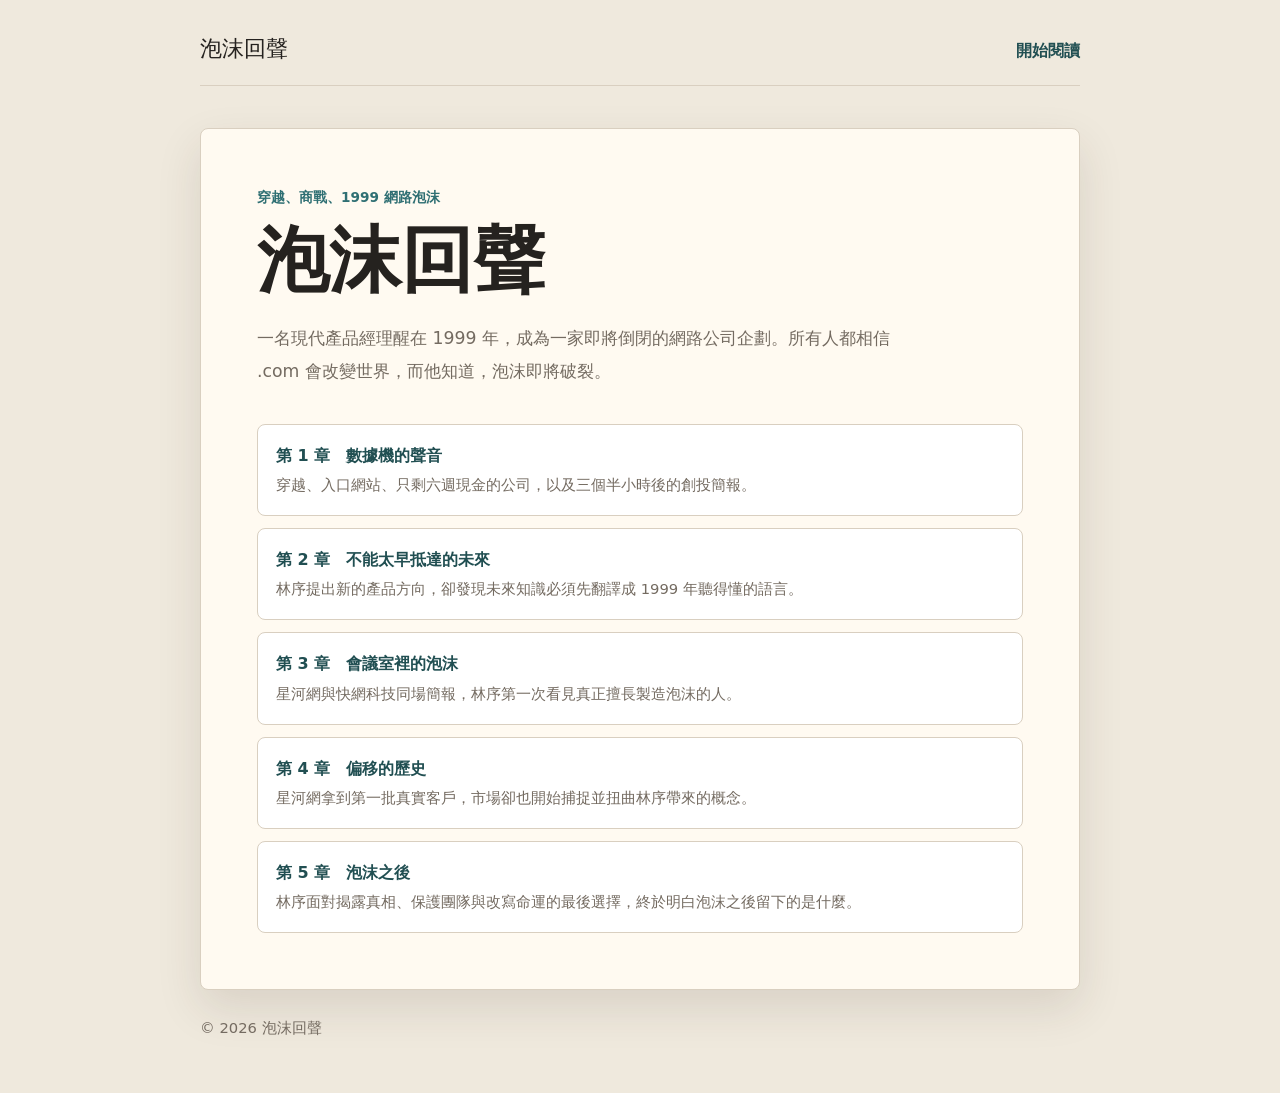
<file: index.html>
<!doctype html>
<html lang="zh-Hant">
  <head>
    <meta charset="utf-8" />
    <meta name="viewport" content="width=device-width, initial-scale=1" />
    <title>泡沫回聲</title>
    <link rel="stylesheet" href="site.css" />
  </head>
  <body>
    <header class="site-header">
      <div class="brand">
        <p class="brand-title">泡沫回聲</p>
        <a class="nav-link" href="chapter-01.html">開始閱讀</a>
      </div>
    </header>

    <main class="hero">
      <p class="eyebrow">穿越、商戰、1999 網路泡沫</p>
      <h1>泡沫回聲</h1>
      <p class="subtitle">
        一名現代產品經理醒在 1999 年，成為一家即將倒閉的網路公司企劃。所有人都相信
        .com 會改變世界，而他知道，泡沫即將破裂。
      </p>

      <section class="chapter-list" aria-label="章節列表">
        <a class="chapter-card" href="chapter-01.html">
          第 1 章　數據機的聲音
          <span>穿越、入口網站、只剩六週現金的公司，以及三個半小時後的創投簡報。</span>
        </a>
        <a class="chapter-card" href="chapter-02.html">
          第 2 章　不能太早抵達的未來
          <span>林序提出新的產品方向，卻發現未來知識必須先翻譯成 1999 年聽得懂的語言。</span>
        </a>
        <a class="chapter-card" href="chapter-03.html">
          第 3 章　會議室裡的泡沫
          <span>星河網與快網科技同場簡報，林序第一次看見真正擅長製造泡沫的人。</span>
        </a>
        <a class="chapter-card" href="chapter-04.html">
          第 4 章　偏移的歷史
          <span>星河網拿到第一批真實客戶，市場卻也開始捕捉並扭曲林序帶來的概念。</span>
        </a>
        <a class="chapter-card" href="chapter-05.html">
          第 5 章　泡沫之後
          <span>林序面對揭露真相、保護團隊與改寫命運的最後選擇，終於明白泡沫之後留下的是什麼。</span>
        </a>
      </section>
    </main>

    <footer class="site-footer">
      <p>© 2026 泡沫回聲</p>
    </footer>
  </body>
</html>
</file>
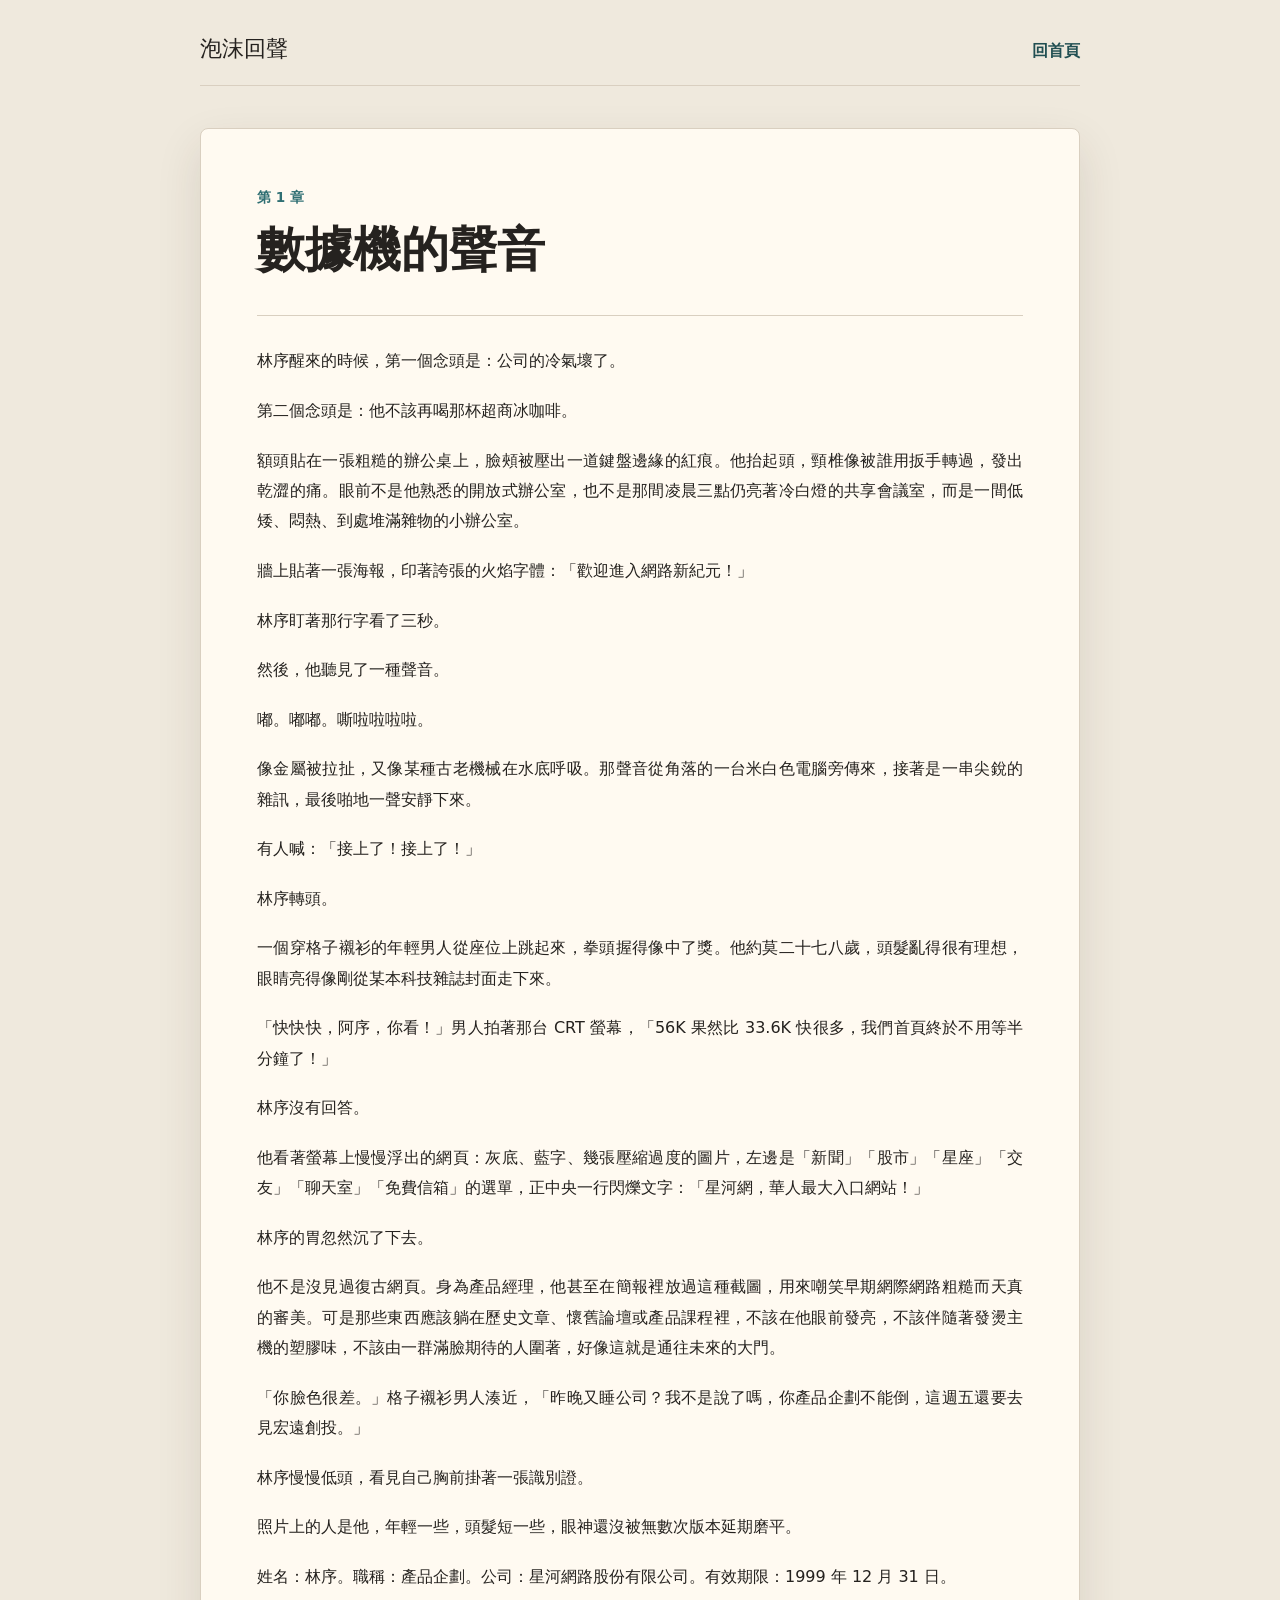
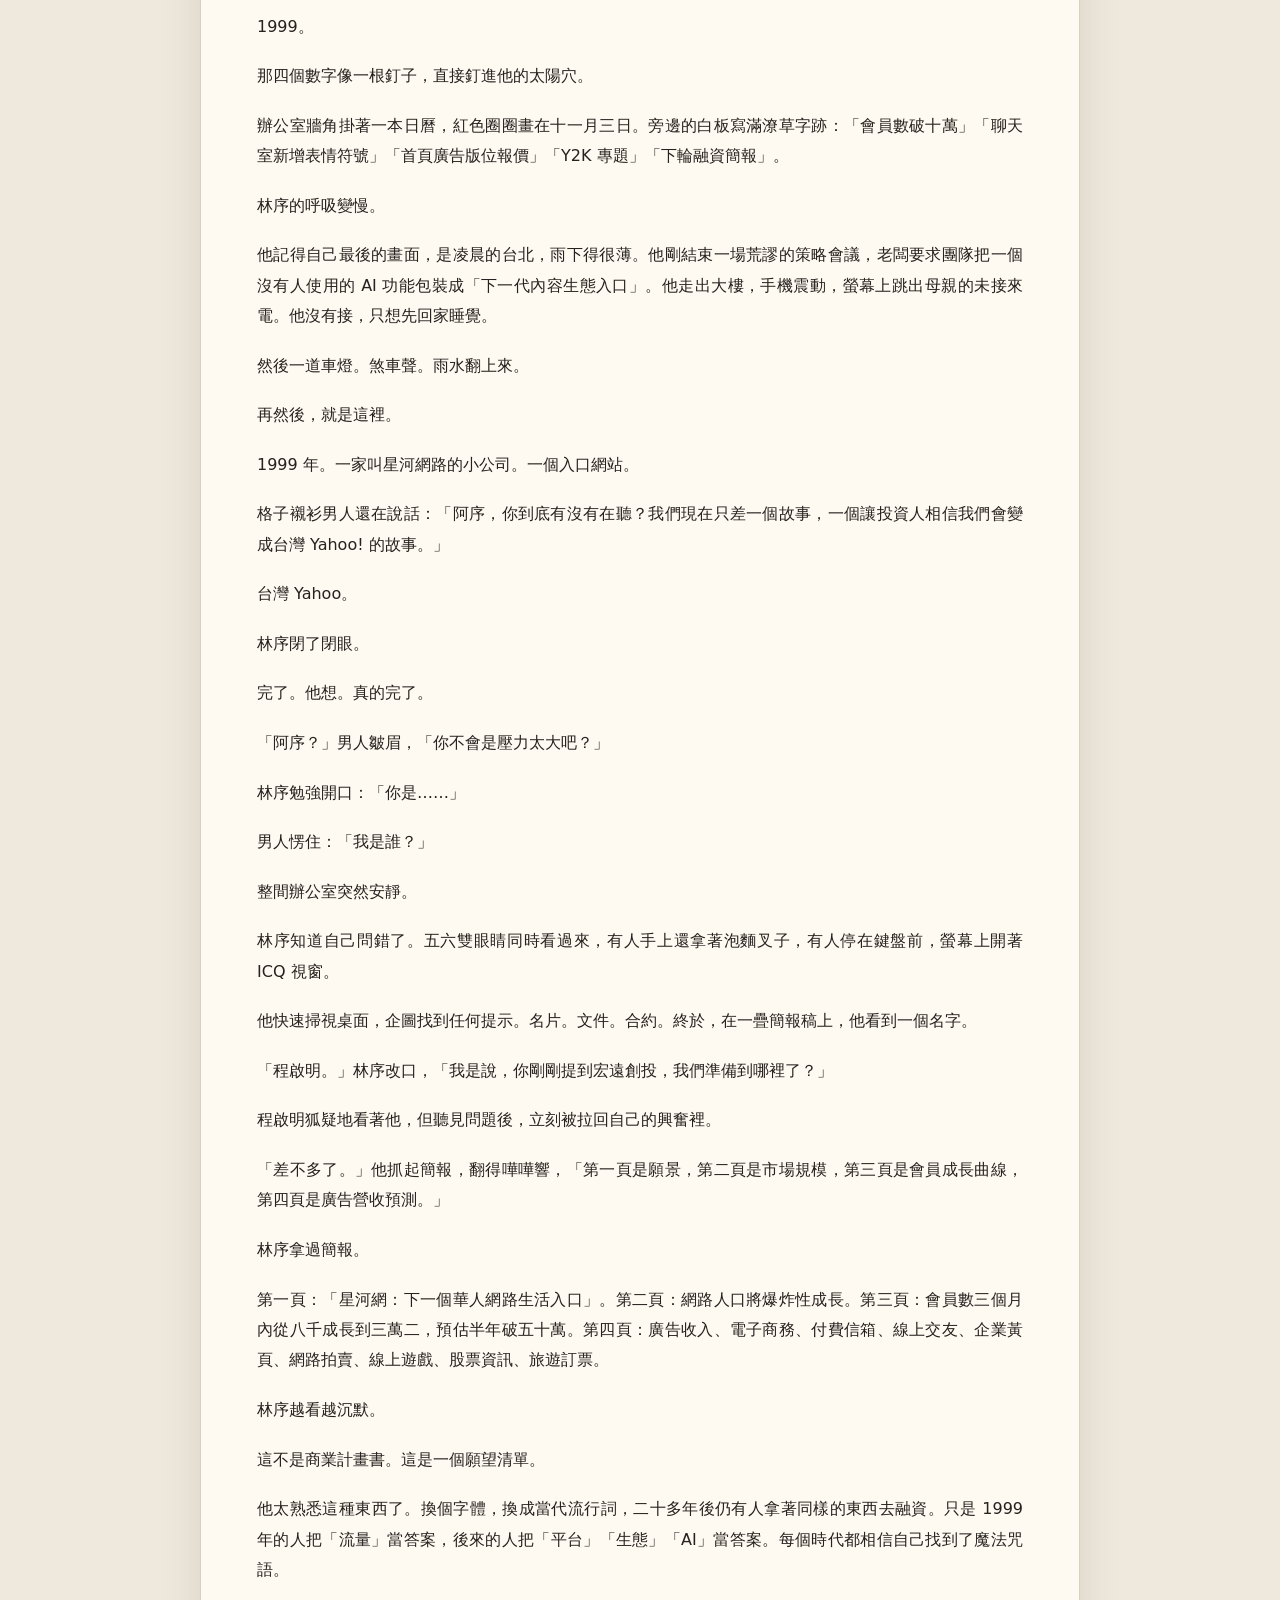
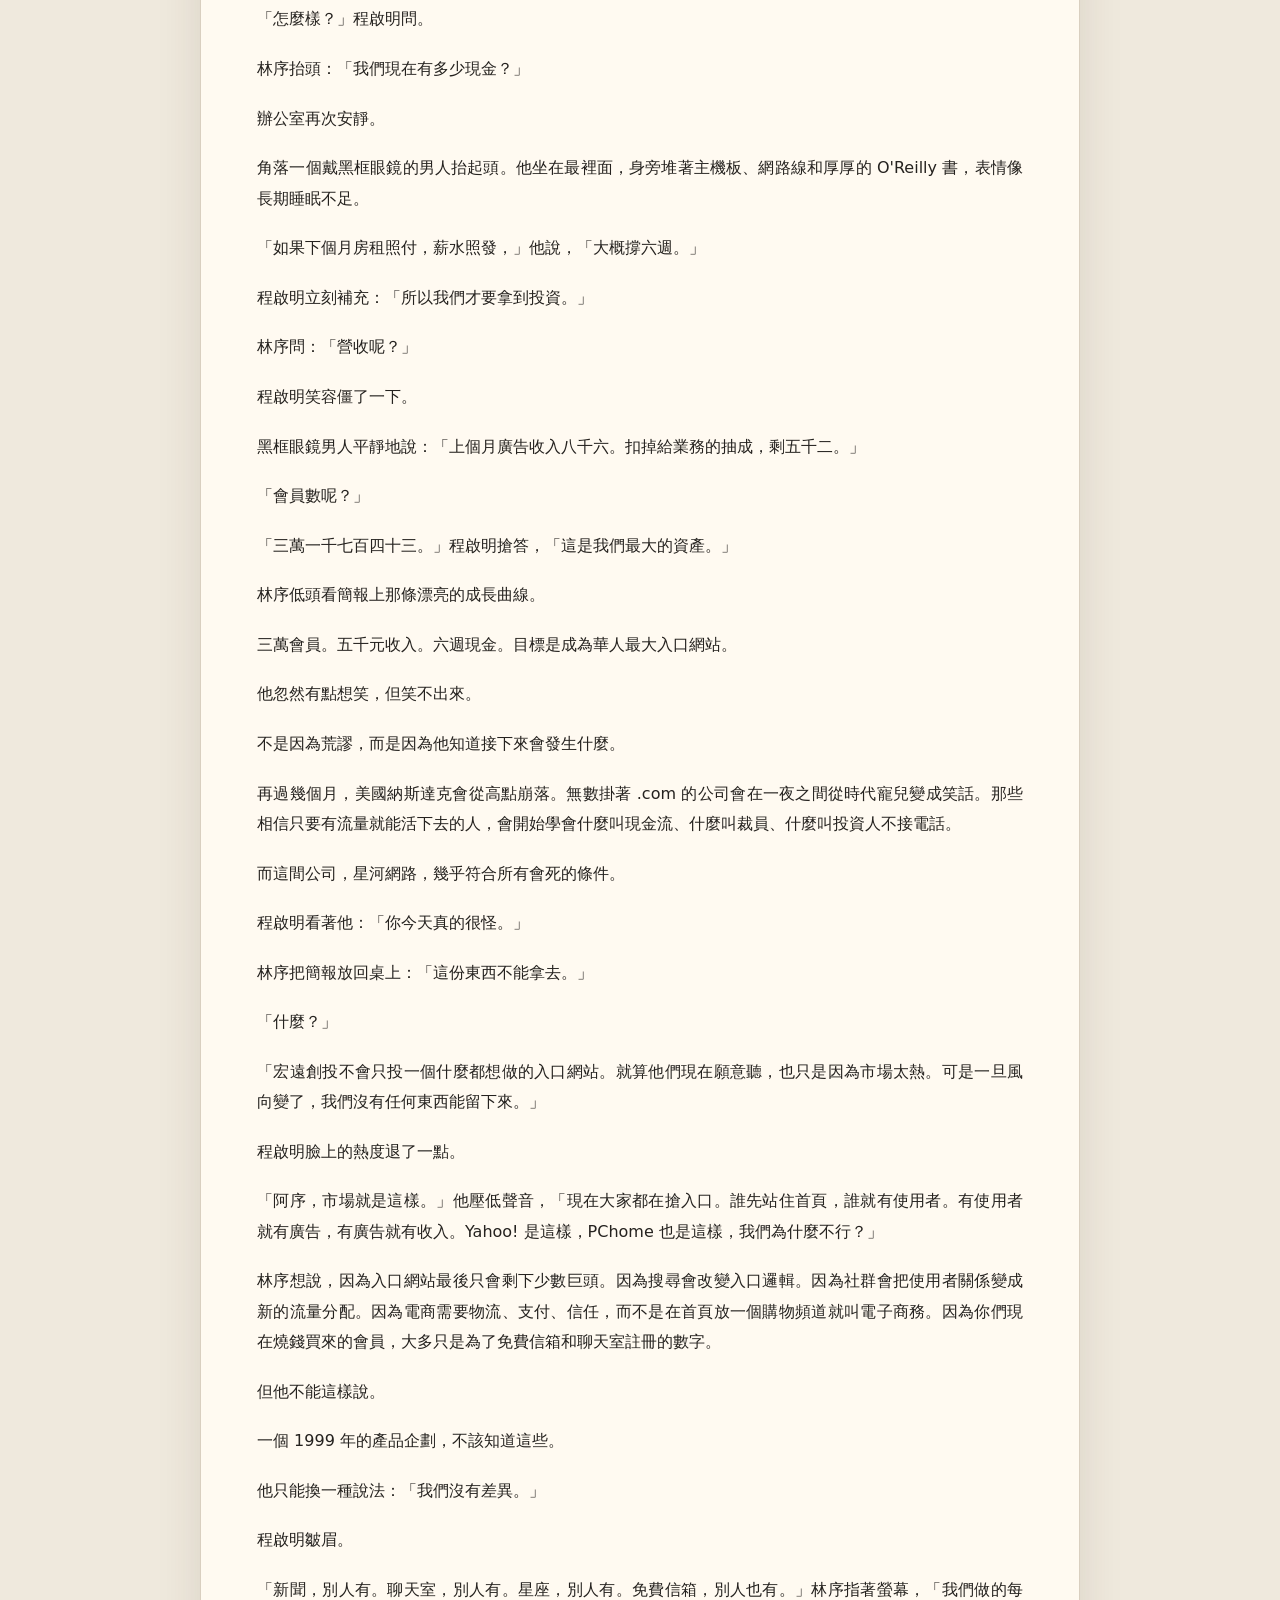
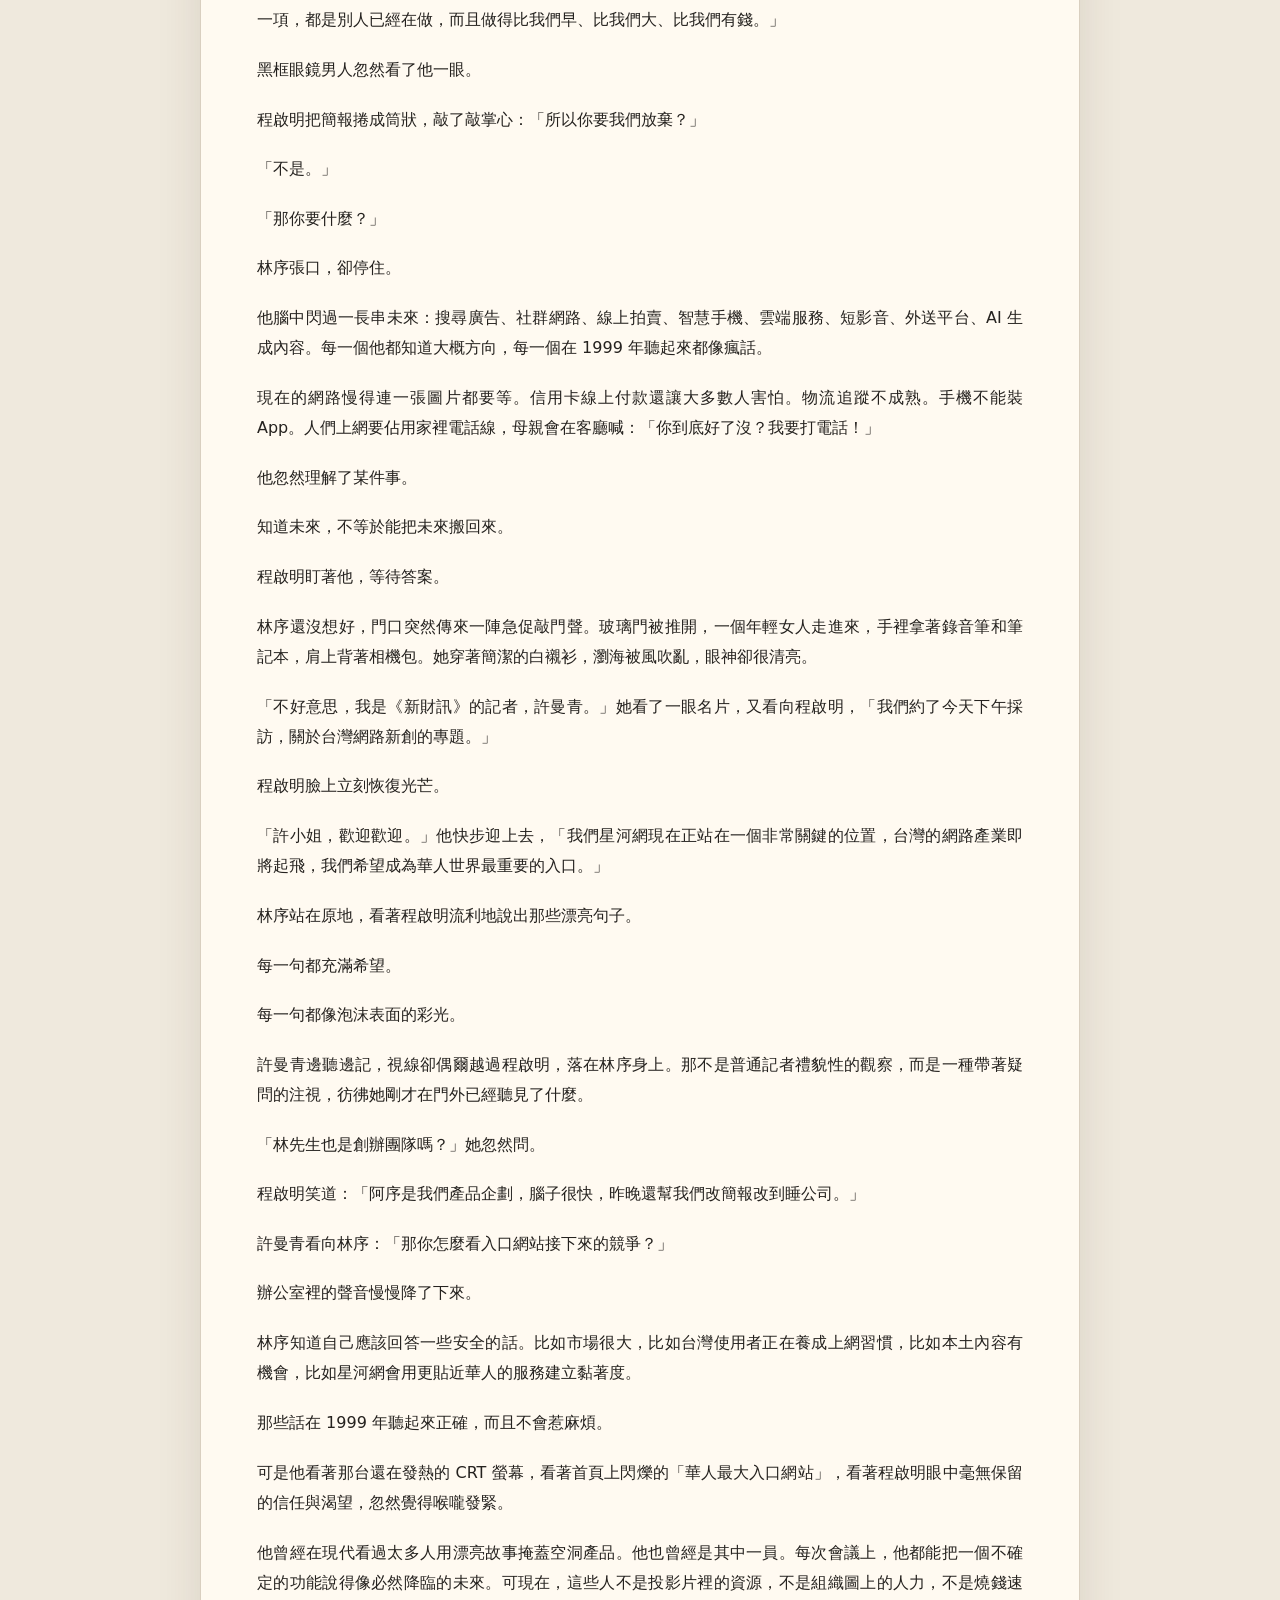
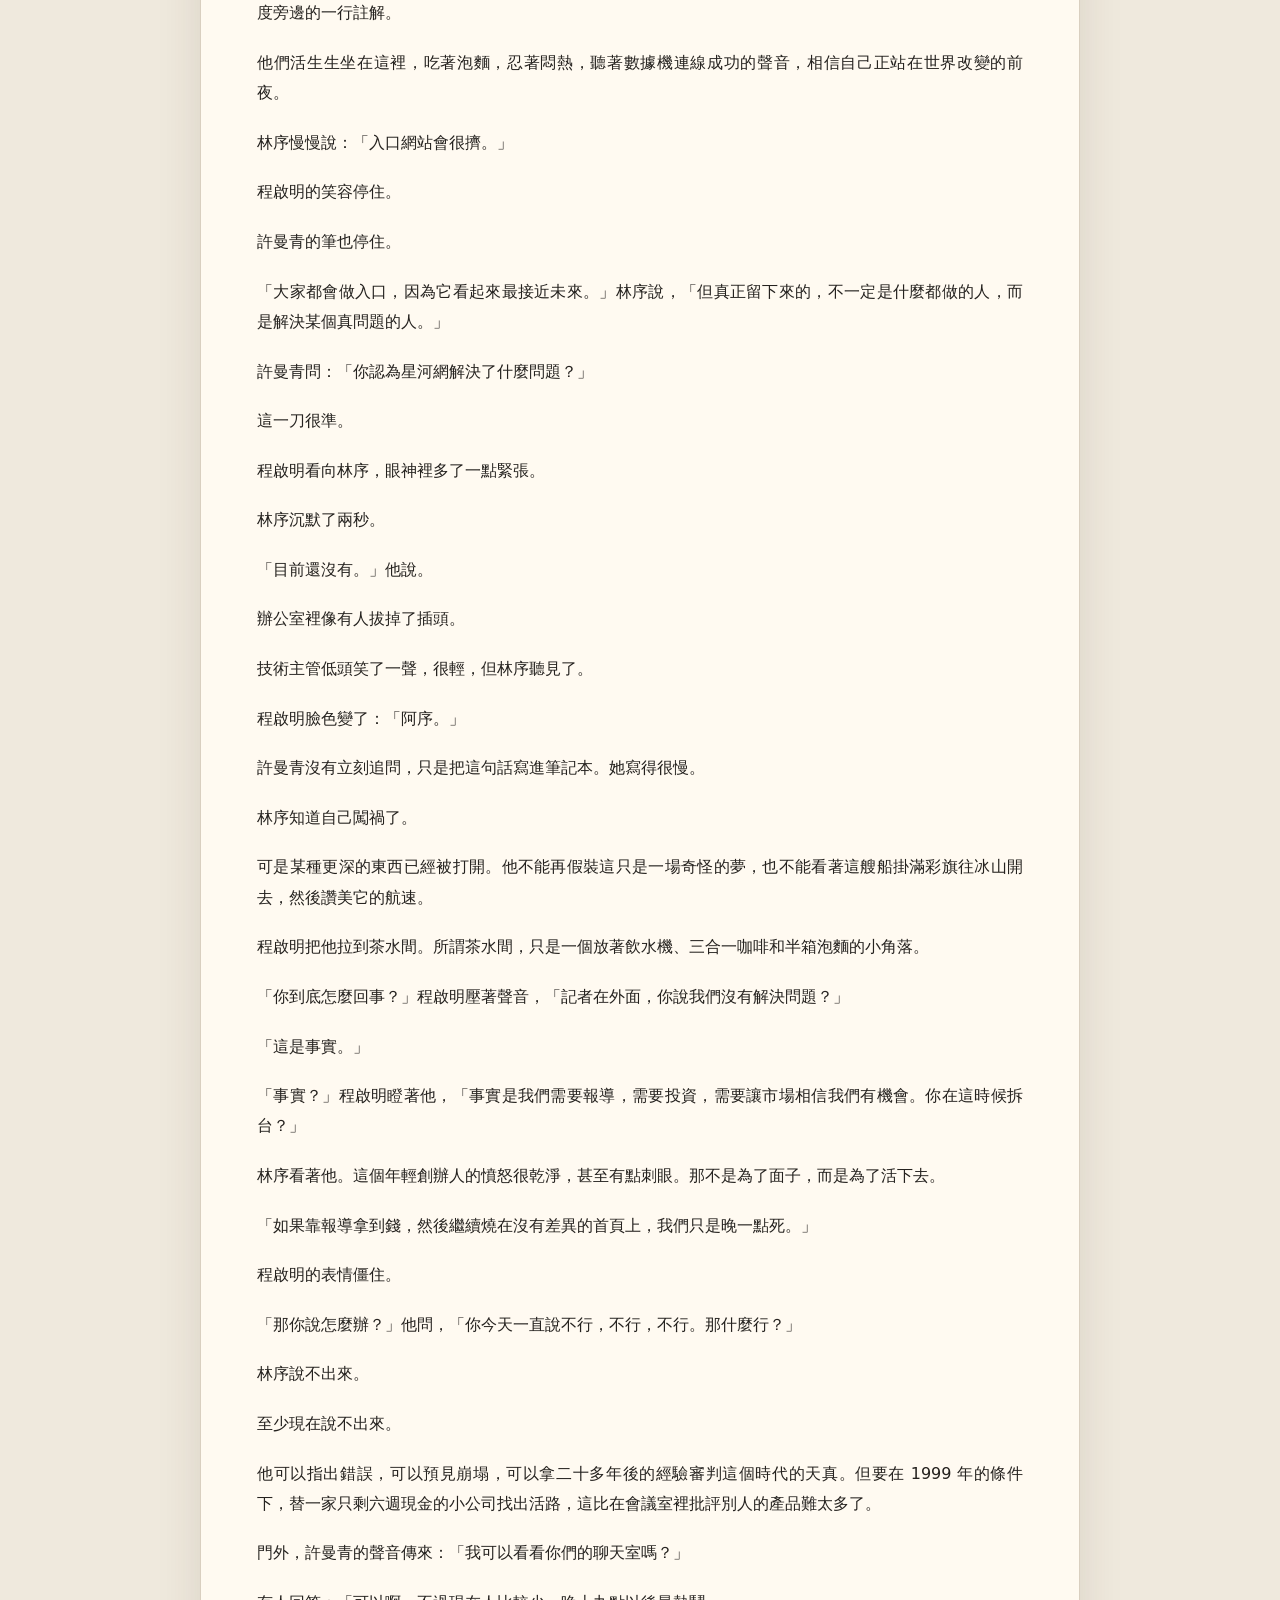
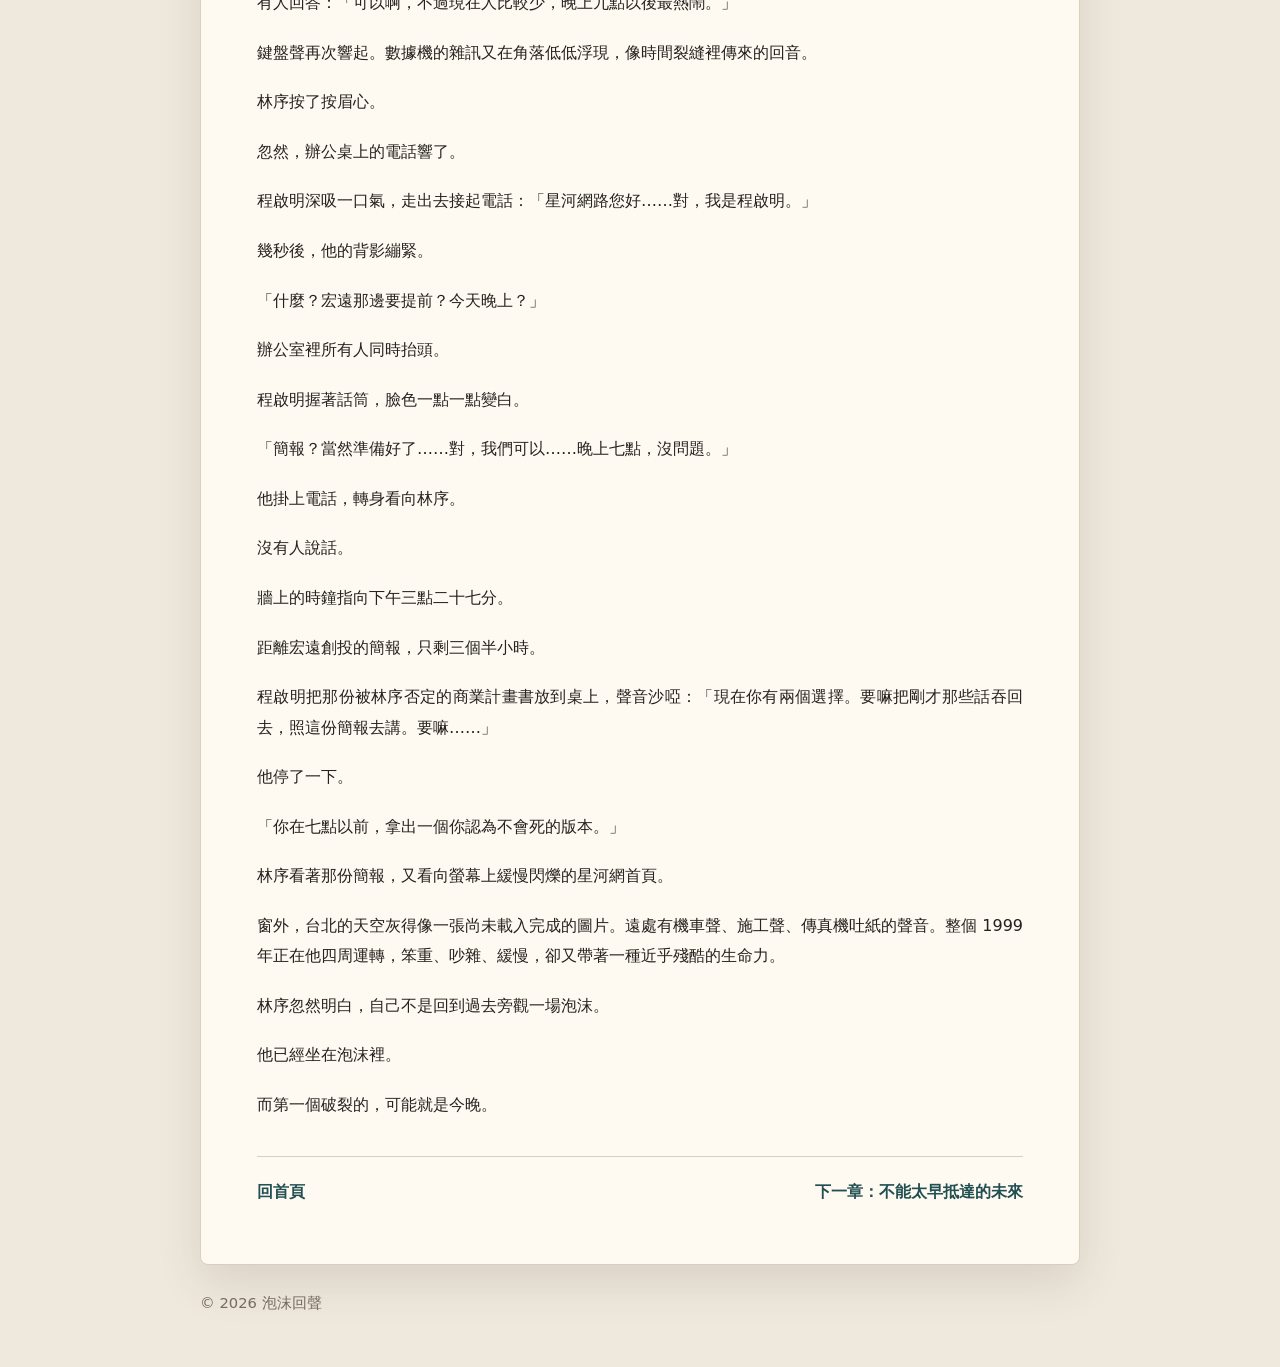
<file: chapter-01.html>
<!doctype html>
<html lang="zh-Hant">
  <head>
    <meta charset="utf-8" />
    <meta name="viewport" content="width=device-width, initial-scale=1" />
    <title>第 1 章　數據機的聲音｜泡沫回聲</title>
    <link rel="stylesheet" href="site.css" />
  </head>
  <body>
    <header class="site-header">
      <div class="brand">
        <p class="brand-title">泡沫回聲</p>
        <a class="nav-link" href="index.html">回首頁</a>
      </div>
    </header>

    <main class="reader">
      <div class="reader-title">
        <p class="eyebrow">第 1 章</p>
        <h2>數據機的聲音</h2>
      </div>

      <article class="chapter-body">
        <p>林序醒來的時候，第一個念頭是：公司的冷氣壞了。</p>
        <p>第二個念頭是：他不該再喝那杯超商冰咖啡。</p>
        <p>額頭貼在一張粗糙的辦公桌上，臉頰被壓出一道鍵盤邊緣的紅痕。他抬起頭，頸椎像被誰用扳手轉過，發出乾澀的痛。眼前不是他熟悉的開放式辦公室，也不是那間凌晨三點仍亮著冷白燈的共享會議室，而是一間低矮、悶熱、到處堆滿雜物的小辦公室。</p>
        <p>牆上貼著一張海報，印著誇張的火焰字體：「歡迎進入網路新紀元！」</p>
        <p>林序盯著那行字看了三秒。</p>
        <p>然後，他聽見了一種聲音。</p>
        <p>嘟。嘟嘟。嘶啦啦啦啦。</p>
        <p>像金屬被拉扯，又像某種古老機械在水底呼吸。那聲音從角落的一台米白色電腦旁傳來，接著是一串尖銳的雜訊，最後啪地一聲安靜下來。</p>
        <p>有人喊：「接上了！接上了！」</p>
        <p>林序轉頭。</p>
        <p>一個穿格子襯衫的年輕男人從座位上跳起來，拳頭握得像中了獎。他約莫二十七八歲，頭髮亂得很有理想，眼睛亮得像剛從某本科技雜誌封面走下來。</p>
        <p>「快快快，阿序，你看！」男人拍著那台 CRT 螢幕，「56K 果然比 33.6K 快很多，我們首頁終於不用等半分鐘了！」</p>
        <p>林序沒有回答。</p>
        <p>他看著螢幕上慢慢浮出的網頁：灰底、藍字、幾張壓縮過度的圖片，左邊是「新聞」「股市」「星座」「交友」「聊天室」「免費信箱」的選單，正中央一行閃爍文字：「星河網，華人最大入口網站！」</p>
        <p>林序的胃忽然沉了下去。</p>
        <p>他不是沒見過復古網頁。身為產品經理，他甚至在簡報裡放過這種截圖，用來嘲笑早期網際網路粗糙而天真的審美。可是那些東西應該躺在歷史文章、懷舊論壇或產品課程裡，不該在他眼前發亮，不該伴隨著發燙主機的塑膠味，不該由一群滿臉期待的人圍著，好像這就是通往未來的大門。</p>
        <p>「你臉色很差。」格子襯衫男人湊近，「昨晚又睡公司？我不是說了嗎，你產品企劃不能倒，這週五還要去見宏遠創投。」</p>
        <p>林序慢慢低頭，看見自己胸前掛著一張識別證。</p>
        <p>照片上的人是他，年輕一些，頭髮短一些，眼神還沒被無數次版本延期磨平。</p>
        <p>姓名：林序。職稱：產品企劃。公司：星河網路股份有限公司。有效期限：1999 年 12 月 31 日。</p>
        <p>1999。</p>
        <p>那四個數字像一根釘子，直接釘進他的太陽穴。</p>
        <p>辦公室牆角掛著一本日曆，紅色圈圈畫在十一月三日。旁邊的白板寫滿潦草字跡：「會員數破十萬」「聊天室新增表情符號」「首頁廣告版位報價」「Y2K 專題」「下輪融資簡報」。</p>
        <p>林序的呼吸變慢。</p>
        <p>他記得自己最後的畫面，是凌晨的台北，雨下得很薄。他剛結束一場荒謬的策略會議，老闆要求團隊把一個沒有人使用的 AI 功能包裝成「下一代內容生態入口」。他走出大樓，手機震動，螢幕上跳出母親的未接來電。他沒有接，只想先回家睡覺。</p>
        <p>然後一道車燈。煞車聲。雨水翻上來。</p>
        <p>再然後，就是這裡。</p>
        <p>1999 年。一家叫星河網路的小公司。一個入口網站。</p>
        <p>格子襯衫男人還在說話：「阿序，你到底有沒有在聽？我們現在只差一個故事，一個讓投資人相信我們會變成台灣 Yahoo! 的故事。」</p>
        <p>台灣 Yahoo。</p>
        <p>林序閉了閉眼。</p>
        <p>完了。他想。真的完了。</p>
        <p>「阿序？」男人皺眉，「你不會是壓力太大吧？」</p>
        <p>林序勉強開口：「你是……」</p>
        <p>男人愣住：「我是誰？」</p>
        <p>整間辦公室突然安靜。</p>
        <p>林序知道自己問錯了。五六雙眼睛同時看過來，有人手上還拿著泡麵叉子，有人停在鍵盤前，螢幕上開著 ICQ 視窗。</p>
        <p>他快速掃視桌面，企圖找到任何提示。名片。文件。合約。終於，在一疊簡報稿上，他看到一個名字。</p>
        <p>「程啟明。」林序改口，「我是說，你剛剛提到宏遠創投，我們準備到哪裡了？」</p>
        <p>程啟明狐疑地看著他，但聽見問題後，立刻被拉回自己的興奮裡。</p>
        <p>「差不多了。」他抓起簡報，翻得嘩嘩響，「第一頁是願景，第二頁是市場規模，第三頁是會員成長曲線，第四頁是廣告營收預測。」</p>
        <p>林序拿過簡報。</p>
        <p>第一頁：「星河網：下一個華人網路生活入口」。第二頁：網路人口將爆炸性成長。第三頁：會員數三個月內從八千成長到三萬二，預估半年破五十萬。第四頁：廣告收入、電子商務、付費信箱、線上交友、企業黃頁、網路拍賣、線上遊戲、股票資訊、旅遊訂票。</p>
        <p>林序越看越沉默。</p>
        <p>這不是商業計畫書。這是一個願望清單。</p>
        <p>他太熟悉這種東西了。換個字體，換成當代流行詞，二十多年後仍有人拿著同樣的東西去融資。只是 1999 年的人把「流量」當答案，後來的人把「平台」「生態」「AI」當答案。每個時代都相信自己找到了魔法咒語。</p>
        <p>「怎麼樣？」程啟明問。</p>
        <p>林序抬頭：「我們現在有多少現金？」</p>
        <p>辦公室再次安靜。</p>
        <p>角落一個戴黑框眼鏡的男人抬起頭。他坐在最裡面，身旁堆著主機板、網路線和厚厚的 O'Reilly 書，表情像長期睡眠不足。</p>
        <p>「如果下個月房租照付，薪水照發，」他說，「大概撐六週。」</p>
        <p>程啟明立刻補充：「所以我們才要拿到投資。」</p>
        <p>林序問：「營收呢？」</p>
        <p>程啟明笑容僵了一下。</p>
        <p>黑框眼鏡男人平靜地說：「上個月廣告收入八千六。扣掉給業務的抽成，剩五千二。」</p>
        <p>「會員數呢？」</p>
        <p>「三萬一千七百四十三。」程啟明搶答，「這是我們最大的資產。」</p>
        <p>林序低頭看簡報上那條漂亮的成長曲線。</p>
        <p>三萬會員。五千元收入。六週現金。目標是成為華人最大入口網站。</p>
        <p>他忽然有點想笑，但笑不出來。</p>
        <p>不是因為荒謬，而是因為他知道接下來會發生什麼。</p>
        <p>再過幾個月，美國納斯達克會從高點崩落。無數掛著 .com 的公司會在一夜之間從時代寵兒變成笑話。那些相信只要有流量就能活下去的人，會開始學會什麼叫現金流、什麼叫裁員、什麼叫投資人不接電話。</p>
        <p>而這間公司，星河網路，幾乎符合所有會死的條件。</p>
        <p>程啟明看著他：「你今天真的很怪。」</p>
        <p>林序把簡報放回桌上：「這份東西不能拿去。」</p>
        <p>「什麼？」</p>
        <p>「宏遠創投不會只投一個什麼都想做的入口網站。就算他們現在願意聽，也只是因為市場太熱。可是一旦風向變了，我們沒有任何東西能留下來。」</p>
        <p>程啟明臉上的熱度退了一點。</p>
        <p>「阿序，市場就是這樣。」他壓低聲音，「現在大家都在搶入口。誰先站住首頁，誰就有使用者。有使用者就有廣告，有廣告就有收入。Yahoo! 是這樣，PChome 也是這樣，我們為什麼不行？」</p>
        <p>林序想說，因為入口網站最後只會剩下少數巨頭。因為搜尋會改變入口邏輯。因為社群會把使用者關係變成新的流量分配。因為電商需要物流、支付、信任，而不是在首頁放一個購物頻道就叫電子商務。因為你們現在燒錢買來的會員，大多只是為了免費信箱和聊天室註冊的數字。</p>
        <p>但他不能這樣說。</p>
        <p>一個 1999 年的產品企劃，不該知道這些。</p>
        <p>他只能換一種說法：「我們沒有差異。」</p>
        <p>程啟明皺眉。</p>
        <p>「新聞，別人有。聊天室，別人有。星座，別人有。免費信箱，別人也有。」林序指著螢幕，「我們做的每一項，都是別人已經在做，而且做得比我們早、比我們大、比我們有錢。」</p>
        <p>黑框眼鏡男人忽然看了他一眼。</p>
        <p>程啟明把簡報捲成筒狀，敲了敲掌心：「所以你要我們放棄？」</p>
        <p>「不是。」</p>
        <p>「那你要什麼？」</p>
        <p>林序張口，卻停住。</p>
        <p>他腦中閃過一長串未來：搜尋廣告、社群網路、線上拍賣、智慧手機、雲端服務、短影音、外送平台、AI 生成內容。每一個他都知道大概方向，每一個在 1999 年聽起來都像瘋話。</p>
        <p>現在的網路慢得連一張圖片都要等。信用卡線上付款還讓大多數人害怕。物流追蹤不成熟。手機不能裝 App。人們上網要佔用家裡電話線，母親會在客廳喊：「你到底好了沒？我要打電話！」</p>
        <p>他忽然理解了某件事。</p>
        <p>知道未來，不等於能把未來搬回來。</p>
        <p>程啟明盯著他，等待答案。</p>
        <p>林序還沒想好，門口突然傳來一陣急促敲門聲。玻璃門被推開，一個年輕女人走進來，手裡拿著錄音筆和筆記本，肩上背著相機包。她穿著簡潔的白襯衫，瀏海被風吹亂，眼神卻很清亮。</p>
        <p>「不好意思，我是《新財訊》的記者，許曼青。」她看了一眼名片，又看向程啟明，「我們約了今天下午採訪，關於台灣網路新創的專題。」</p>
        <p>程啟明臉上立刻恢復光芒。</p>
        <p>「許小姐，歡迎歡迎。」他快步迎上去，「我們星河網現在正站在一個非常關鍵的位置，台灣的網路產業即將起飛，我們希望成為華人世界最重要的入口。」</p>
        <p>林序站在原地，看著程啟明流利地說出那些漂亮句子。</p>
        <p>每一句都充滿希望。</p>
        <p>每一句都像泡沫表面的彩光。</p>
        <p>許曼青邊聽邊記，視線卻偶爾越過程啟明，落在林序身上。那不是普通記者禮貌性的觀察，而是一種帶著疑問的注視，彷彿她剛才在門外已經聽見了什麼。</p>
        <p>「林先生也是創辦團隊嗎？」她忽然問。</p>
        <p>程啟明笑道：「阿序是我們產品企劃，腦子很快，昨晚還幫我們改簡報改到睡公司。」</p>
        <p>許曼青看向林序：「那你怎麼看入口網站接下來的競爭？」</p>
        <p>辦公室裡的聲音慢慢降了下來。</p>
        <p>林序知道自己應該回答一些安全的話。比如市場很大，比如台灣使用者正在養成上網習慣，比如本土內容有機會，比如星河網會用更貼近華人的服務建立黏著度。</p>
        <p>那些話在 1999 年聽起來正確，而且不會惹麻煩。</p>
        <p>可是他看著那台還在發熱的 CRT 螢幕，看著首頁上閃爍的「華人最大入口網站」，看著程啟明眼中毫無保留的信任與渴望，忽然覺得喉嚨發緊。</p>
        <p>他曾經在現代看過太多人用漂亮故事掩蓋空洞產品。他也曾經是其中一員。每次會議上，他都能把一個不確定的功能說得像必然降臨的未來。可現在，這些人不是投影片裡的資源，不是組織圖上的人力，不是燒錢速度旁邊的一行註解。</p>
        <p>他們活生生坐在這裡，吃著泡麵，忍著悶熱，聽著數據機連線成功的聲音，相信自己正站在世界改變的前夜。</p>
        <p>林序慢慢說：「入口網站會很擠。」</p>
        <p>程啟明的笑容停住。</p>
        <p>許曼青的筆也停住。</p>
        <p>「大家都會做入口，因為它看起來最接近未來。」林序說，「但真正留下來的，不一定是什麼都做的人，而是解決某個真問題的人。」</p>
        <p>許曼青問：「你認為星河網解決了什麼問題？」</p>
        <p>這一刀很準。</p>
        <p>程啟明看向林序，眼神裡多了一點緊張。</p>
        <p>林序沉默了兩秒。</p>
        <p>「目前還沒有。」他說。</p>
        <p>辦公室裡像有人拔掉了插頭。</p>
        <p>技術主管低頭笑了一聲，很輕，但林序聽見了。</p>
        <p>程啟明臉色變了：「阿序。」</p>
        <p>許曼青沒有立刻追問，只是把這句話寫進筆記本。她寫得很慢。</p>
        <p>林序知道自己闖禍了。</p>
        <p>可是某種更深的東西已經被打開。他不能再假裝這只是一場奇怪的夢，也不能看著這艘船掛滿彩旗往冰山開去，然後讚美它的航速。</p>
        <p>程啟明把他拉到茶水間。所謂茶水間，只是一個放著飲水機、三合一咖啡和半箱泡麵的小角落。</p>
        <p>「你到底怎麼回事？」程啟明壓著聲音，「記者在外面，你說我們沒有解決問題？」</p>
        <p>「這是事實。」</p>
        <p>「事實？」程啟明瞪著他，「事實是我們需要報導，需要投資，需要讓市場相信我們有機會。你在這時候拆台？」</p>
        <p>林序看著他。這個年輕創辦人的憤怒很乾淨，甚至有點刺眼。那不是為了面子，而是為了活下去。</p>
        <p>「如果靠報導拿到錢，然後繼續燒在沒有差異的首頁上，我們只是晚一點死。」</p>
        <p>程啟明的表情僵住。</p>
        <p>「那你說怎麼辦？」他問，「你今天一直說不行，不行，不行。那什麼行？」</p>
        <p>林序說不出來。</p>
        <p>至少現在說不出來。</p>
        <p>他可以指出錯誤，可以預見崩塌，可以拿二十多年後的經驗審判這個時代的天真。但要在 1999 年的條件下，替一家只剩六週現金的小公司找出活路，這比在會議室裡批評別人的產品難太多了。</p>
        <p>門外，許曼青的聲音傳來：「我可以看看你們的聊天室嗎？」</p>
        <p>有人回答：「可以啊，不過現在人比較少，晚上九點以後最熱鬧。」</p>
        <p>鍵盤聲再次響起。數據機的雜訊又在角落低低浮現，像時間裂縫裡傳來的回音。</p>
        <p>林序按了按眉心。</p>
        <p>忽然，辦公桌上的電話響了。</p>
        <p>程啟明深吸一口氣，走出去接起電話：「星河網路您好……對，我是程啟明。」</p>
        <p>幾秒後，他的背影繃緊。</p>
        <p>「什麼？宏遠那邊要提前？今天晚上？」</p>
        <p>辦公室裡所有人同時抬頭。</p>
        <p>程啟明握著話筒，臉色一點一點變白。</p>
        <p>「簡報？當然準備好了……對，我們可以……晚上七點，沒問題。」</p>
        <p>他掛上電話，轉身看向林序。</p>
        <p>沒有人說話。</p>
        <p>牆上的時鐘指向下午三點二十七分。</p>
        <p>距離宏遠創投的簡報，只剩三個半小時。</p>
        <p>程啟明把那份被林序否定的商業計畫書放到桌上，聲音沙啞：「現在你有兩個選擇。要嘛把剛才那些話吞回去，照這份簡報去講。要嘛……」</p>
        <p>他停了一下。</p>
        <p>「你在七點以前，拿出一個你認為不會死的版本。」</p>
        <p>林序看著那份簡報，又看向螢幕上緩慢閃爍的星河網首頁。</p>
        <p>窗外，台北的天空灰得像一張尚未載入完成的圖片。遠處有機車聲、施工聲、傳真機吐紙的聲音。整個 1999 年正在他四周運轉，笨重、吵雜、緩慢，卻又帶著一種近乎殘酷的生命力。</p>
        <p>林序忽然明白，自己不是回到過去旁觀一場泡沫。</p>
        <p>他已經坐在泡沫裡。</p>
        <p>而第一個破裂的，可能就是今晚。</p>
      </article>

      <nav class="reader-nav" aria-label="章節導覽">
        <a href="index.html">回首頁</a>
        <a href="chapter-02.html">下一章：不能太早抵達的未來</a>
      </nav>
    </main>

    <footer class="site-footer">
      <p>© 2026 泡沫回聲</p>
    </footer>
  </body>
</html>
</file>
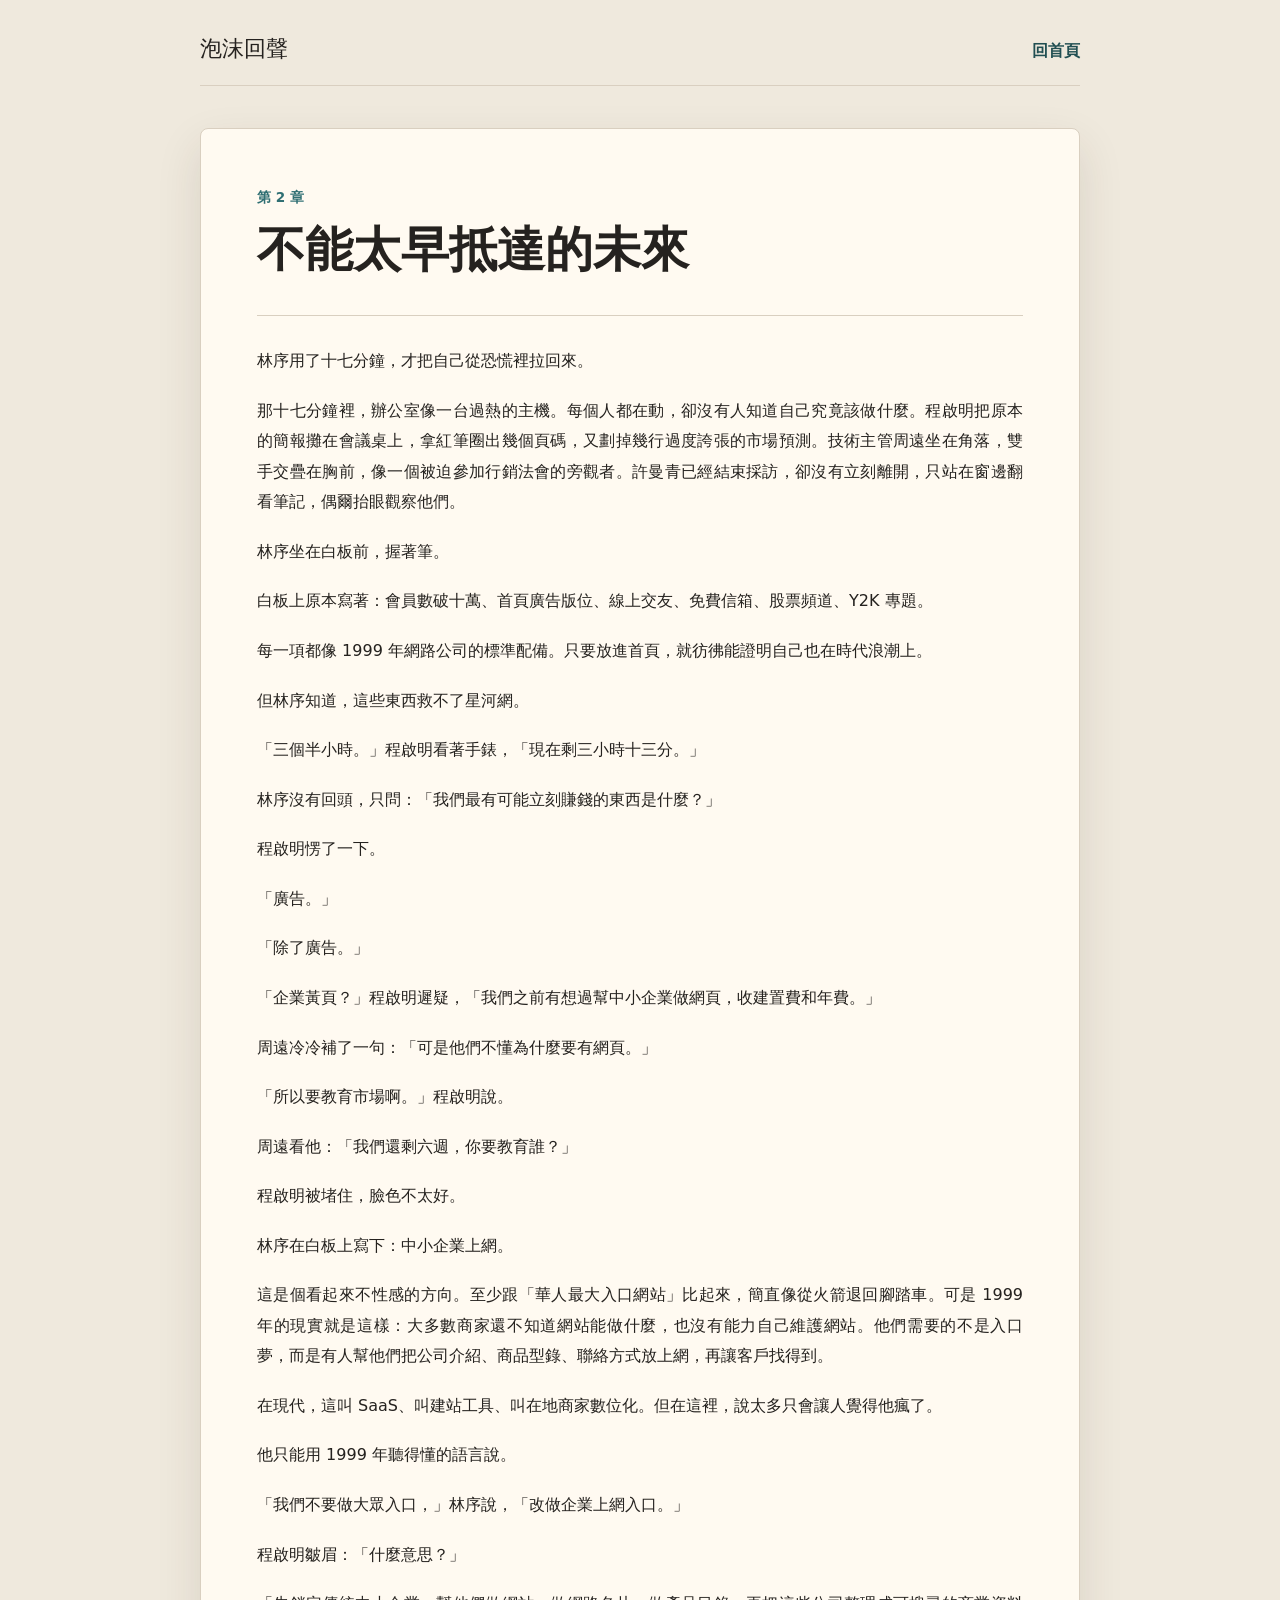
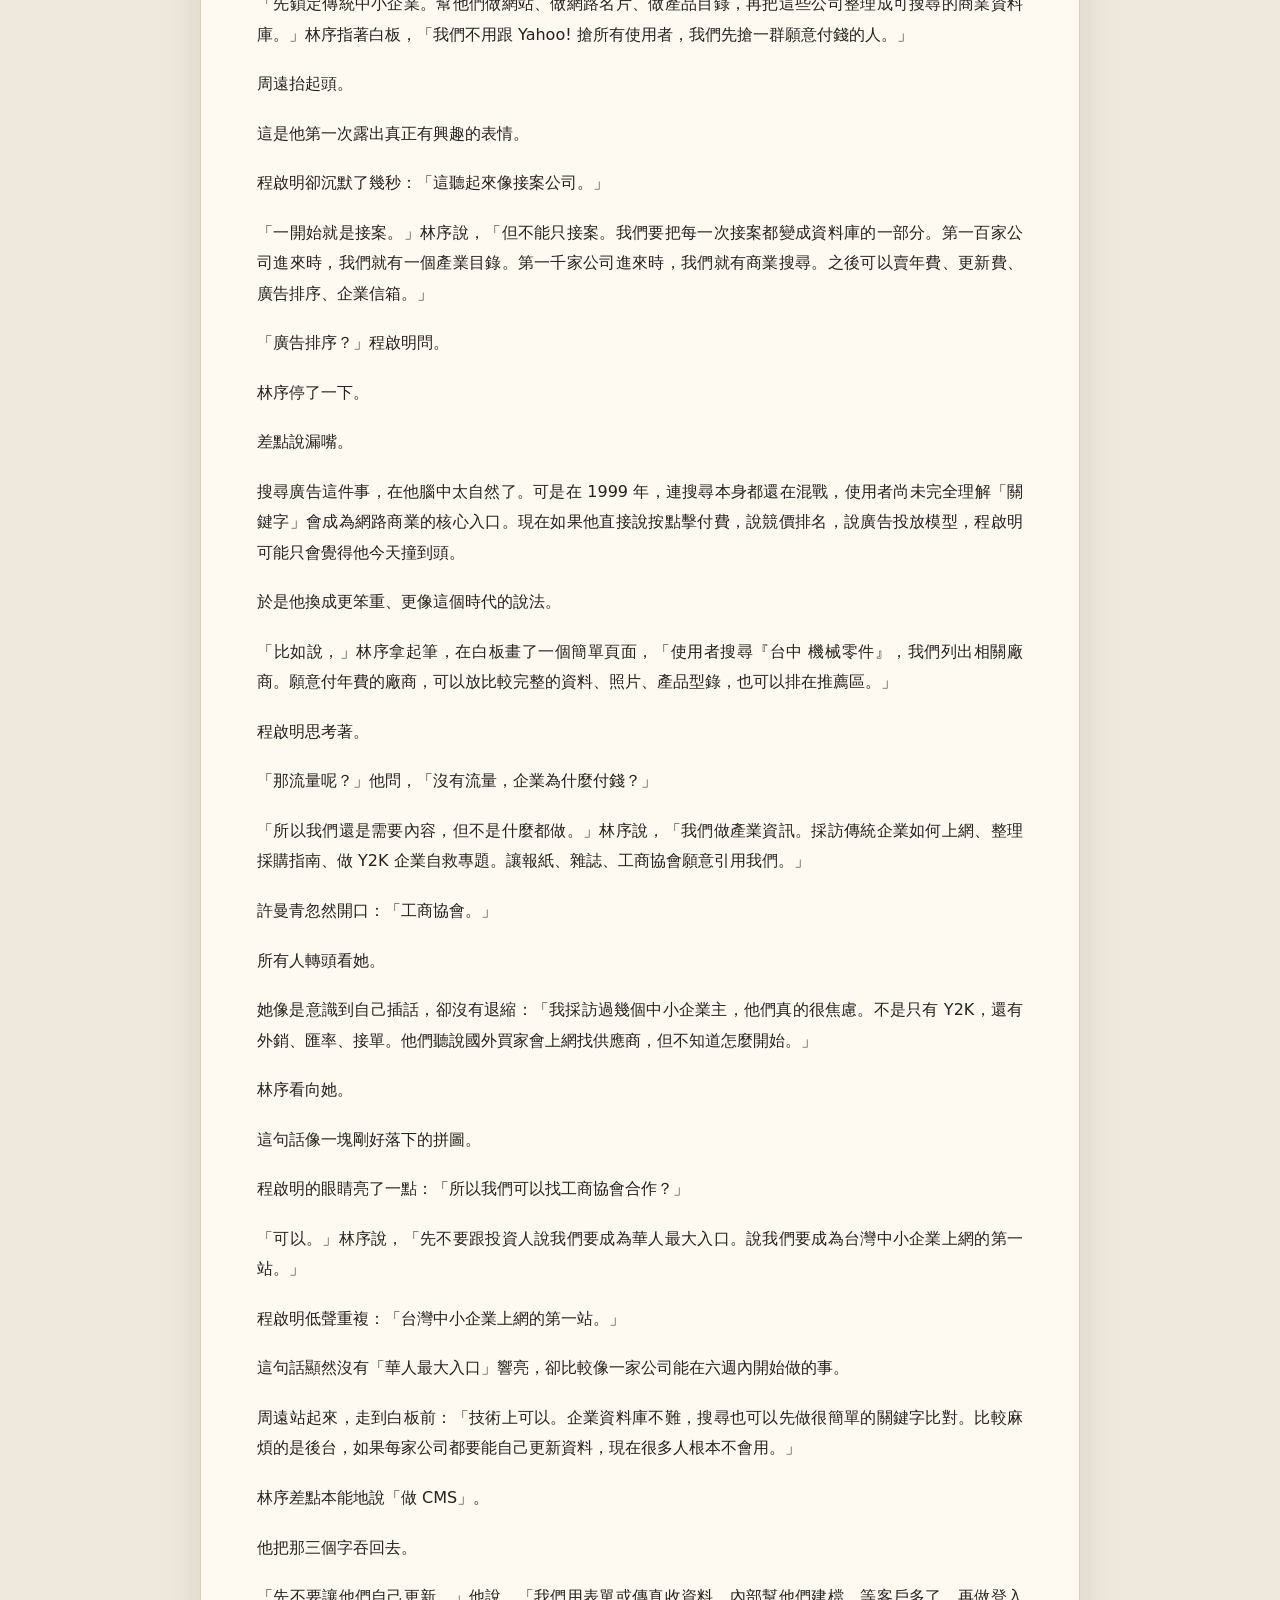
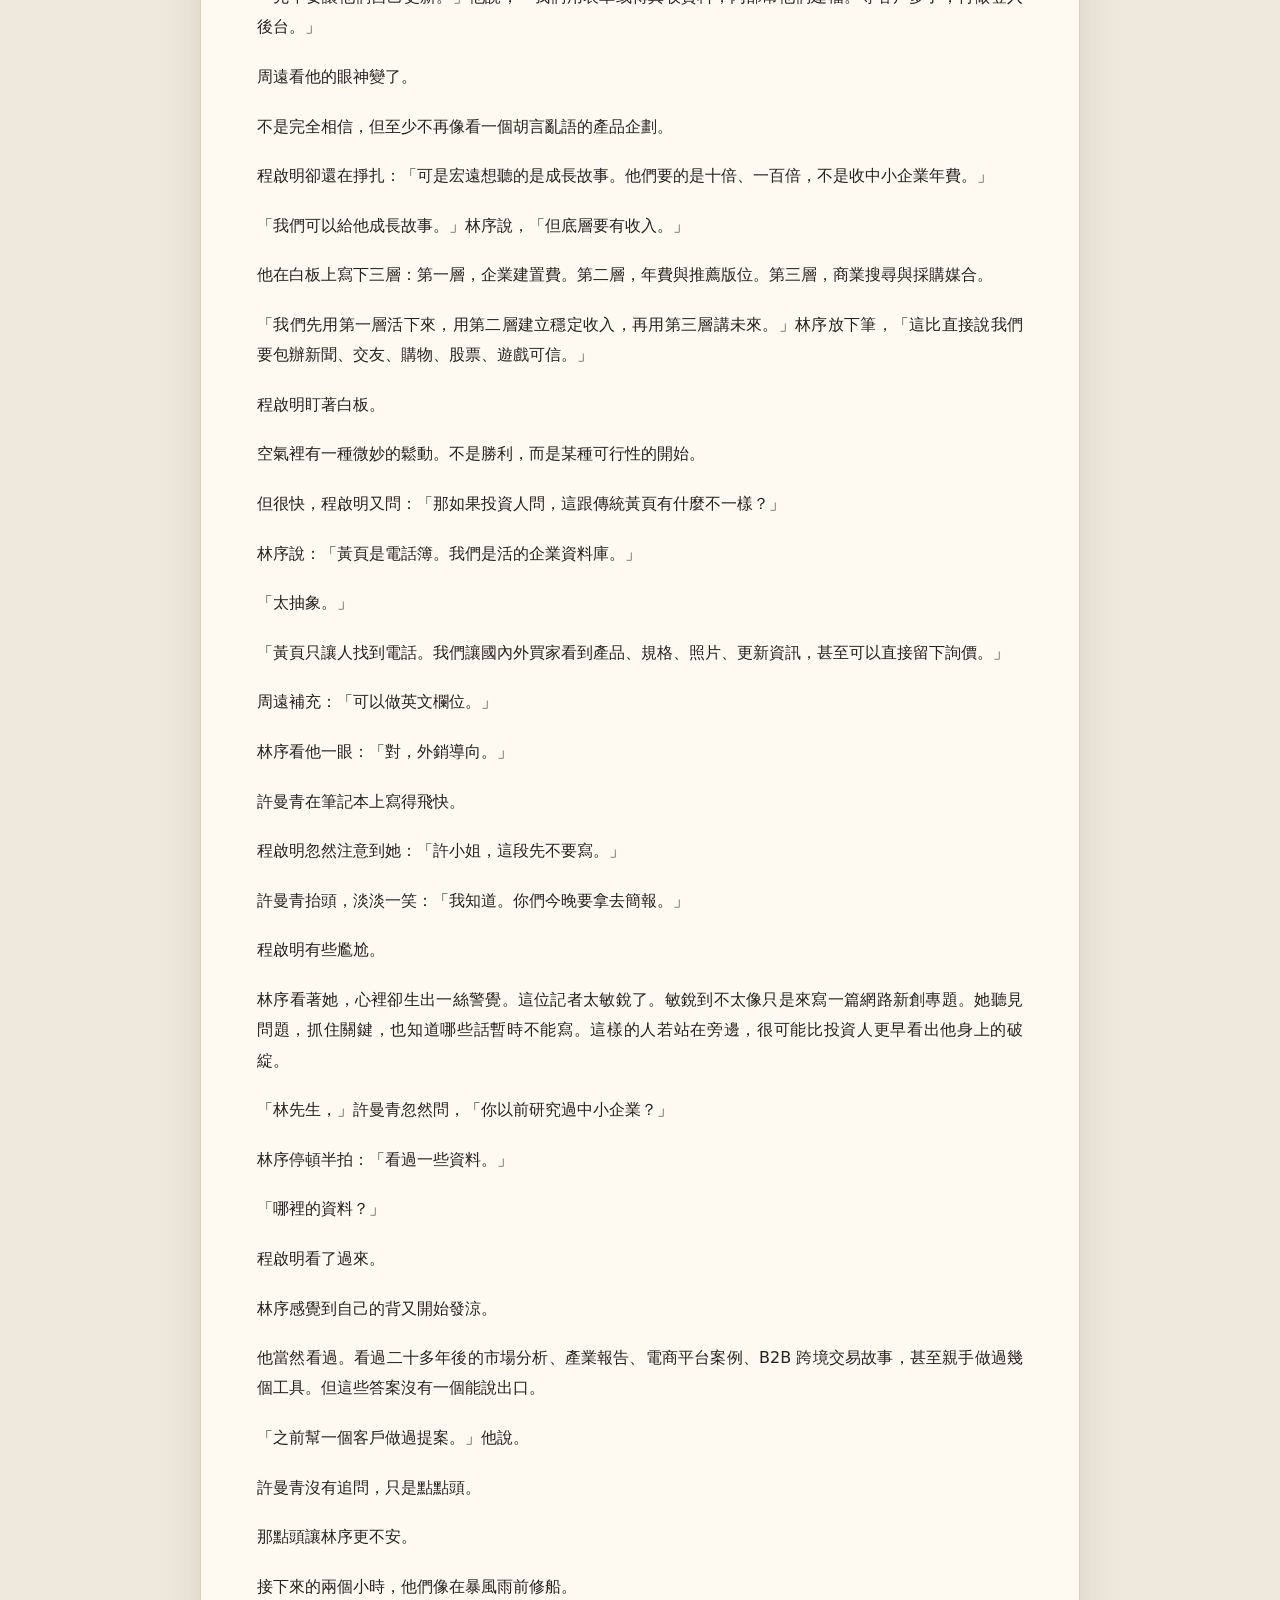
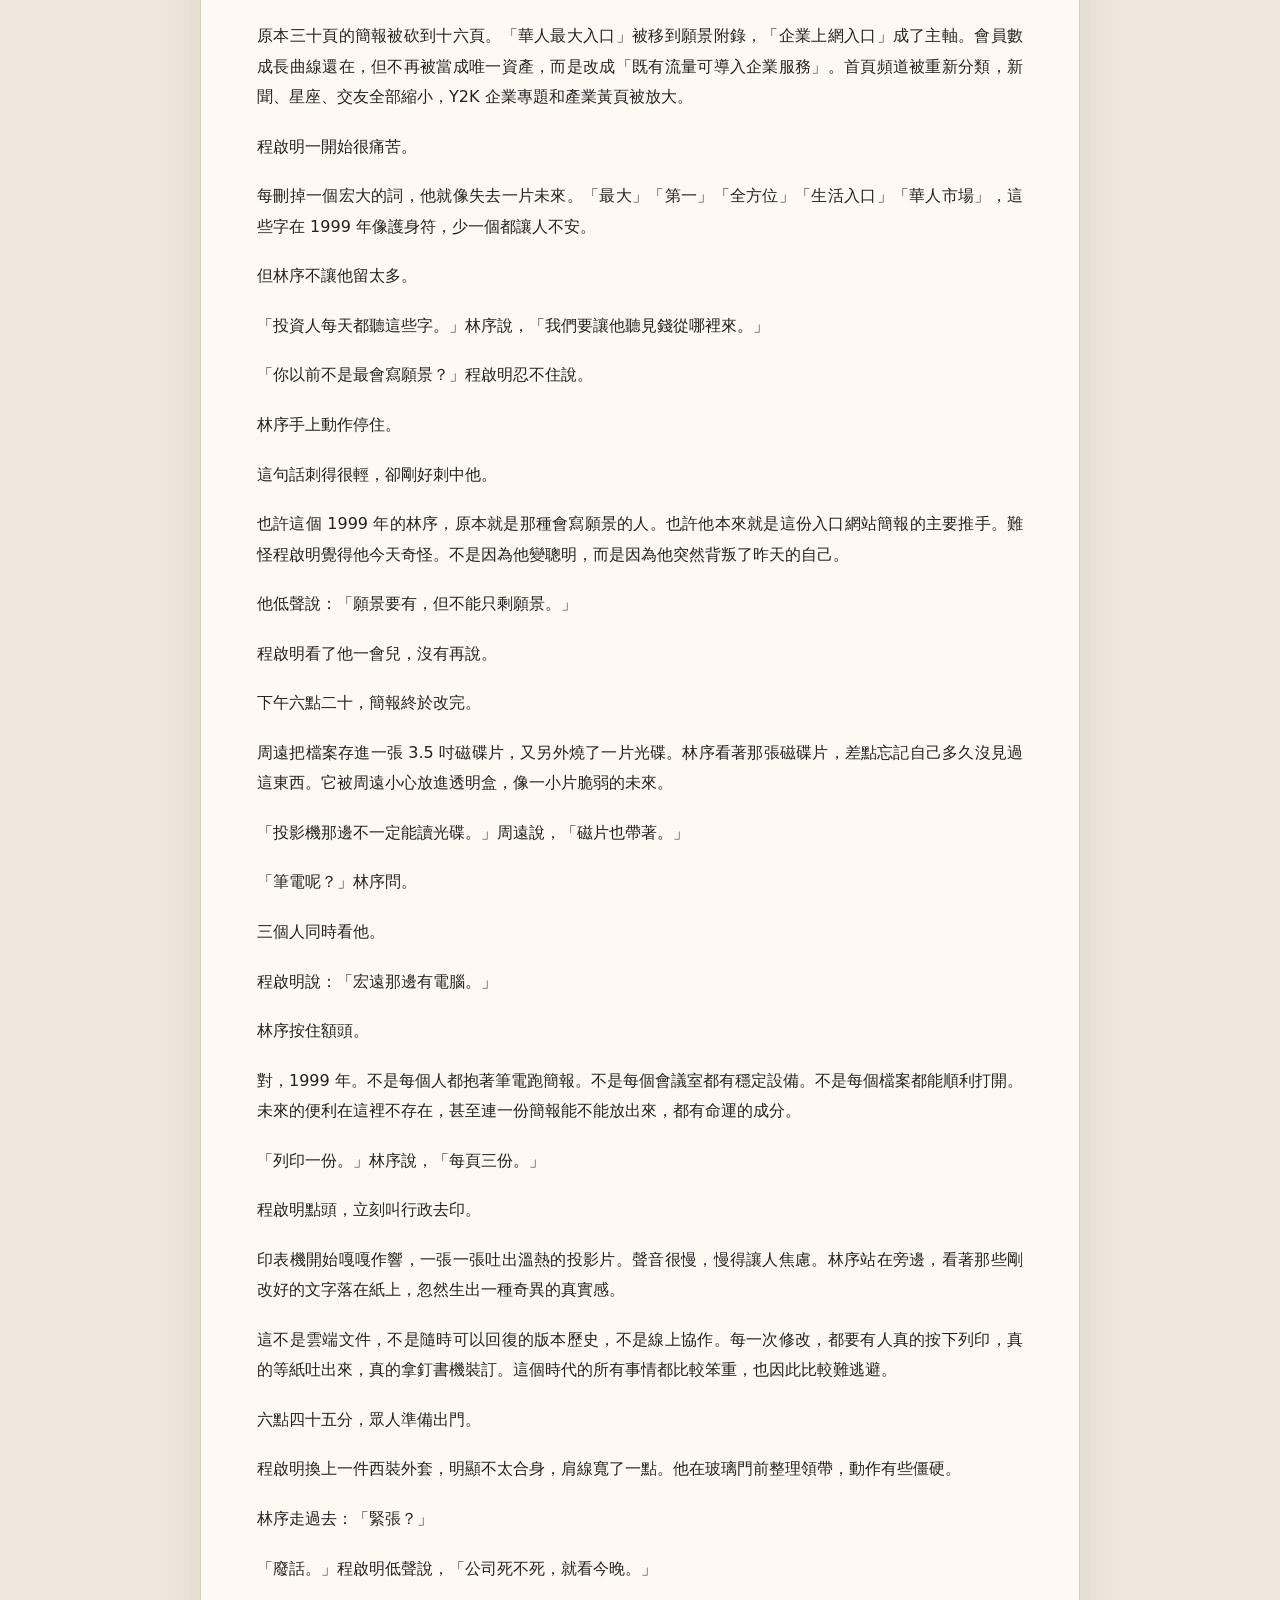
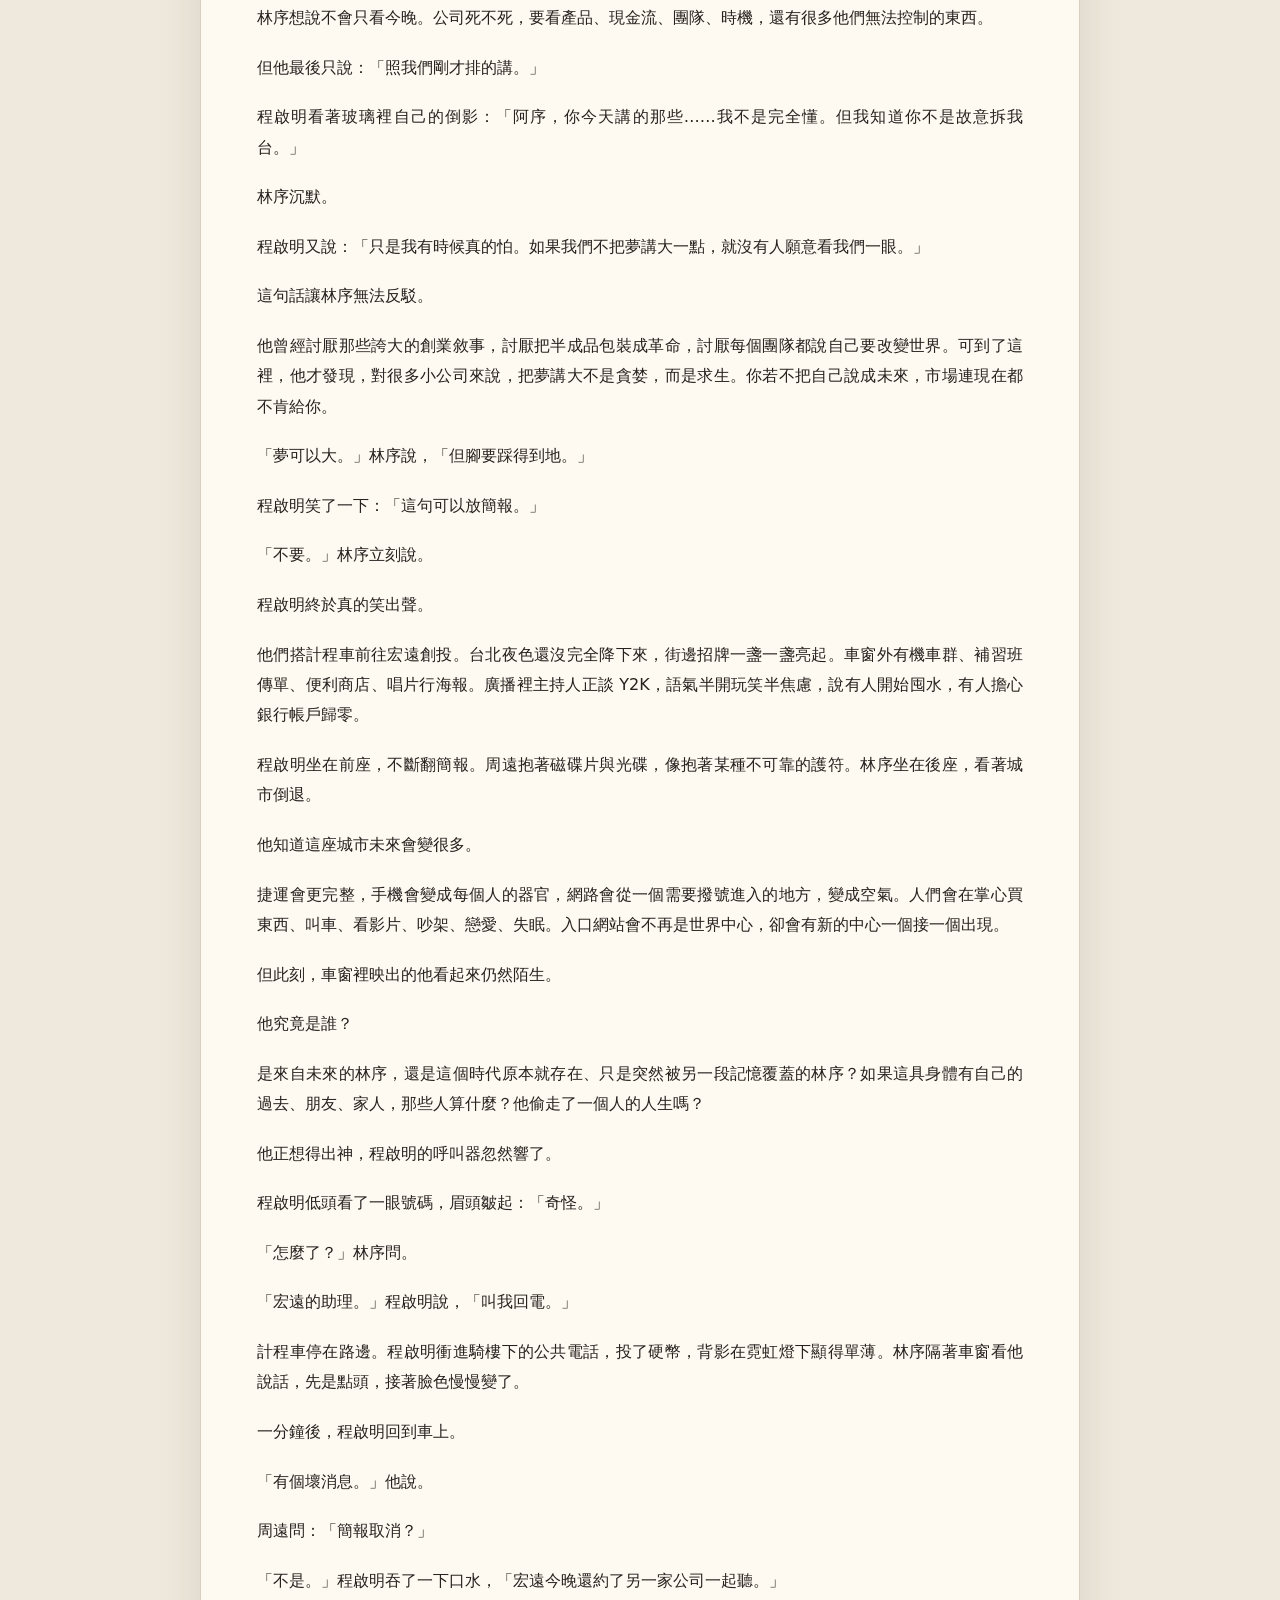
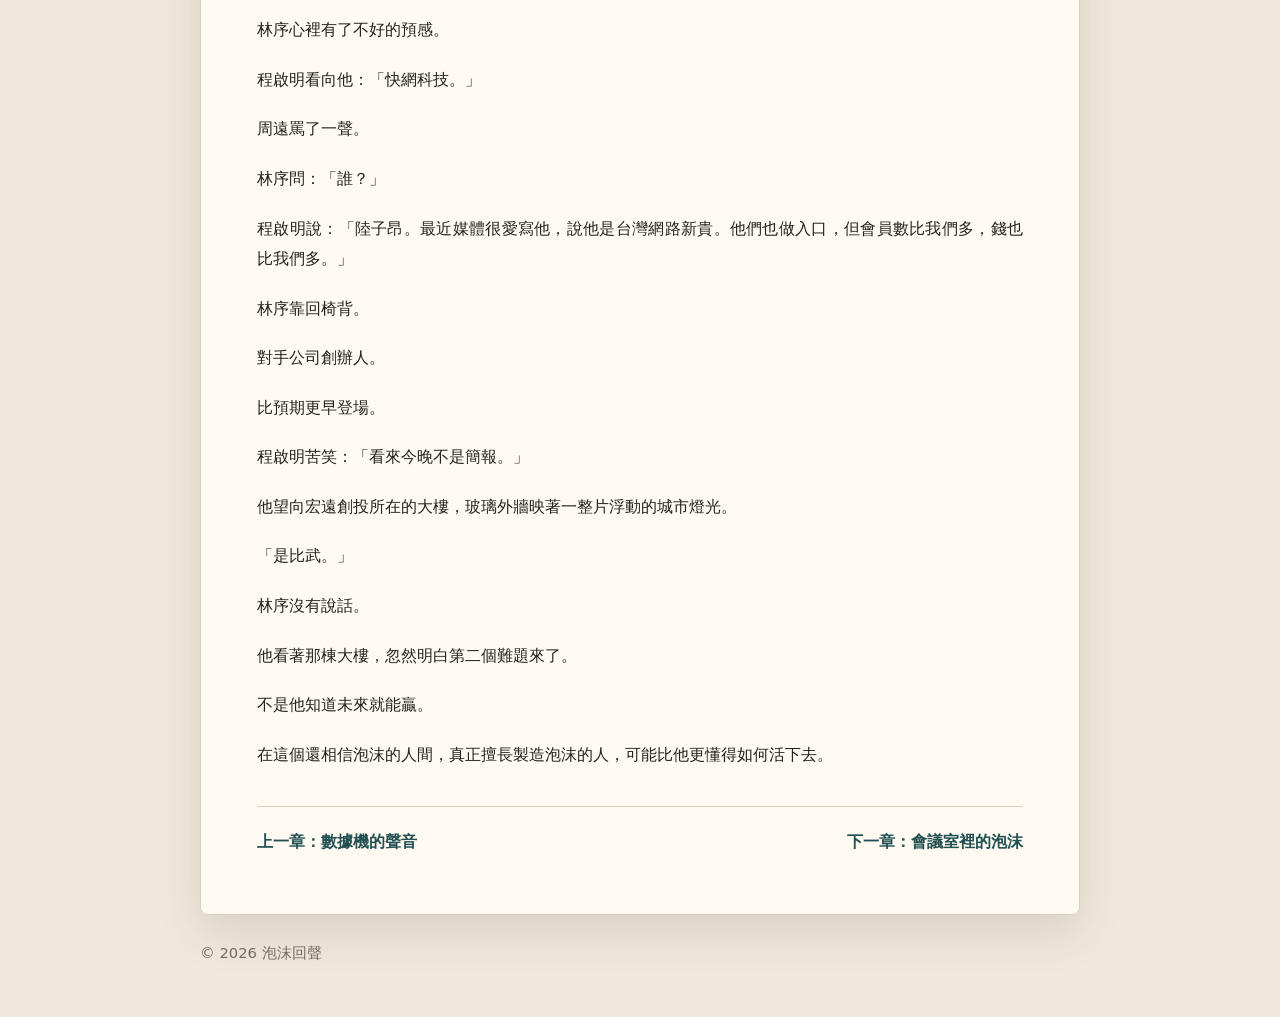
<file: chapter-02.html>
<!doctype html>
<html lang="zh-Hant">
  <head>
    <meta charset="utf-8" />
    <meta name="viewport" content="width=device-width, initial-scale=1" />
    <title>第 2 章　不能太早抵達的未來｜泡沫回聲</title>
    <link rel="stylesheet" href="site.css" />
  </head>
  <body>
    <header class="site-header">
      <div class="brand">
        <p class="brand-title">泡沫回聲</p>
        <a class="nav-link" href="index.html">回首頁</a>
      </div>
    </header>

    <main class="reader">
      <div class="reader-title">
        <p class="eyebrow">第 2 章</p>
        <h2>不能太早抵達的未來</h2>
      </div>

      <article class="chapter-body">
        <p>林序用了十七分鐘，才把自己從恐慌裡拉回來。</p>
        <p>那十七分鐘裡，辦公室像一台過熱的主機。每個人都在動，卻沒有人知道自己究竟該做什麼。程啟明把原本的簡報攤在會議桌上，拿紅筆圈出幾個頁碼，又劃掉幾行過度誇張的市場預測。技術主管周遠坐在角落，雙手交疊在胸前，像一個被迫參加行銷法會的旁觀者。許曼青已經結束採訪，卻沒有立刻離開，只站在窗邊翻看筆記，偶爾抬眼觀察他們。</p>
        <p>林序坐在白板前，握著筆。</p>
        <p>白板上原本寫著：會員數破十萬、首頁廣告版位、線上交友、免費信箱、股票頻道、Y2K 專題。</p>
        <p>每一項都像 1999 年網路公司的標準配備。只要放進首頁，就彷彿能證明自己也在時代浪潮上。</p>
        <p>但林序知道，這些東西救不了星河網。</p>
        <p>「三個半小時。」程啟明看著手錶，「現在剩三小時十三分。」</p>
        <p>林序沒有回頭，只問：「我們最有可能立刻賺錢的東西是什麼？」</p>
        <p>程啟明愣了一下。</p>
        <p>「廣告。」</p>
        <p>「除了廣告。」</p>
        <p>「企業黃頁？」程啟明遲疑，「我們之前有想過幫中小企業做網頁，收建置費和年費。」</p>
        <p>周遠冷冷補了一句：「可是他們不懂為什麼要有網頁。」</p>
        <p>「所以要教育市場啊。」程啟明說。</p>
        <p>周遠看他：「我們還剩六週，你要教育誰？」</p>
        <p>程啟明被堵住，臉色不太好。</p>
        <p>林序在白板上寫下：中小企業上網。</p>
        <p>這是個看起來不性感的方向。至少跟「華人最大入口網站」比起來，簡直像從火箭退回腳踏車。可是 1999 年的現實就是這樣：大多數商家還不知道網站能做什麼，也沒有能力自己維護網站。他們需要的不是入口夢，而是有人幫他們把公司介紹、商品型錄、聯絡方式放上網，再讓客戶找得到。</p>
        <p>在現代，這叫 SaaS、叫建站工具、叫在地商家數位化。但在這裡，說太多只會讓人覺得他瘋了。</p>
        <p>他只能用 1999 年聽得懂的語言說。</p>
        <p>「我們不要做大眾入口，」林序說，「改做企業上網入口。」</p>
        <p>程啟明皺眉：「什麼意思？」</p>
        <p>「先鎖定傳統中小企業。幫他們做網站、做網路名片、做產品目錄，再把這些公司整理成可搜尋的商業資料庫。」林序指著白板，「我們不用跟 Yahoo! 搶所有使用者，我們先搶一群願意付錢的人。」</p>
        <p>周遠抬起頭。</p>
        <p>這是他第一次露出真正有興趣的表情。</p>
        <p>程啟明卻沉默了幾秒：「這聽起來像接案公司。」</p>
        <p>「一開始就是接案。」林序說，「但不能只接案。我們要把每一次接案都變成資料庫的一部分。第一百家公司進來時，我們就有一個產業目錄。第一千家公司進來時，我們就有商業搜尋。之後可以賣年費、更新費、廣告排序、企業信箱。」</p>
        <p>「廣告排序？」程啟明問。</p>
        <p>林序停了一下。</p>
        <p>差點說漏嘴。</p>
        <p>搜尋廣告這件事，在他腦中太自然了。可是在 1999 年，連搜尋本身都還在混戰，使用者尚未完全理解「關鍵字」會成為網路商業的核心入口。現在如果他直接說按點擊付費，說競價排名，說廣告投放模型，程啟明可能只會覺得他今天撞到頭。</p>
        <p>於是他換成更笨重、更像這個時代的說法。</p>
        <p>「比如說，」林序拿起筆，在白板畫了一個簡單頁面，「使用者搜尋『台中 機械零件』，我們列出相關廠商。願意付年費的廠商，可以放比較完整的資料、照片、產品型錄，也可以排在推薦區。」</p>
        <p>程啟明思考著。</p>
        <p>「那流量呢？」他問，「沒有流量，企業為什麼付錢？」</p>
        <p>「所以我們還是需要內容，但不是什麼都做。」林序說，「我們做產業資訊。採訪傳統企業如何上網、整理採購指南、做 Y2K 企業自救專題。讓報紙、雜誌、工商協會願意引用我們。」</p>
        <p>許曼青忽然開口：「工商協會。」</p>
        <p>所有人轉頭看她。</p>
        <p>她像是意識到自己插話，卻沒有退縮：「我採訪過幾個中小企業主，他們真的很焦慮。不是只有 Y2K，還有外銷、匯率、接單。他們聽說國外買家會上網找供應商，但不知道怎麼開始。」</p>
        <p>林序看向她。</p>
        <p>這句話像一塊剛好落下的拼圖。</p>
        <p>程啟明的眼睛亮了一點：「所以我們可以找工商協會合作？」</p>
        <p>「可以。」林序說，「先不要跟投資人說我們要成為華人最大入口。說我們要成為台灣中小企業上網的第一站。」</p>
        <p>程啟明低聲重複：「台灣中小企業上網的第一站。」</p>
        <p>這句話顯然沒有「華人最大入口」響亮，卻比較像一家公司能在六週內開始做的事。</p>
        <p>周遠站起來，走到白板前：「技術上可以。企業資料庫不難，搜尋也可以先做很簡單的關鍵字比對。比較麻煩的是後台，如果每家公司都要能自己更新資料，現在很多人根本不會用。」</p>
        <p>林序差點本能地說「做 CMS」。</p>
        <p>他把那三個字吞回去。</p>
        <p>「先不要讓他們自己更新。」他說，「我們用表單或傳真收資料，內部幫他們建檔。等客戶多了，再做登入後台。」</p>
        <p>周遠看他的眼神變了。</p>
        <p>不是完全相信，但至少不再像看一個胡言亂語的產品企劃。</p>
        <p>程啟明卻還在掙扎：「可是宏遠想聽的是成長故事。他們要的是十倍、一百倍，不是收中小企業年費。」</p>
        <p>「我們可以給他成長故事。」林序說，「但底層要有收入。」</p>
        <p>他在白板上寫下三層：第一層，企業建置費。第二層，年費與推薦版位。第三層，商業搜尋與採購媒合。</p>
        <p>「我們先用第一層活下來，用第二層建立穩定收入，再用第三層講未來。」林序放下筆，「這比直接說我們要包辦新聞、交友、購物、股票、遊戲可信。」</p>
        <p>程啟明盯著白板。</p>
        <p>空氣裡有一種微妙的鬆動。不是勝利，而是某種可行性的開始。</p>
        <p>但很快，程啟明又問：「那如果投資人問，這跟傳統黃頁有什麼不一樣？」</p>
        <p>林序說：「黃頁是電話簿。我們是活的企業資料庫。」</p>
        <p>「太抽象。」</p>
        <p>「黃頁只讓人找到電話。我們讓國內外買家看到產品、規格、照片、更新資訊，甚至可以直接留下詢價。」</p>
        <p>周遠補充：「可以做英文欄位。」</p>
        <p>林序看他一眼：「對，外銷導向。」</p>
        <p>許曼青在筆記本上寫得飛快。</p>
        <p>程啟明忽然注意到她：「許小姐，這段先不要寫。」</p>
        <p>許曼青抬頭，淡淡一笑：「我知道。你們今晚要拿去簡報。」</p>
        <p>程啟明有些尷尬。</p>
        <p>林序看著她，心裡卻生出一絲警覺。這位記者太敏銳了。敏銳到不太像只是來寫一篇網路新創專題。她聽見問題，抓住關鍵，也知道哪些話暫時不能寫。這樣的人若站在旁邊，很可能比投資人更早看出他身上的破綻。</p>
        <p>「林先生，」許曼青忽然問，「你以前研究過中小企業？」</p>
        <p>林序停頓半拍：「看過一些資料。」</p>
        <p>「哪裡的資料？」</p>
        <p>程啟明看了過來。</p>
        <p>林序感覺到自己的背又開始發涼。</p>
        <p>他當然看過。看過二十多年後的市場分析、產業報告、電商平台案例、B2B 跨境交易故事，甚至親手做過幾個工具。但這些答案沒有一個能說出口。</p>
        <p>「之前幫一個客戶做過提案。」他說。</p>
        <p>許曼青沒有追問，只是點點頭。</p>
        <p>那點頭讓林序更不安。</p>
        <p>接下來的兩個小時，他們像在暴風雨前修船。</p>
        <p>原本三十頁的簡報被砍到十六頁。「華人最大入口」被移到願景附錄，「企業上網入口」成了主軸。會員數成長曲線還在，但不再被當成唯一資產，而是改成「既有流量可導入企業服務」。首頁頻道被重新分類，新聞、星座、交友全部縮小，Y2K 企業專題和產業黃頁被放大。</p>
        <p>程啟明一開始很痛苦。</p>
        <p>每刪掉一個宏大的詞，他就像失去一片未來。「最大」「第一」「全方位」「生活入口」「華人市場」，這些字在 1999 年像護身符，少一個都讓人不安。</p>
        <p>但林序不讓他留太多。</p>
        <p>「投資人每天都聽這些字。」林序說，「我們要讓他聽見錢從哪裡來。」</p>
        <p>「你以前不是最會寫願景？」程啟明忍不住說。</p>
        <p>林序手上動作停住。</p>
        <p>這句話刺得很輕，卻剛好刺中他。</p>
        <p>也許這個 1999 年的林序，原本就是那種會寫願景的人。也許他本來就是這份入口網站簡報的主要推手。難怪程啟明覺得他今天奇怪。不是因為他變聰明，而是因為他突然背叛了昨天的自己。</p>
        <p>他低聲說：「願景要有，但不能只剩願景。」</p>
        <p>程啟明看了他一會兒，沒有再說。</p>
        <p>下午六點二十，簡報終於改完。</p>
        <p>周遠把檔案存進一張 3.5 吋磁碟片，又另外燒了一片光碟。林序看著那張磁碟片，差點忘記自己多久沒見過這東西。它被周遠小心放進透明盒，像一小片脆弱的未來。</p>
        <p>「投影機那邊不一定能讀光碟。」周遠說，「磁片也帶著。」</p>
        <p>「筆電呢？」林序問。</p>
        <p>三個人同時看他。</p>
        <p>程啟明說：「宏遠那邊有電腦。」</p>
        <p>林序按住額頭。</p>
        <p>對，1999 年。不是每個人都抱著筆電跑簡報。不是每個會議室都有穩定設備。不是每個檔案都能順利打開。未來的便利在這裡不存在，甚至連一份簡報能不能放出來，都有命運的成分。</p>
        <p>「列印一份。」林序說，「每頁三份。」</p>
        <p>程啟明點頭，立刻叫行政去印。</p>
        <p>印表機開始嘎嘎作響，一張一張吐出溫熱的投影片。聲音很慢，慢得讓人焦慮。林序站在旁邊，看著那些剛改好的文字落在紙上，忽然生出一種奇異的真實感。</p>
        <p>這不是雲端文件，不是隨時可以回復的版本歷史，不是線上協作。每一次修改，都要有人真的按下列印，真的等紙吐出來，真的拿釘書機裝訂。這個時代的所有事情都比較笨重，也因此比較難逃避。</p>
        <p>六點四十五分，眾人準備出門。</p>
        <p>程啟明換上一件西裝外套，明顯不太合身，肩線寬了一點。他在玻璃門前整理領帶，動作有些僵硬。</p>
        <p>林序走過去：「緊張？」</p>
        <p>「廢話。」程啟明低聲說，「公司死不死，就看今晚。」</p>
        <p>林序想說不會只看今晚。公司死不死，要看產品、現金流、團隊、時機，還有很多他們無法控制的東西。</p>
        <p>但他最後只說：「照我們剛才排的講。」</p>
        <p>程啟明看著玻璃裡自己的倒影：「阿序，你今天講的那些……我不是完全懂。但我知道你不是故意拆我台。」</p>
        <p>林序沉默。</p>
        <p>程啟明又說：「只是我有時候真的怕。如果我們不把夢講大一點，就沒有人願意看我們一眼。」</p>
        <p>這句話讓林序無法反駁。</p>
        <p>他曾經討厭那些誇大的創業敘事，討厭把半成品包裝成革命，討厭每個團隊都說自己要改變世界。可到了這裡，他才發現，對很多小公司來說，把夢講大不是貪婪，而是求生。你若不把自己說成未來，市場連現在都不肯給你。</p>
        <p>「夢可以大。」林序說，「但腳要踩得到地。」</p>
        <p>程啟明笑了一下：「這句可以放簡報。」</p>
        <p>「不要。」林序立刻說。</p>
        <p>程啟明終於真的笑出聲。</p>
        <p>他們搭計程車前往宏遠創投。台北夜色還沒完全降下來，街邊招牌一盞一盞亮起。車窗外有機車群、補習班傳單、便利商店、唱片行海報。廣播裡主持人正談 Y2K，語氣半開玩笑半焦慮，說有人開始囤水，有人擔心銀行帳戶歸零。</p>
        <p>程啟明坐在前座，不斷翻簡報。周遠抱著磁碟片與光碟，像抱著某種不可靠的護符。林序坐在後座，看著城市倒退。</p>
        <p>他知道這座城市未來會變很多。</p>
        <p>捷運會更完整，手機會變成每個人的器官，網路會從一個需要撥號進入的地方，變成空氣。人們會在掌心買東西、叫車、看影片、吵架、戀愛、失眠。入口網站會不再是世界中心，卻會有新的中心一個接一個出現。</p>
        <p>但此刻，車窗裡映出的他看起來仍然陌生。</p>
        <p>他究竟是誰？</p>
        <p>是來自未來的林序，還是這個時代原本就存在、只是突然被另一段記憶覆蓋的林序？如果這具身體有自己的過去、朋友、家人，那些人算什麼？他偷走了一個人的人生嗎？</p>
        <p>他正想得出神，程啟明的呼叫器忽然響了。</p>
        <p>程啟明低頭看了一眼號碼，眉頭皺起：「奇怪。」</p>
        <p>「怎麼了？」林序問。</p>
        <p>「宏遠的助理。」程啟明說，「叫我回電。」</p>
        <p>計程車停在路邊。程啟明衝進騎樓下的公共電話，投了硬幣，背影在霓虹燈下顯得單薄。林序隔著車窗看他說話，先是點頭，接著臉色慢慢變了。</p>
        <p>一分鐘後，程啟明回到車上。</p>
        <p>「有個壞消息。」他說。</p>
        <p>周遠問：「簡報取消？」</p>
        <p>「不是。」程啟明吞了一下口水，「宏遠今晚還約了另一家公司一起聽。」</p>
        <p>林序心裡有了不好的預感。</p>
        <p>程啟明看向他：「快網科技。」</p>
        <p>周遠罵了一聲。</p>
        <p>林序問：「誰？」</p>
        <p>程啟明說：「陸子昂。最近媒體很愛寫他，說他是台灣網路新貴。他們也做入口，但會員數比我們多，錢也比我們多。」</p>
        <p>林序靠回椅背。</p>
        <p>對手公司創辦人。</p>
        <p>比預期更早登場。</p>
        <p>程啟明苦笑：「看來今晚不是簡報。」</p>
        <p>他望向宏遠創投所在的大樓，玻璃外牆映著一整片浮動的城市燈光。</p>
        <p>「是比武。」</p>
        <p>林序沒有說話。</p>
        <p>他看著那棟大樓，忽然明白第二個難題來了。</p>
        <p>不是他知道未來就能贏。</p>
        <p>在這個還相信泡沫的人間，真正擅長製造泡沫的人，可能比他更懂得如何活下去。</p>
      </article>

      <nav class="reader-nav" aria-label="章節導覽">
        <a href="chapter-01.html">上一章：數據機的聲音</a>
        <a href="chapter-03.html">下一章：會議室裡的泡沫</a>
      </nav>
    </main>

    <footer class="site-footer">
      <p>© 2026 泡沫回聲</p>
    </footer>
  </body>
</html>
</file>
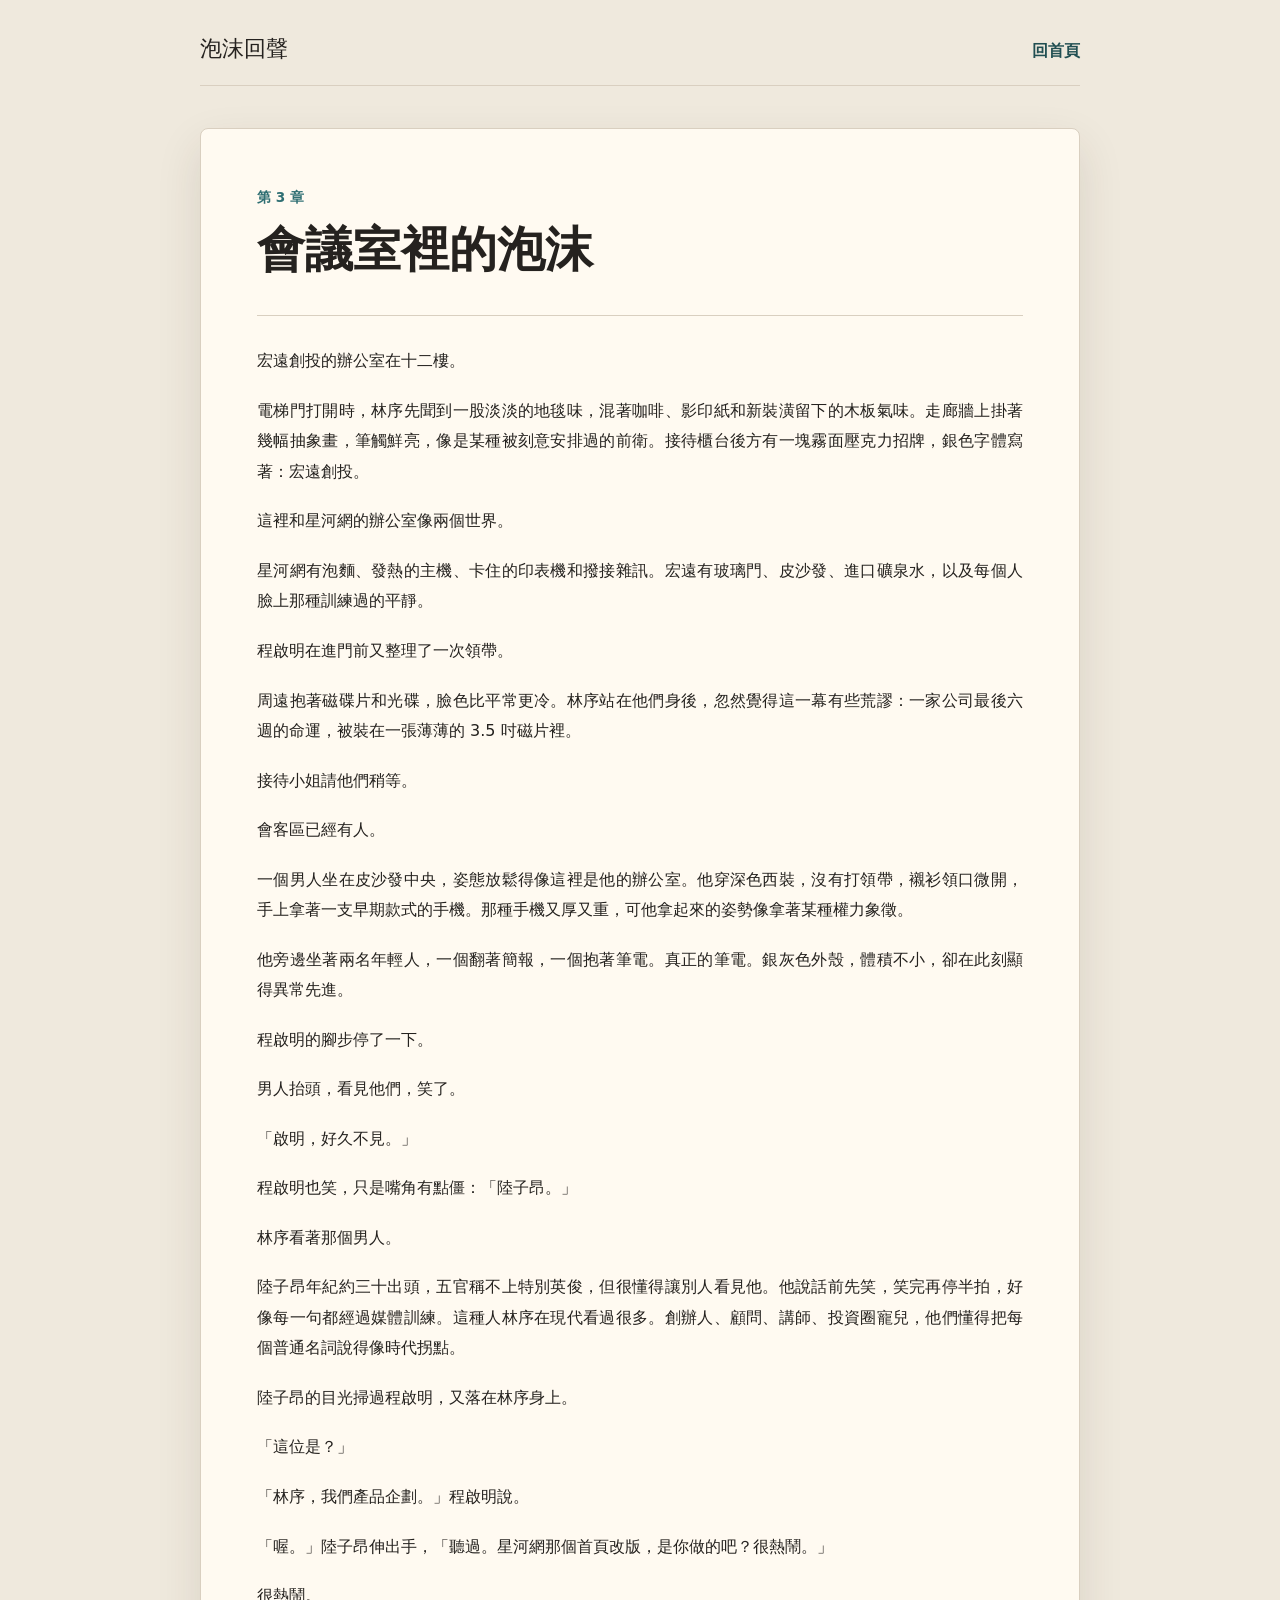
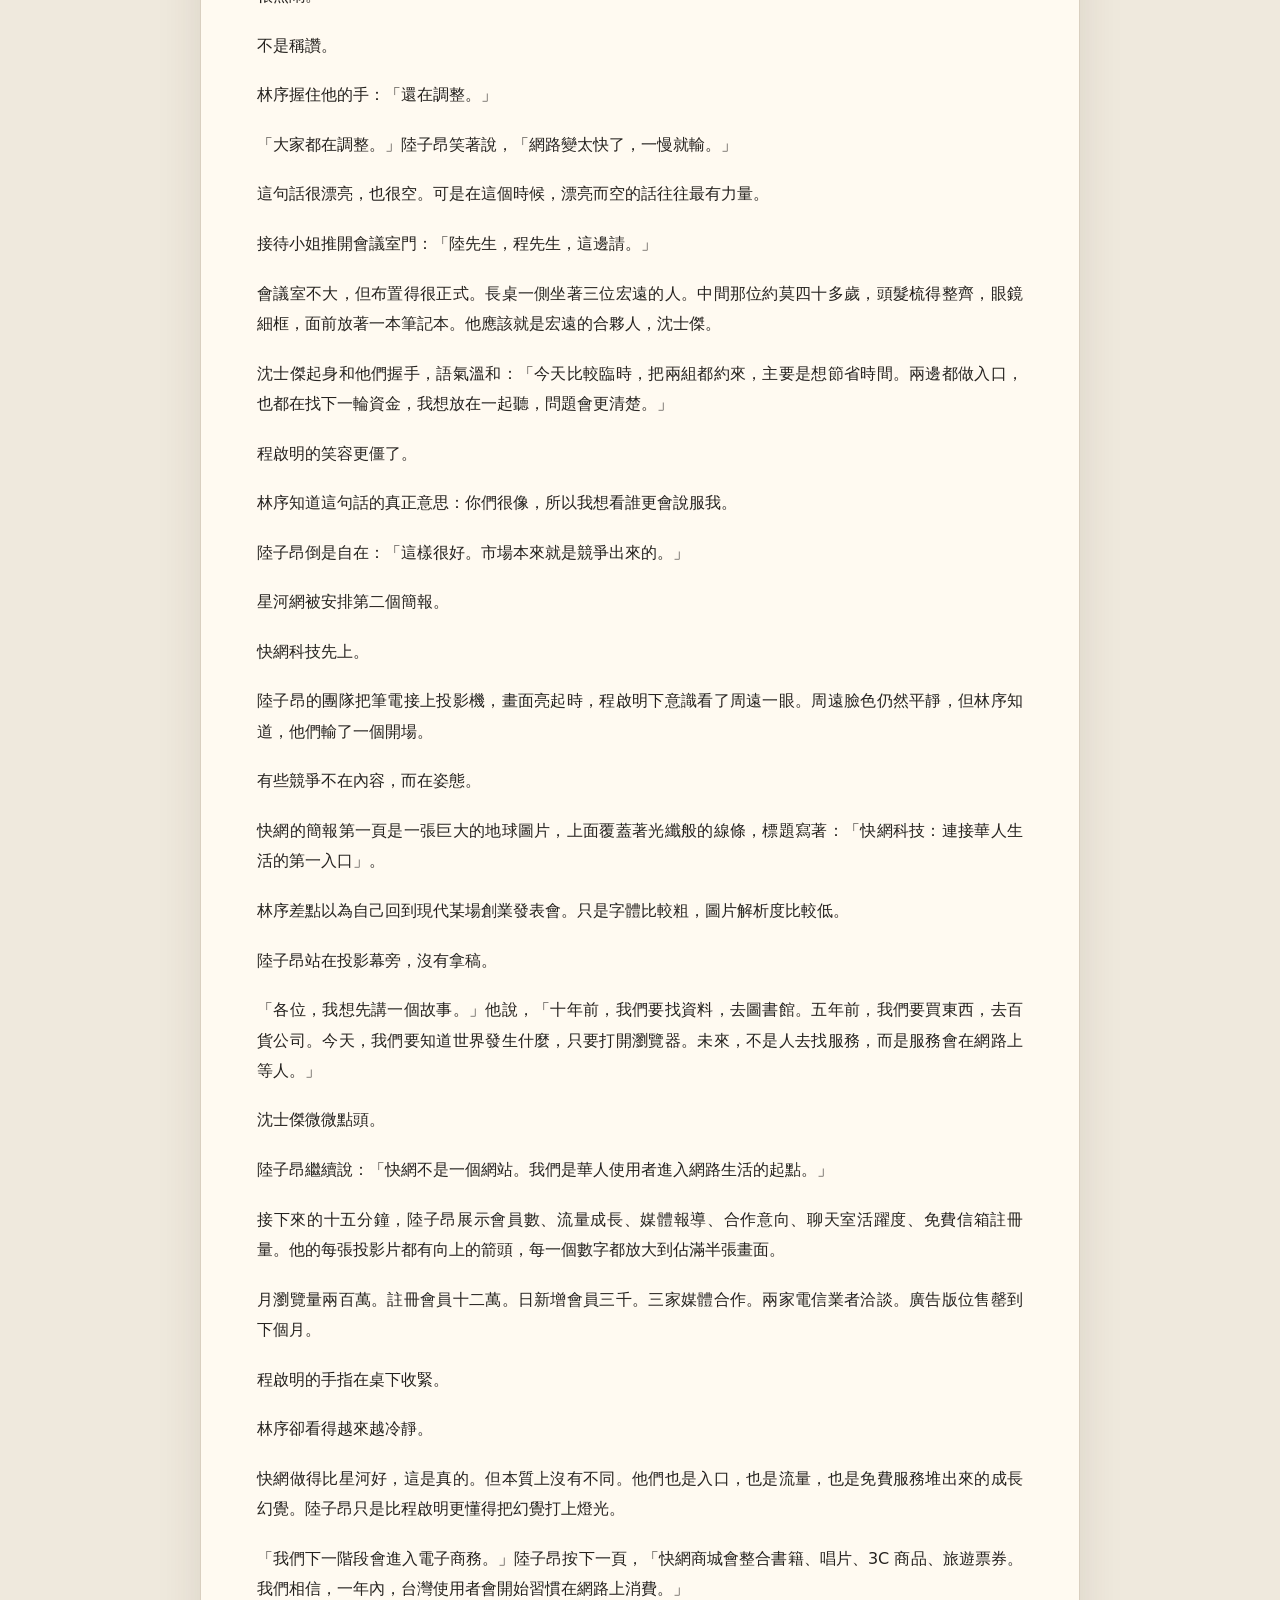
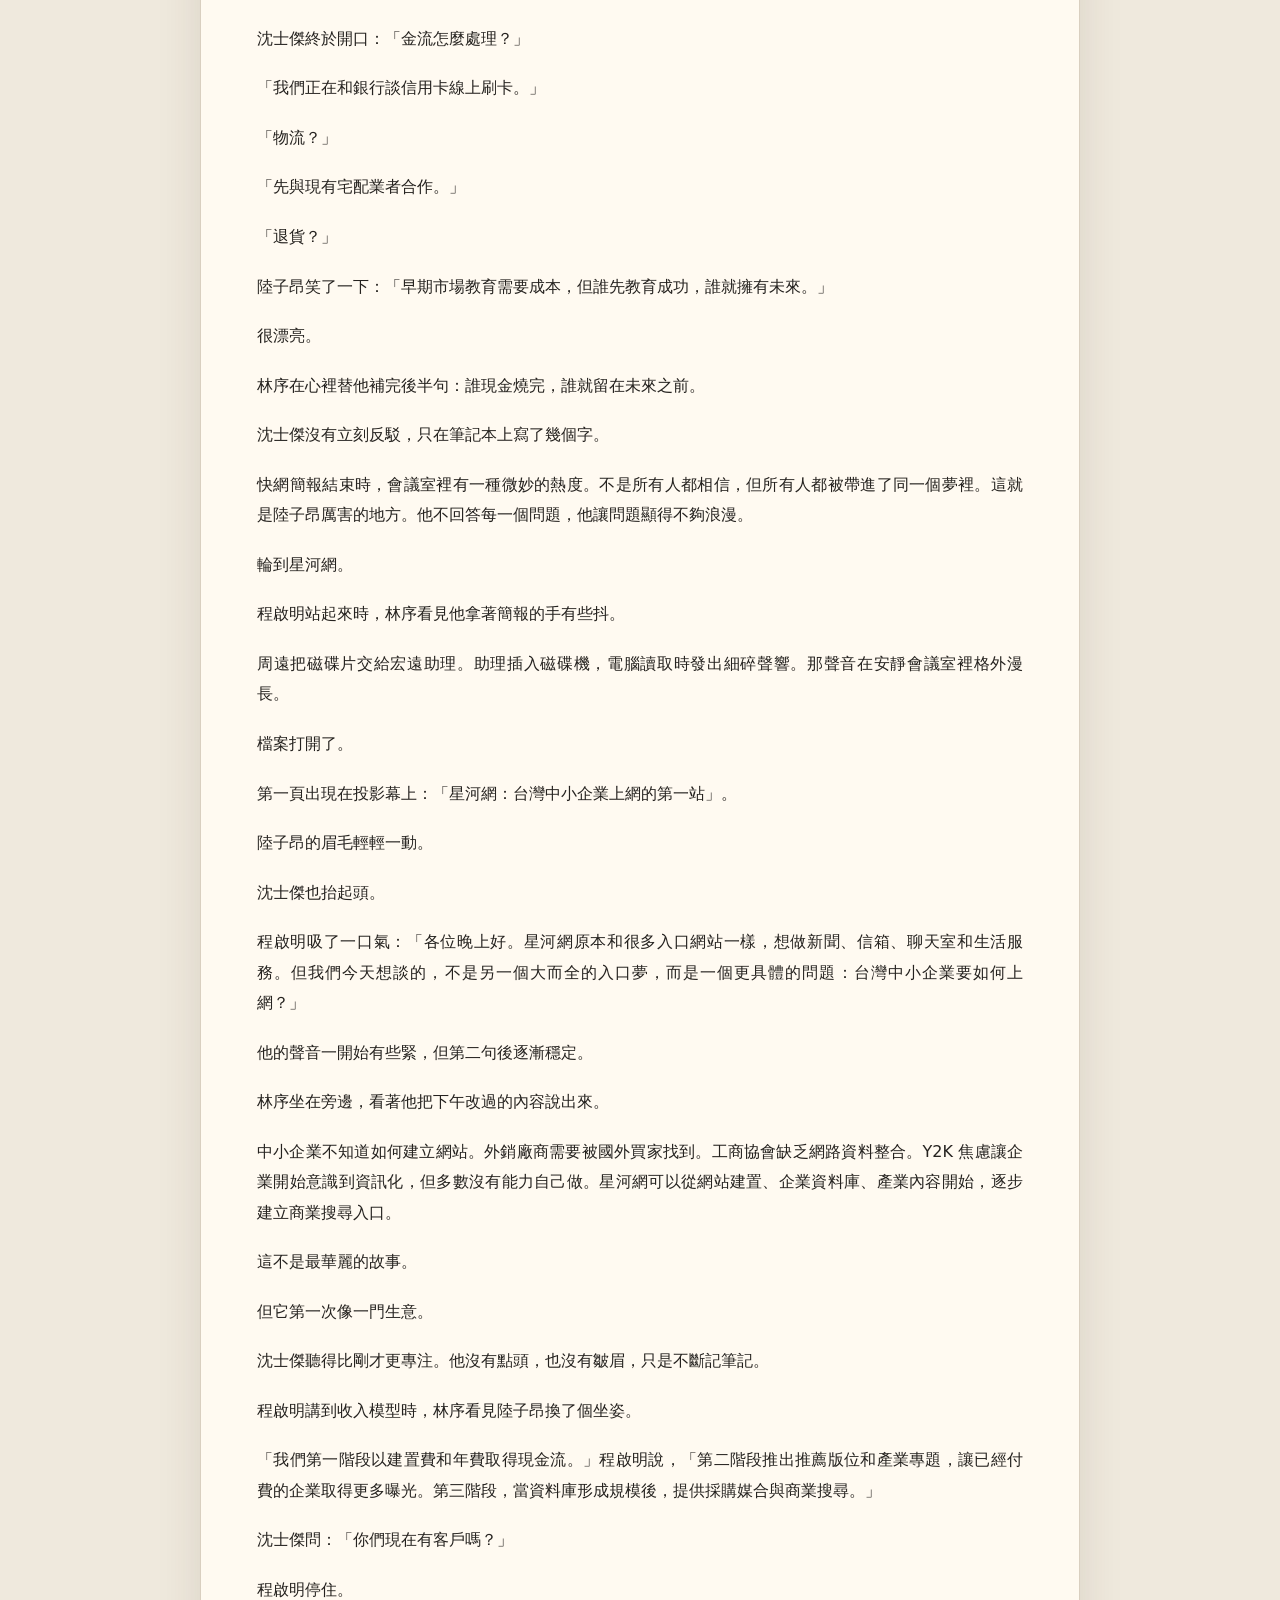
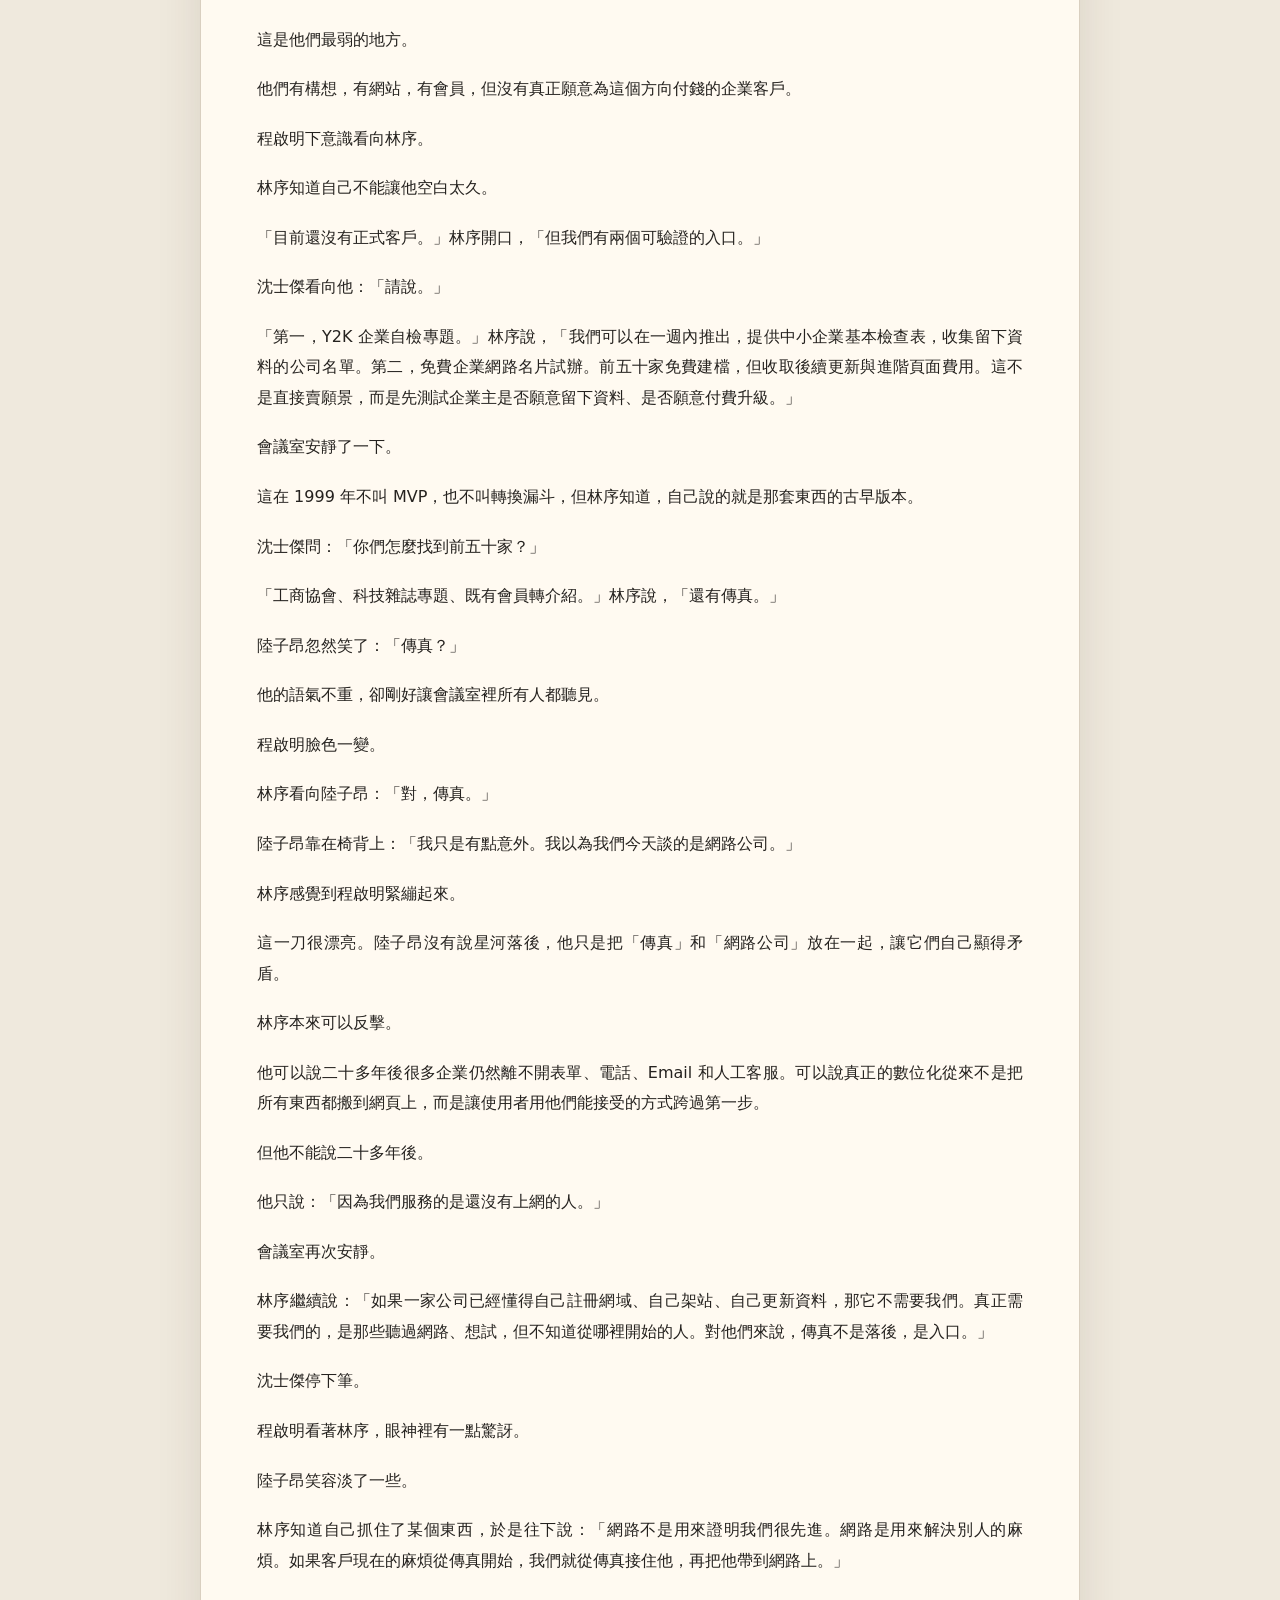
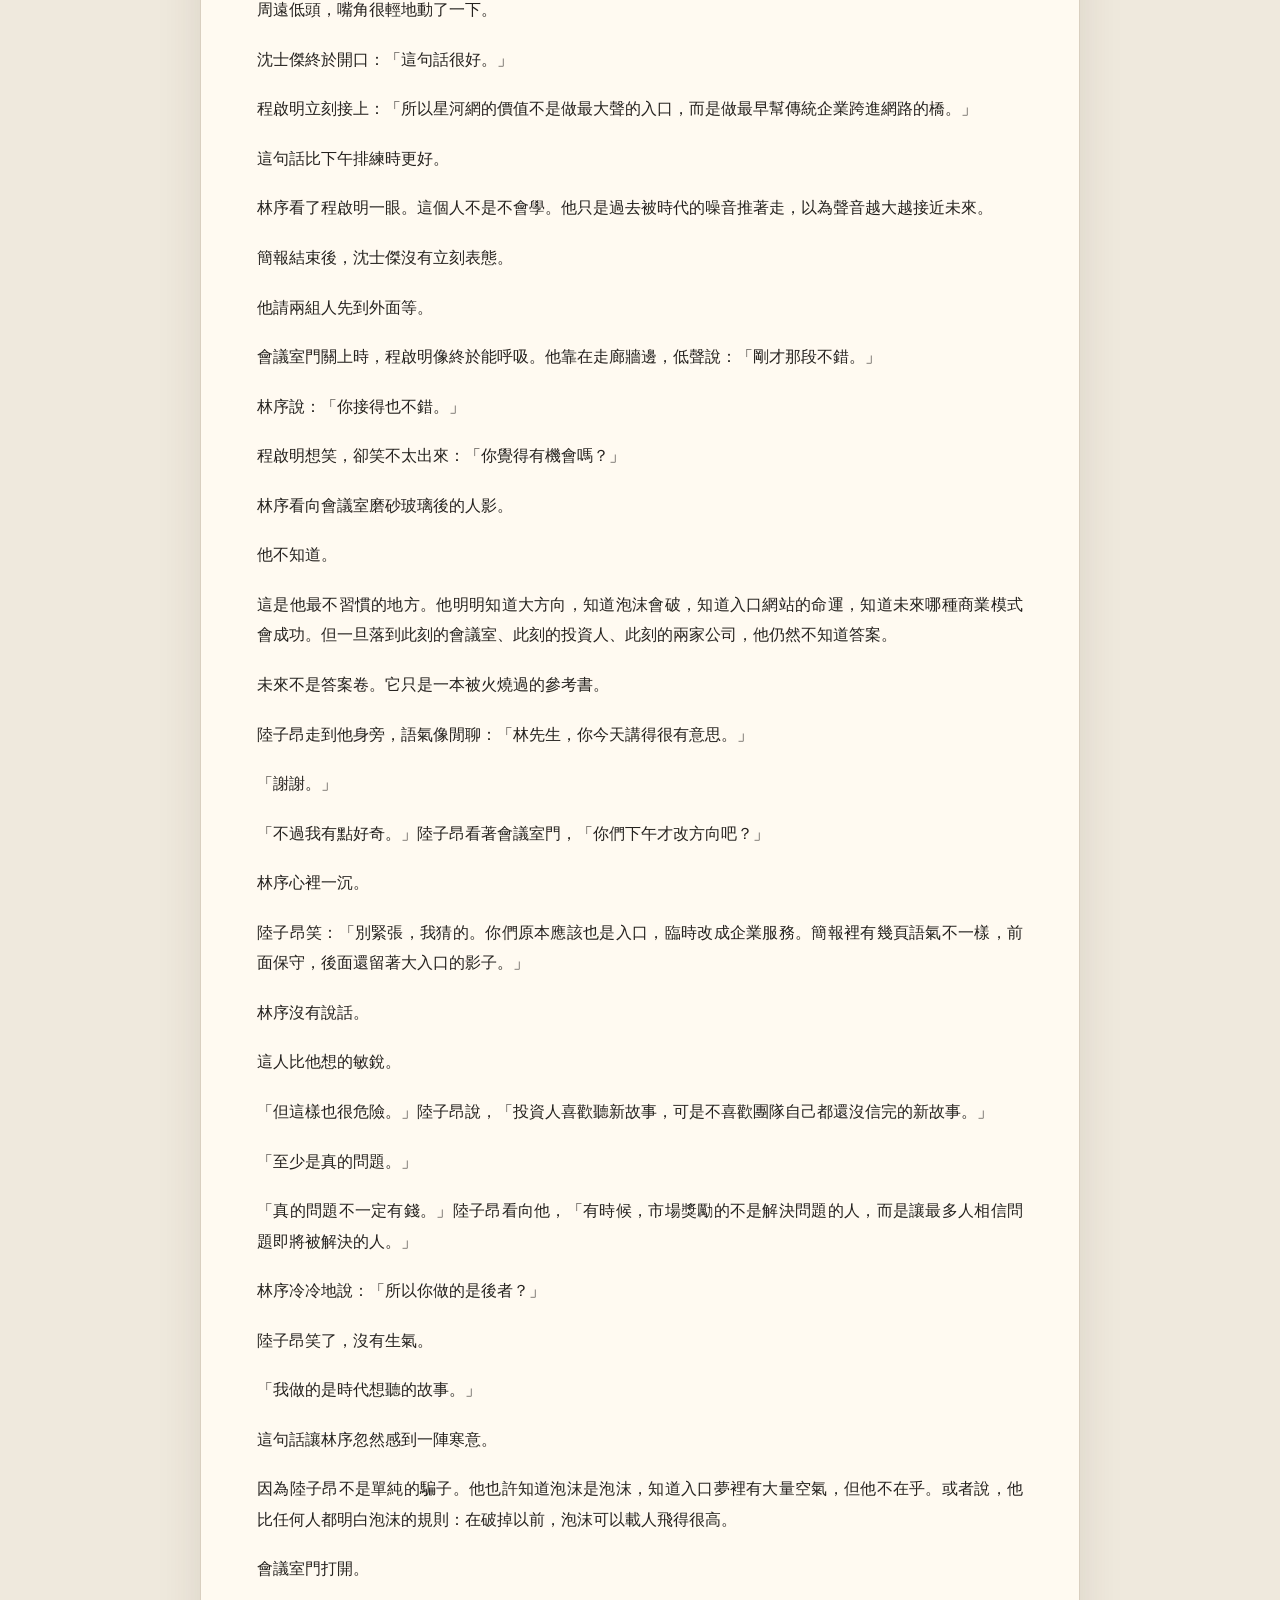
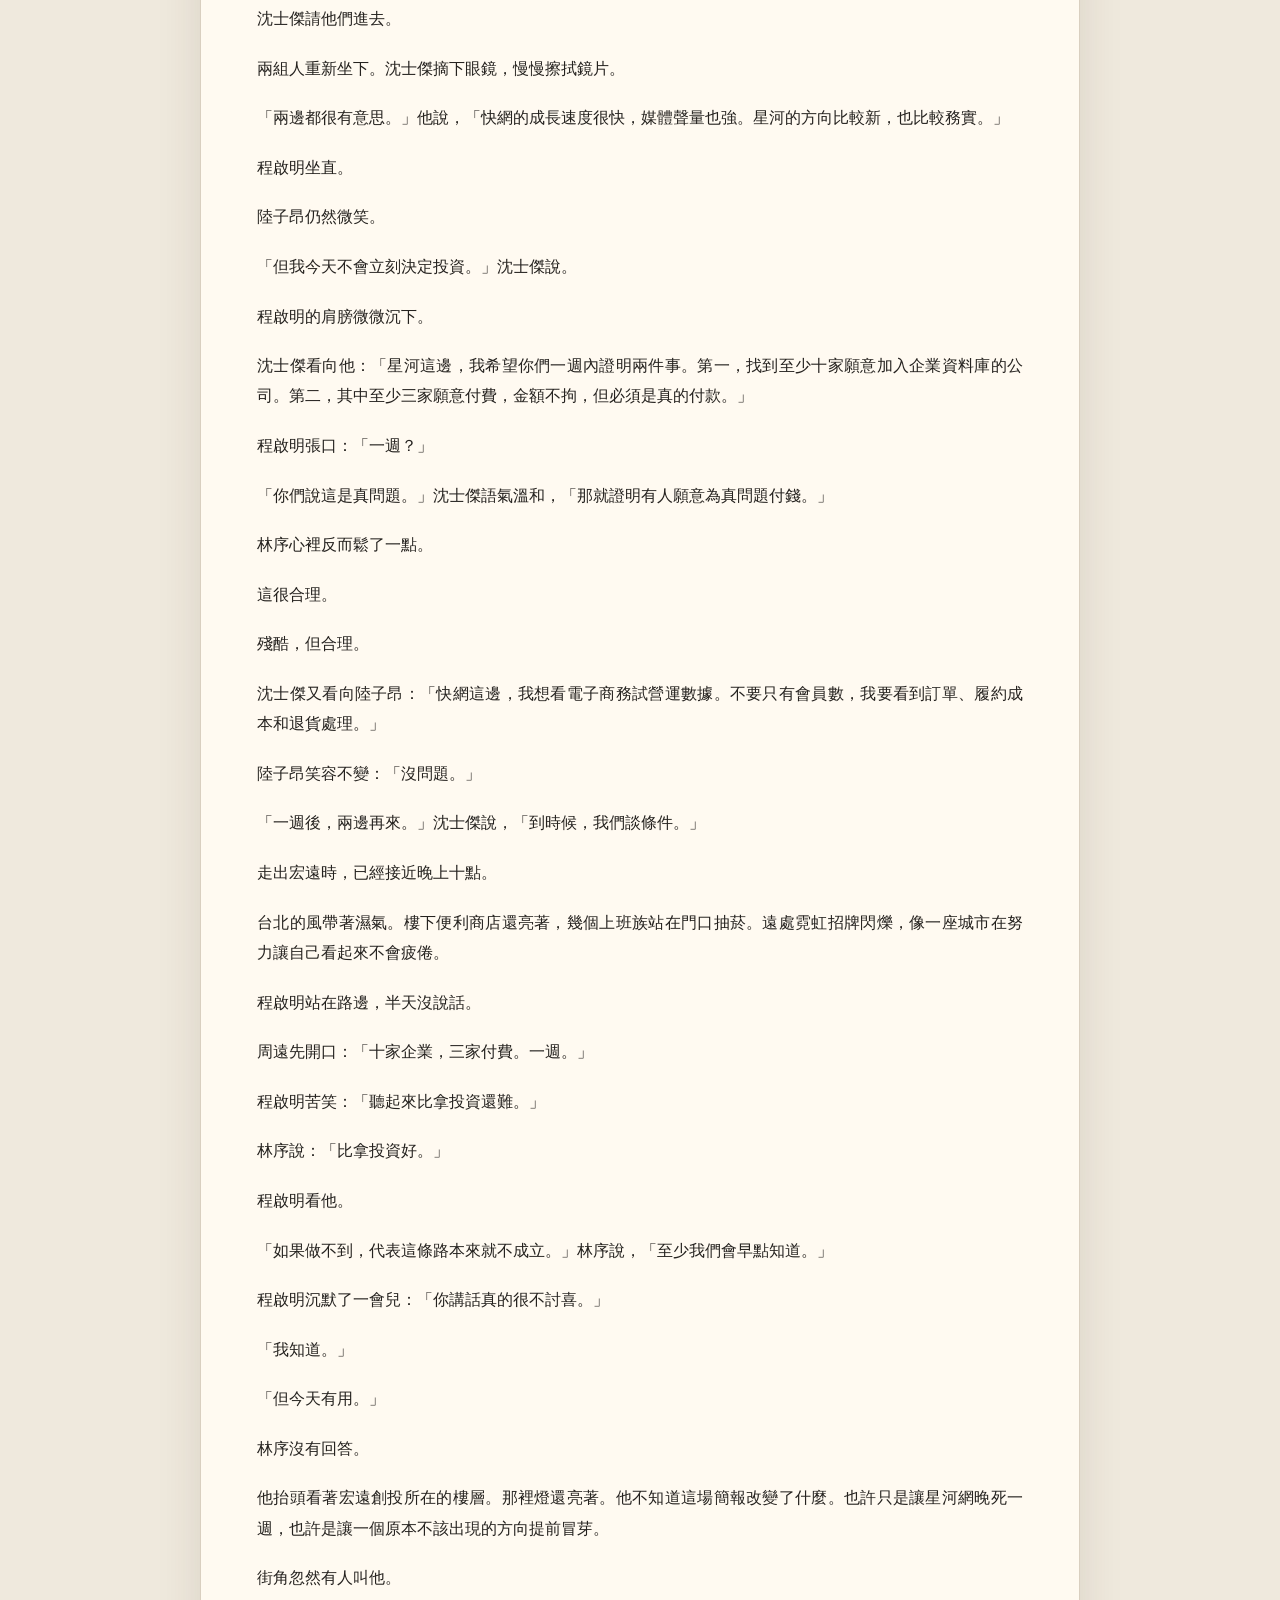
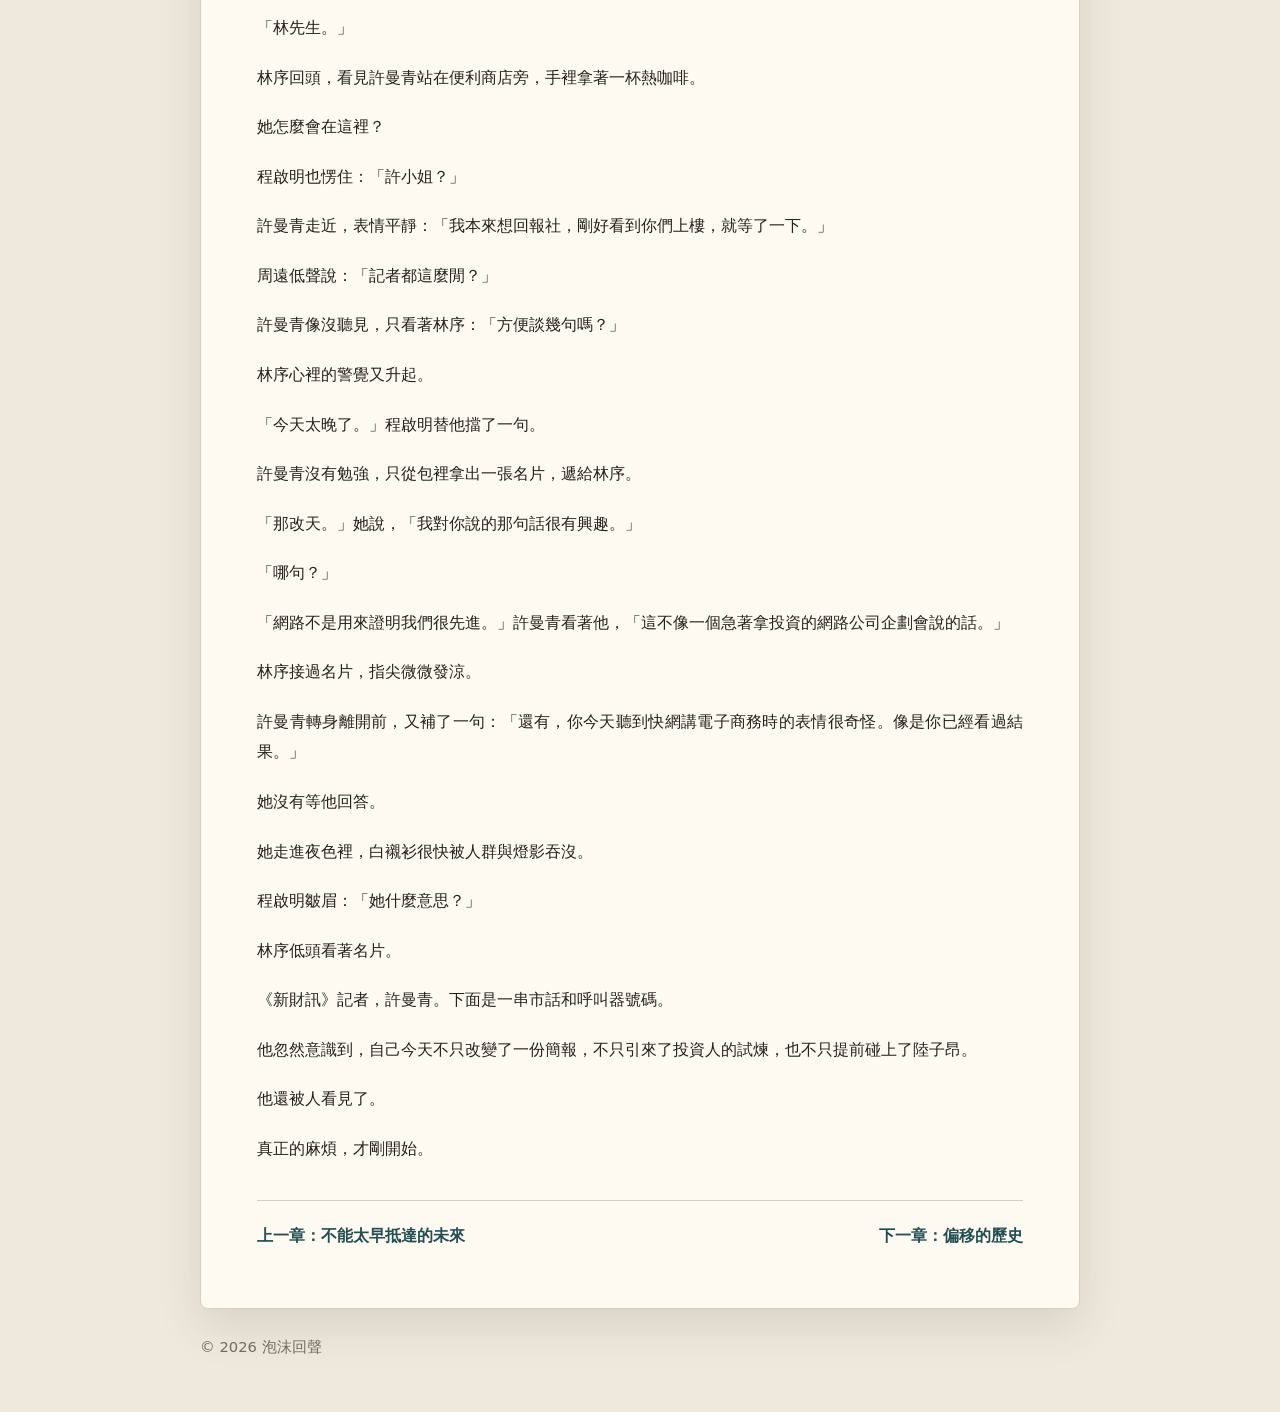
<file: chapter-03.html>
<!doctype html>
<html lang="zh-Hant">
  <head>
    <meta charset="utf-8" />
    <meta name="viewport" content="width=device-width, initial-scale=1" />
    <title>第 3 章　會議室裡的泡沫｜泡沫回聲</title>
    <link rel="stylesheet" href="site.css" />
  </head>
  <body>
    <header class="site-header">
      <div class="brand">
        <p class="brand-title">泡沫回聲</p>
        <a class="nav-link" href="index.html">回首頁</a>
      </div>
    </header>

    <main class="reader">
      <div class="reader-title">
        <p class="eyebrow">第 3 章</p>
        <h2>會議室裡的泡沫</h2>
      </div>

      <article class="chapter-body">
        <p>宏遠創投的辦公室在十二樓。</p>
        <p>電梯門打開時，林序先聞到一股淡淡的地毯味，混著咖啡、影印紙和新裝潢留下的木板氣味。走廊牆上掛著幾幅抽象畫，筆觸鮮亮，像是某種被刻意安排過的前衛。接待櫃台後方有一塊霧面壓克力招牌，銀色字體寫著：宏遠創投。</p>
        <p>這裡和星河網的辦公室像兩個世界。</p>
        <p>星河網有泡麵、發熱的主機、卡住的印表機和撥接雜訊。宏遠有玻璃門、皮沙發、進口礦泉水，以及每個人臉上那種訓練過的平靜。</p>
        <p>程啟明在進門前又整理了一次領帶。</p>
        <p>周遠抱著磁碟片和光碟，臉色比平常更冷。林序站在他們身後，忽然覺得這一幕有些荒謬：一家公司最後六週的命運，被裝在一張薄薄的 3.5 吋磁片裡。</p>
        <p>接待小姐請他們稍等。</p>
        <p>會客區已經有人。</p>
        <p>一個男人坐在皮沙發中央，姿態放鬆得像這裡是他的辦公室。他穿深色西裝，沒有打領帶，襯衫領口微開，手上拿著一支早期款式的手機。那種手機又厚又重，可他拿起來的姿勢像拿著某種權力象徵。</p>
        <p>他旁邊坐著兩名年輕人，一個翻著簡報，一個抱著筆電。真正的筆電。銀灰色外殼，體積不小，卻在此刻顯得異常先進。</p>
        <p>程啟明的腳步停了一下。</p>
        <p>男人抬頭，看見他們，笑了。</p>
        <p>「啟明，好久不見。」</p>
        <p>程啟明也笑，只是嘴角有點僵：「陸子昂。」</p>
        <p>林序看著那個男人。</p>
        <p>陸子昂年紀約三十出頭，五官稱不上特別英俊，但很懂得讓別人看見他。他說話前先笑，笑完再停半拍，好像每一句都經過媒體訓練。這種人林序在現代看過很多。創辦人、顧問、講師、投資圈寵兒，他們懂得把每個普通名詞說得像時代拐點。</p>
        <p>陸子昂的目光掃過程啟明，又落在林序身上。</p>
        <p>「這位是？」</p>
        <p>「林序，我們產品企劃。」程啟明說。</p>
        <p>「喔。」陸子昂伸出手，「聽過。星河網那個首頁改版，是你做的吧？很熱鬧。」</p>
        <p>很熱鬧。</p>
        <p>不是稱讚。</p>
        <p>林序握住他的手：「還在調整。」</p>
        <p>「大家都在調整。」陸子昂笑著說，「網路變太快了，一慢就輸。」</p>
        <p>這句話很漂亮，也很空。可是在這個時候，漂亮而空的話往往最有力量。</p>
        <p>接待小姐推開會議室門：「陸先生，程先生，這邊請。」</p>
        <p>會議室不大，但布置得很正式。長桌一側坐著三位宏遠的人。中間那位約莫四十多歲，頭髮梳得整齊，眼鏡細框，面前放著一本筆記本。他應該就是宏遠的合夥人，沈士傑。</p>
        <p>沈士傑起身和他們握手，語氣溫和：「今天比較臨時，把兩組都約來，主要是想節省時間。兩邊都做入口，也都在找下一輪資金，我想放在一起聽，問題會更清楚。」</p>
        <p>程啟明的笑容更僵了。</p>
        <p>林序知道這句話的真正意思：你們很像，所以我想看誰更會說服我。</p>
        <p>陸子昂倒是自在：「這樣很好。市場本來就是競爭出來的。」</p>
        <p>星河網被安排第二個簡報。</p>
        <p>快網科技先上。</p>
        <p>陸子昂的團隊把筆電接上投影機，畫面亮起時，程啟明下意識看了周遠一眼。周遠臉色仍然平靜，但林序知道，他們輸了一個開場。</p>
        <p>有些競爭不在內容，而在姿態。</p>
        <p>快網的簡報第一頁是一張巨大的地球圖片，上面覆蓋著光纖般的線條，標題寫著：「快網科技：連接華人生活的第一入口」。</p>
        <p>林序差點以為自己回到現代某場創業發表會。只是字體比較粗，圖片解析度比較低。</p>
        <p>陸子昂站在投影幕旁，沒有拿稿。</p>
        <p>「各位，我想先講一個故事。」他說，「十年前，我們要找資料，去圖書館。五年前，我們要買東西，去百貨公司。今天，我們要知道世界發生什麼，只要打開瀏覽器。未來，不是人去找服務，而是服務會在網路上等人。」</p>
        <p>沈士傑微微點頭。</p>
        <p>陸子昂繼續說：「快網不是一個網站。我們是華人使用者進入網路生活的起點。」</p>
        <p>接下來的十五分鐘，陸子昂展示會員數、流量成長、媒體報導、合作意向、聊天室活躍度、免費信箱註冊量。他的每張投影片都有向上的箭頭，每一個數字都放大到佔滿半張畫面。</p>
        <p>月瀏覽量兩百萬。註冊會員十二萬。日新增會員三千。三家媒體合作。兩家電信業者洽談。廣告版位售罄到下個月。</p>
        <p>程啟明的手指在桌下收緊。</p>
        <p>林序卻看得越來越冷靜。</p>
        <p>快網做得比星河好，這是真的。但本質上沒有不同。他們也是入口，也是流量，也是免費服務堆出來的成長幻覺。陸子昂只是比程啟明更懂得把幻覺打上燈光。</p>
        <p>「我們下一階段會進入電子商務。」陸子昂按下一頁，「快網商城會整合書籍、唱片、3C 商品、旅遊票券。我們相信，一年內，台灣使用者會開始習慣在網路上消費。」</p>
        <p>沈士傑終於開口：「金流怎麼處理？」</p>
        <p>「我們正在和銀行談信用卡線上刷卡。」</p>
        <p>「物流？」</p>
        <p>「先與現有宅配業者合作。」</p>
        <p>「退貨？」</p>
        <p>陸子昂笑了一下：「早期市場教育需要成本，但誰先教育成功，誰就擁有未來。」</p>
        <p>很漂亮。</p>
        <p>林序在心裡替他補完後半句：誰現金燒完，誰就留在未來之前。</p>
        <p>沈士傑沒有立刻反駁，只在筆記本上寫了幾個字。</p>
        <p>快網簡報結束時，會議室裡有一種微妙的熱度。不是所有人都相信，但所有人都被帶進了同一個夢裡。這就是陸子昂厲害的地方。他不回答每一個問題，他讓問題顯得不夠浪漫。</p>
        <p>輪到星河網。</p>
        <p>程啟明站起來時，林序看見他拿著簡報的手有些抖。</p>
        <p>周遠把磁碟片交給宏遠助理。助理插入磁碟機，電腦讀取時發出細碎聲響。那聲音在安靜會議室裡格外漫長。</p>
        <p>檔案打開了。</p>
        <p>第一頁出現在投影幕上：「星河網：台灣中小企業上網的第一站」。</p>
        <p>陸子昂的眉毛輕輕一動。</p>
        <p>沈士傑也抬起頭。</p>
        <p>程啟明吸了一口氣：「各位晚上好。星河網原本和很多入口網站一樣，想做新聞、信箱、聊天室和生活服務。但我們今天想談的，不是另一個大而全的入口夢，而是一個更具體的問題：台灣中小企業要如何上網？」</p>
        <p>他的聲音一開始有些緊，但第二句後逐漸穩定。</p>
        <p>林序坐在旁邊，看著他把下午改過的內容說出來。</p>
        <p>中小企業不知道如何建立網站。外銷廠商需要被國外買家找到。工商協會缺乏網路資料整合。Y2K 焦慮讓企業開始意識到資訊化，但多數沒有能力自己做。星河網可以從網站建置、企業資料庫、產業內容開始，逐步建立商業搜尋入口。</p>
        <p>這不是最華麗的故事。</p>
        <p>但它第一次像一門生意。</p>
        <p>沈士傑聽得比剛才更專注。他沒有點頭，也沒有皺眉，只是不斷記筆記。</p>
        <p>程啟明講到收入模型時，林序看見陸子昂換了個坐姿。</p>
        <p>「我們第一階段以建置費和年費取得現金流。」程啟明說，「第二階段推出推薦版位和產業專題，讓已經付費的企業取得更多曝光。第三階段，當資料庫形成規模後，提供採購媒合與商業搜尋。」</p>
        <p>沈士傑問：「你們現在有客戶嗎？」</p>
        <p>程啟明停住。</p>
        <p>這是他們最弱的地方。</p>
        <p>他們有構想，有網站，有會員，但沒有真正願意為這個方向付錢的企業客戶。</p>
        <p>程啟明下意識看向林序。</p>
        <p>林序知道自己不能讓他空白太久。</p>
        <p>「目前還沒有正式客戶。」林序開口，「但我們有兩個可驗證的入口。」</p>
        <p>沈士傑看向他：「請說。」</p>
        <p>「第一，Y2K 企業自檢專題。」林序說，「我們可以在一週內推出，提供中小企業基本檢查表，收集留下資料的公司名單。第二，免費企業網路名片試辦。前五十家免費建檔，但收取後續更新與進階頁面費用。這不是直接賣願景，而是先測試企業主是否願意留下資料、是否願意付費升級。」</p>
        <p>會議室安靜了一下。</p>
        <p>這在 1999 年不叫 MVP，也不叫轉換漏斗，但林序知道，自己說的就是那套東西的古早版本。</p>
        <p>沈士傑問：「你們怎麼找到前五十家？」</p>
        <p>「工商協會、科技雜誌專題、既有會員轉介紹。」林序說，「還有傳真。」</p>
        <p>陸子昂忽然笑了：「傳真？」</p>
        <p>他的語氣不重，卻剛好讓會議室裡所有人都聽見。</p>
        <p>程啟明臉色一變。</p>
        <p>林序看向陸子昂：「對，傳真。」</p>
        <p>陸子昂靠在椅背上：「我只是有點意外。我以為我們今天談的是網路公司。」</p>
        <p>林序感覺到程啟明緊繃起來。</p>
        <p>這一刀很漂亮。陸子昂沒有說星河落後，他只是把「傳真」和「網路公司」放在一起，讓它們自己顯得矛盾。</p>
        <p>林序本來可以反擊。</p>
        <p>他可以說二十多年後很多企業仍然離不開表單、電話、Email 和人工客服。可以說真正的數位化從來不是把所有東西都搬到網頁上，而是讓使用者用他們能接受的方式跨過第一步。</p>
        <p>但他不能說二十多年後。</p>
        <p>他只說：「因為我們服務的是還沒有上網的人。」</p>
        <p>會議室再次安靜。</p>
        <p>林序繼續說：「如果一家公司已經懂得自己註冊網域、自己架站、自己更新資料，那它不需要我們。真正需要我們的，是那些聽過網路、想試，但不知道從哪裡開始的人。對他們來說，傳真不是落後，是入口。」</p>
        <p>沈士傑停下筆。</p>
        <p>程啟明看著林序，眼神裡有一點驚訝。</p>
        <p>陸子昂笑容淡了一些。</p>
        <p>林序知道自己抓住了某個東西，於是往下說：「網路不是用來證明我們很先進。網路是用來解決別人的麻煩。如果客戶現在的麻煩從傳真開始，我們就從傳真接住他，再把他帶到網路上。」</p>
        <p>周遠低頭，嘴角很輕地動了一下。</p>
        <p>沈士傑終於開口：「這句話很好。」</p>
        <p>程啟明立刻接上：「所以星河網的價值不是做最大聲的入口，而是做最早幫傳統企業跨進網路的橋。」</p>
        <p>這句話比下午排練時更好。</p>
        <p>林序看了程啟明一眼。這個人不是不會學。他只是過去被時代的噪音推著走，以為聲音越大越接近未來。</p>
        <p>簡報結束後，沈士傑沒有立刻表態。</p>
        <p>他請兩組人先到外面等。</p>
        <p>會議室門關上時，程啟明像終於能呼吸。他靠在走廊牆邊，低聲說：「剛才那段不錯。」</p>
        <p>林序說：「你接得也不錯。」</p>
        <p>程啟明想笑，卻笑不太出來：「你覺得有機會嗎？」</p>
        <p>林序看向會議室磨砂玻璃後的人影。</p>
        <p>他不知道。</p>
        <p>這是他最不習慣的地方。他明明知道大方向，知道泡沫會破，知道入口網站的命運，知道未來哪種商業模式會成功。但一旦落到此刻的會議室、此刻的投資人、此刻的兩家公司，他仍然不知道答案。</p>
        <p>未來不是答案卷。它只是一本被火燒過的參考書。</p>
        <p>陸子昂走到他身旁，語氣像閒聊：「林先生，你今天講得很有意思。」</p>
        <p>「謝謝。」</p>
        <p>「不過我有點好奇。」陸子昂看著會議室門，「你們下午才改方向吧？」</p>
        <p>林序心裡一沉。</p>
        <p>陸子昂笑：「別緊張，我猜的。你們原本應該也是入口，臨時改成企業服務。簡報裡有幾頁語氣不一樣，前面保守，後面還留著大入口的影子。」</p>
        <p>林序沒有說話。</p>
        <p>這人比他想的敏銳。</p>
        <p>「但這樣也很危險。」陸子昂說，「投資人喜歡聽新故事，可是不喜歡團隊自己都還沒信完的新故事。」</p>
        <p>「至少是真的問題。」</p>
        <p>「真的問題不一定有錢。」陸子昂看向他，「有時候，市場獎勵的不是解決問題的人，而是讓最多人相信問題即將被解決的人。」</p>
        <p>林序冷冷地說：「所以你做的是後者？」</p>
        <p>陸子昂笑了，沒有生氣。</p>
        <p>「我做的是時代想聽的故事。」</p>
        <p>這句話讓林序忽然感到一陣寒意。</p>
        <p>因為陸子昂不是單純的騙子。他也許知道泡沫是泡沫，知道入口夢裡有大量空氣，但他不在乎。或者說，他比任何人都明白泡沫的規則：在破掉以前，泡沫可以載人飛得很高。</p>
        <p>會議室門打開。</p>
        <p>沈士傑請他們進去。</p>
        <p>兩組人重新坐下。沈士傑摘下眼鏡，慢慢擦拭鏡片。</p>
        <p>「兩邊都很有意思。」他說，「快網的成長速度很快，媒體聲量也強。星河的方向比較新，也比較務實。」</p>
        <p>程啟明坐直。</p>
        <p>陸子昂仍然微笑。</p>
        <p>「但我今天不會立刻決定投資。」沈士傑說。</p>
        <p>程啟明的肩膀微微沉下。</p>
        <p>沈士傑看向他：「星河這邊，我希望你們一週內證明兩件事。第一，找到至少十家願意加入企業資料庫的公司。第二，其中至少三家願意付費，金額不拘，但必須是真的付款。」</p>
        <p>程啟明張口：「一週？」</p>
        <p>「你們說這是真問題。」沈士傑語氣溫和，「那就證明有人願意為真問題付錢。」</p>
        <p>林序心裡反而鬆了一點。</p>
        <p>這很合理。</p>
        <p>殘酷，但合理。</p>
        <p>沈士傑又看向陸子昂：「快網這邊，我想看電子商務試營運數據。不要只有會員數，我要看到訂單、履約成本和退貨處理。」</p>
        <p>陸子昂笑容不變：「沒問題。」</p>
        <p>「一週後，兩邊再來。」沈士傑說，「到時候，我們談條件。」</p>
        <p>走出宏遠時，已經接近晚上十點。</p>
        <p>台北的風帶著濕氣。樓下便利商店還亮著，幾個上班族站在門口抽菸。遠處霓虹招牌閃爍，像一座城市在努力讓自己看起來不會疲倦。</p>
        <p>程啟明站在路邊，半天沒說話。</p>
        <p>周遠先開口：「十家企業，三家付費。一週。」</p>
        <p>程啟明苦笑：「聽起來比拿投資還難。」</p>
        <p>林序說：「比拿投資好。」</p>
        <p>程啟明看他。</p>
        <p>「如果做不到，代表這條路本來就不成立。」林序說，「至少我們會早點知道。」</p>
        <p>程啟明沉默了一會兒：「你講話真的很不討喜。」</p>
        <p>「我知道。」</p>
        <p>「但今天有用。」</p>
        <p>林序沒有回答。</p>
        <p>他抬頭看著宏遠創投所在的樓層。那裡燈還亮著。他不知道這場簡報改變了什麼。也許只是讓星河網晚死一週，也許是讓一個原本不該出現的方向提前冒芽。</p>
        <p>街角忽然有人叫他。</p>
        <p>「林先生。」</p>
        <p>林序回頭，看見許曼青站在便利商店旁，手裡拿著一杯熱咖啡。</p>
        <p>她怎麼會在這裡？</p>
        <p>程啟明也愣住：「許小姐？」</p>
        <p>許曼青走近，表情平靜：「我本來想回報社，剛好看到你們上樓，就等了一下。」</p>
        <p>周遠低聲說：「記者都這麼閒？」</p>
        <p>許曼青像沒聽見，只看著林序：「方便談幾句嗎？」</p>
        <p>林序心裡的警覺又升起。</p>
        <p>「今天太晚了。」程啟明替他擋了一句。</p>
        <p>許曼青沒有勉強，只從包裡拿出一張名片，遞給林序。</p>
        <p>「那改天。」她說，「我對你說的那句話很有興趣。」</p>
        <p>「哪句？」</p>
        <p>「網路不是用來證明我們很先進。」許曼青看著他，「這不像一個急著拿投資的網路公司企劃會說的話。」</p>
        <p>林序接過名片，指尖微微發涼。</p>
        <p>許曼青轉身離開前，又補了一句：「還有，你今天聽到快網講電子商務時的表情很奇怪。像是你已經看過結果。」</p>
        <p>她沒有等他回答。</p>
        <p>她走進夜色裡，白襯衫很快被人群與燈影吞沒。</p>
        <p>程啟明皺眉：「她什麼意思？」</p>
        <p>林序低頭看著名片。</p>
        <p>《新財訊》記者，許曼青。下面是一串市話和呼叫器號碼。</p>
        <p>他忽然意識到，自己今天不只改變了一份簡報，不只引來了投資人的試煉，也不只提前碰上了陸子昂。</p>
        <p>他還被人看見了。</p>
        <p>真正的麻煩，才剛開始。</p>
      </article>

      <nav class="reader-nav" aria-label="章節導覽">
        <a href="chapter-02.html">上一章：不能太早抵達的未來</a>
        <a href="chapter-04.html">下一章：偏移的歷史</a>
      </nav>
    </main>

    <footer class="site-footer">
      <p>© 2026 泡沫回聲</p>
    </footer>
  </body>
</html>
</file>
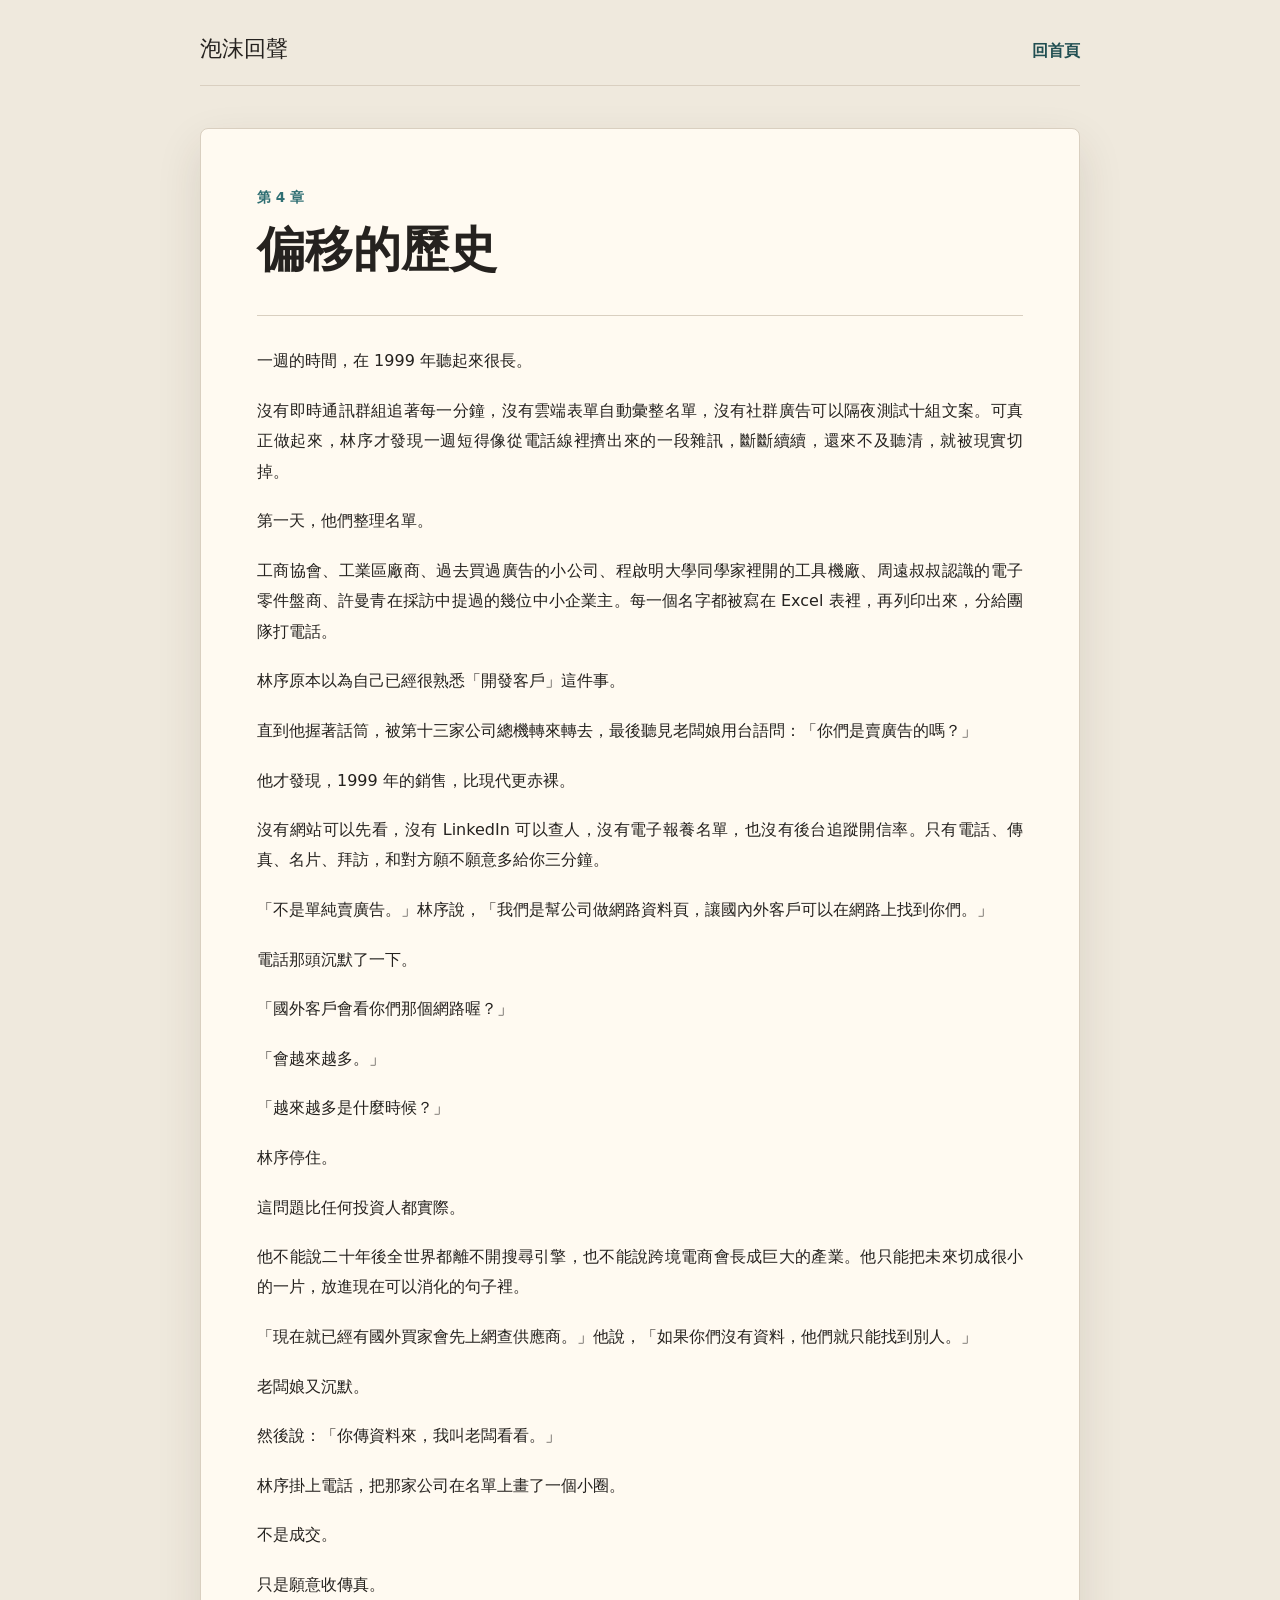
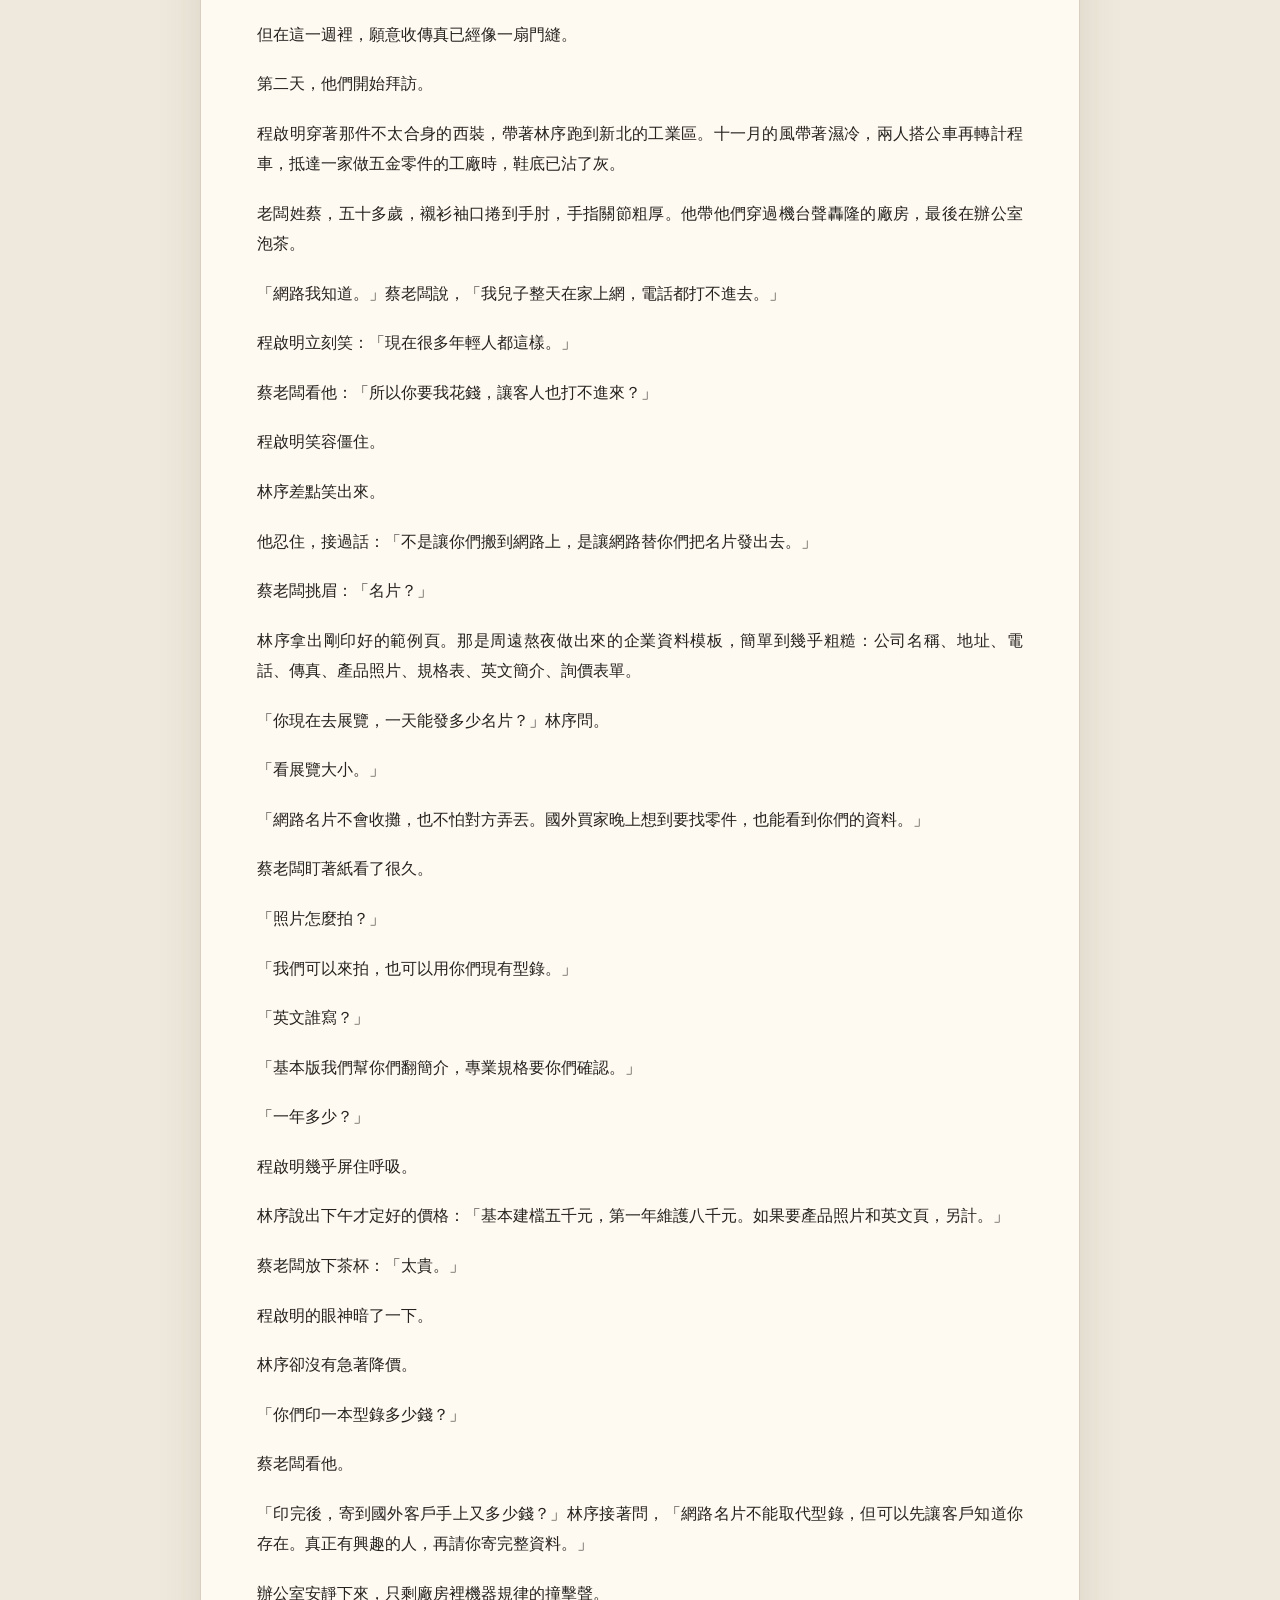
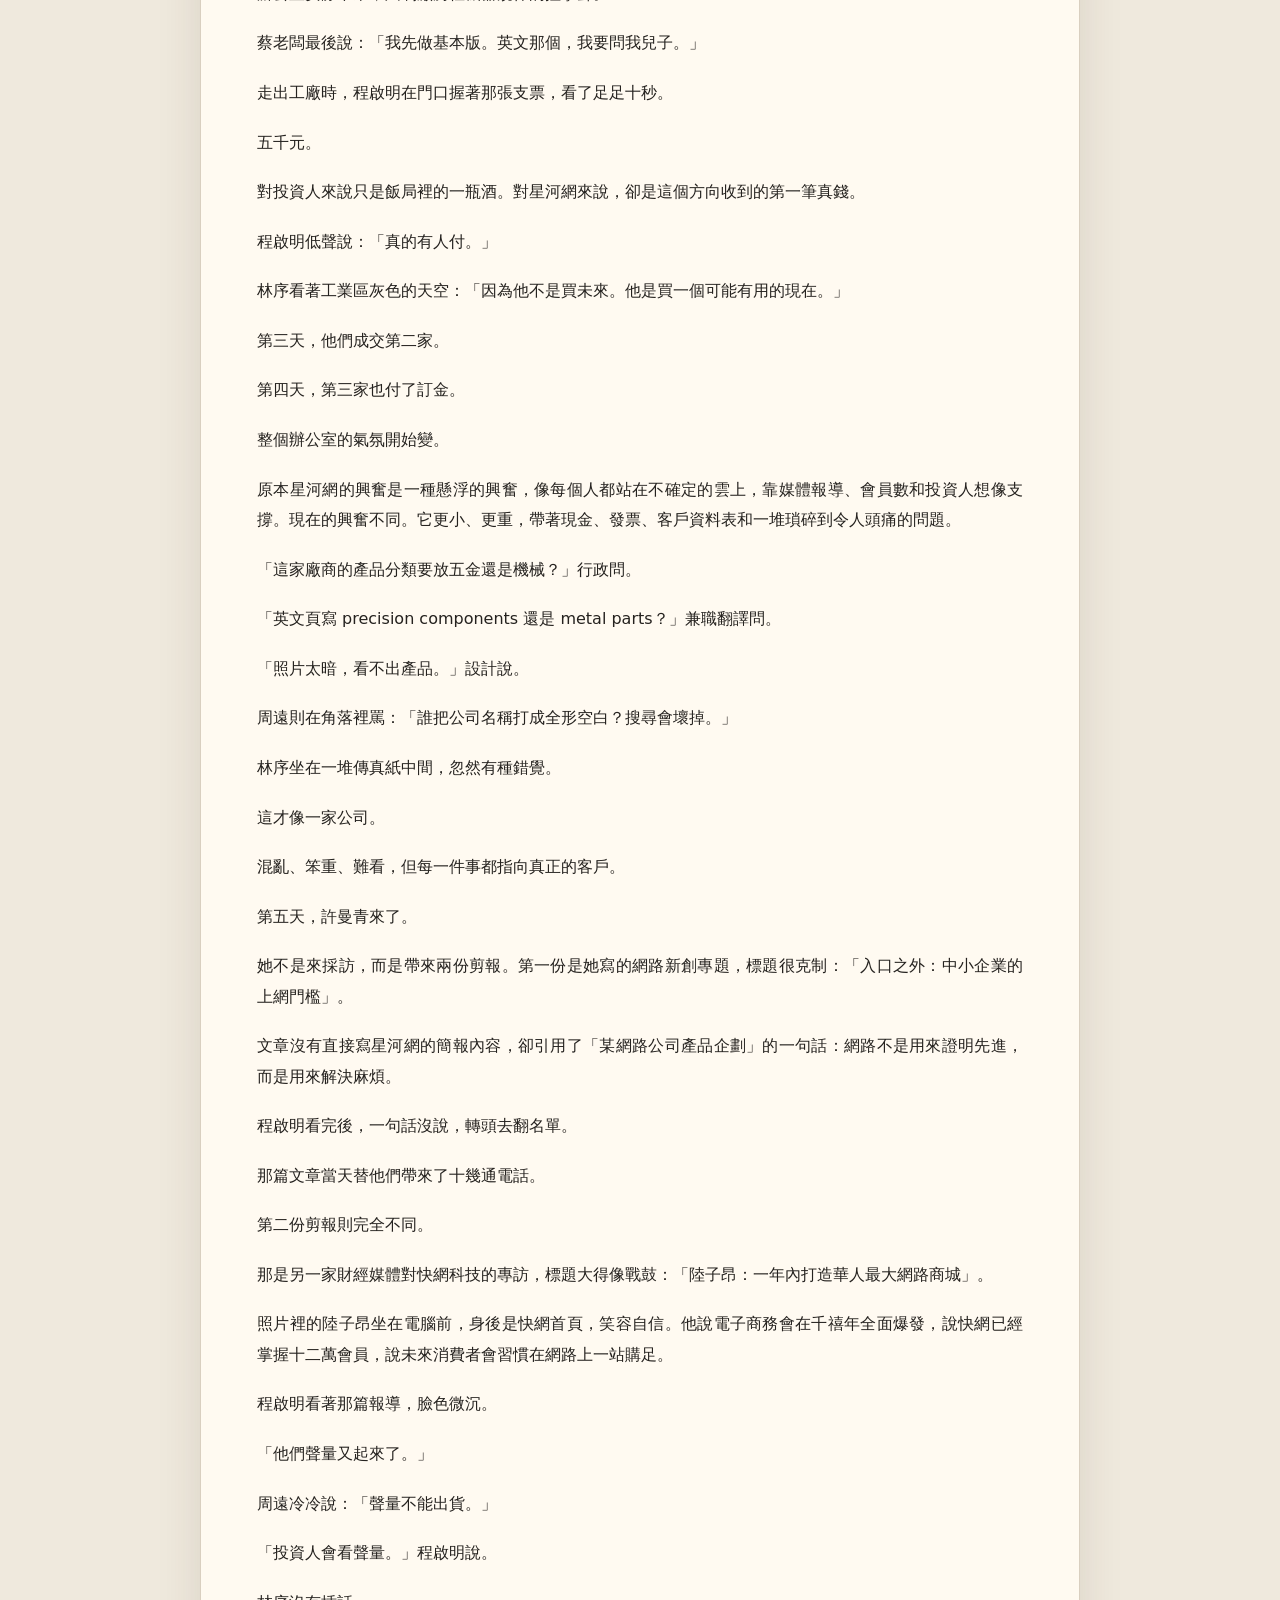
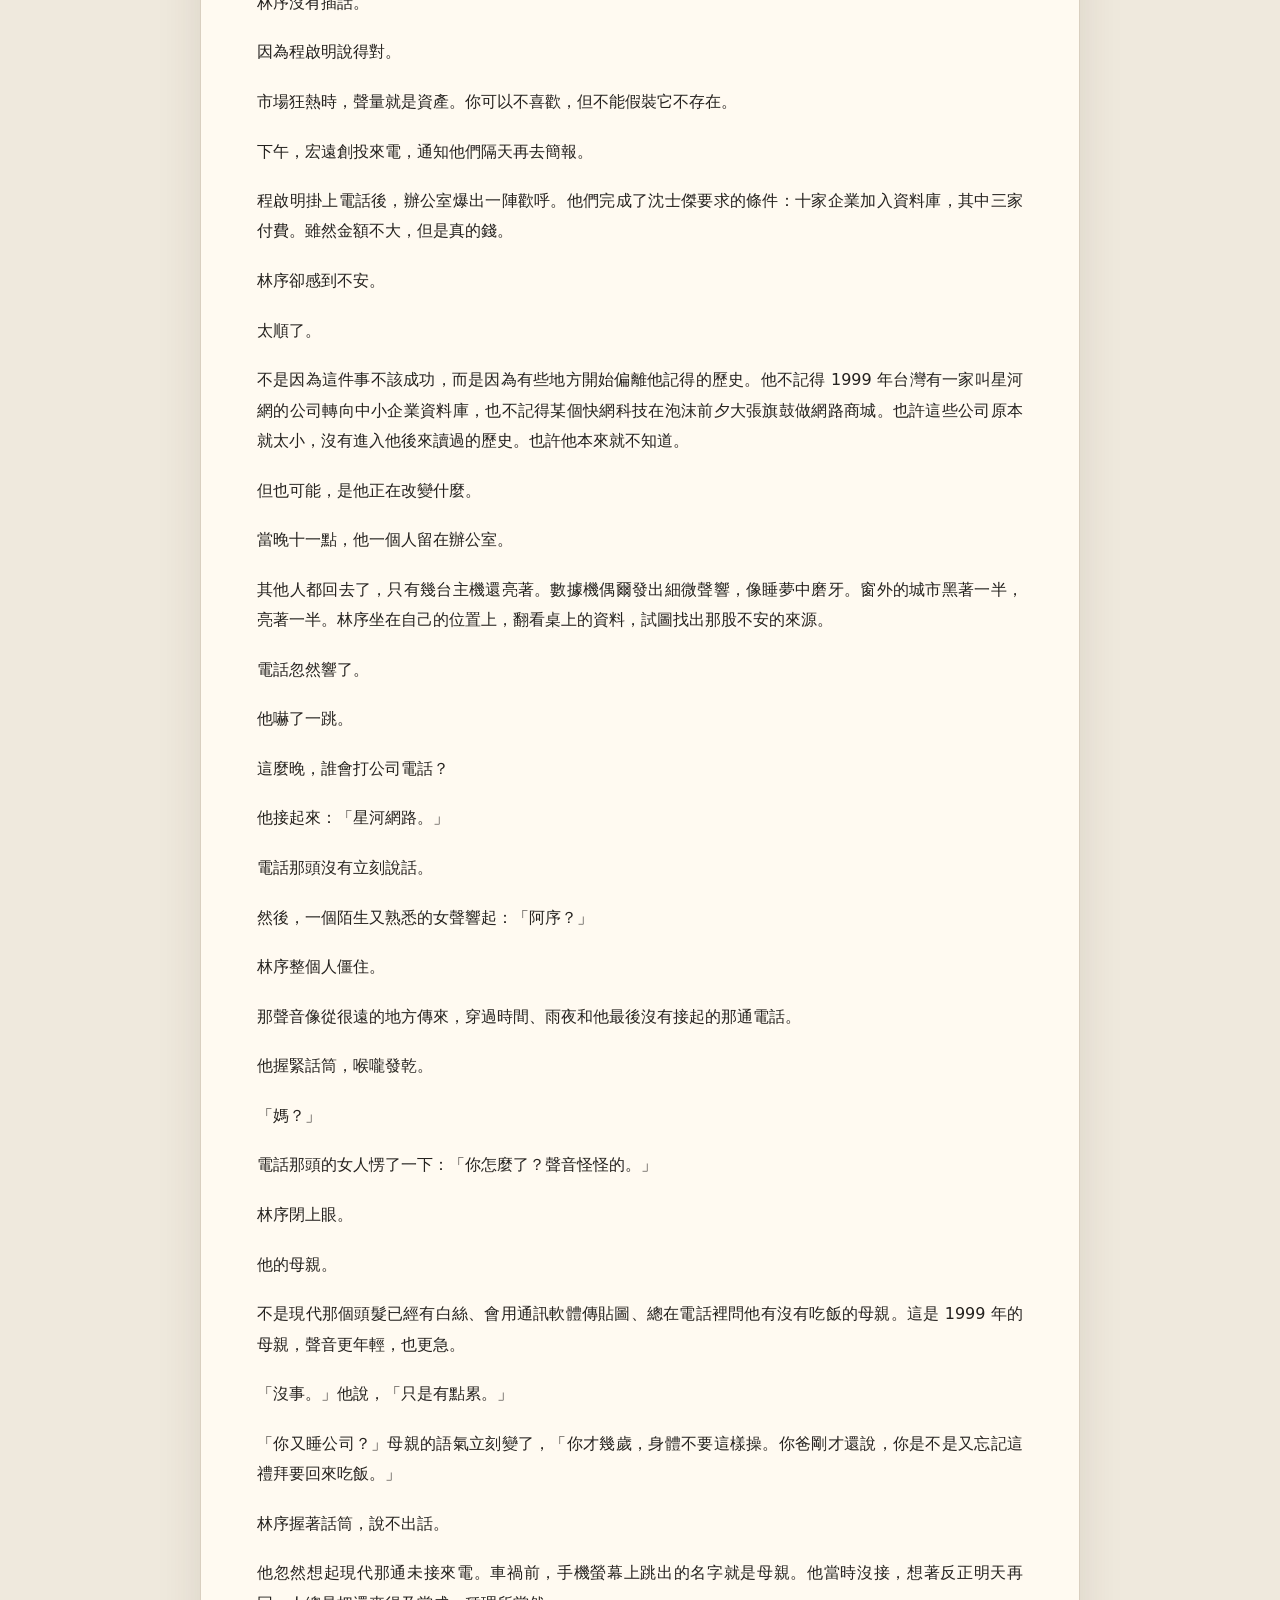
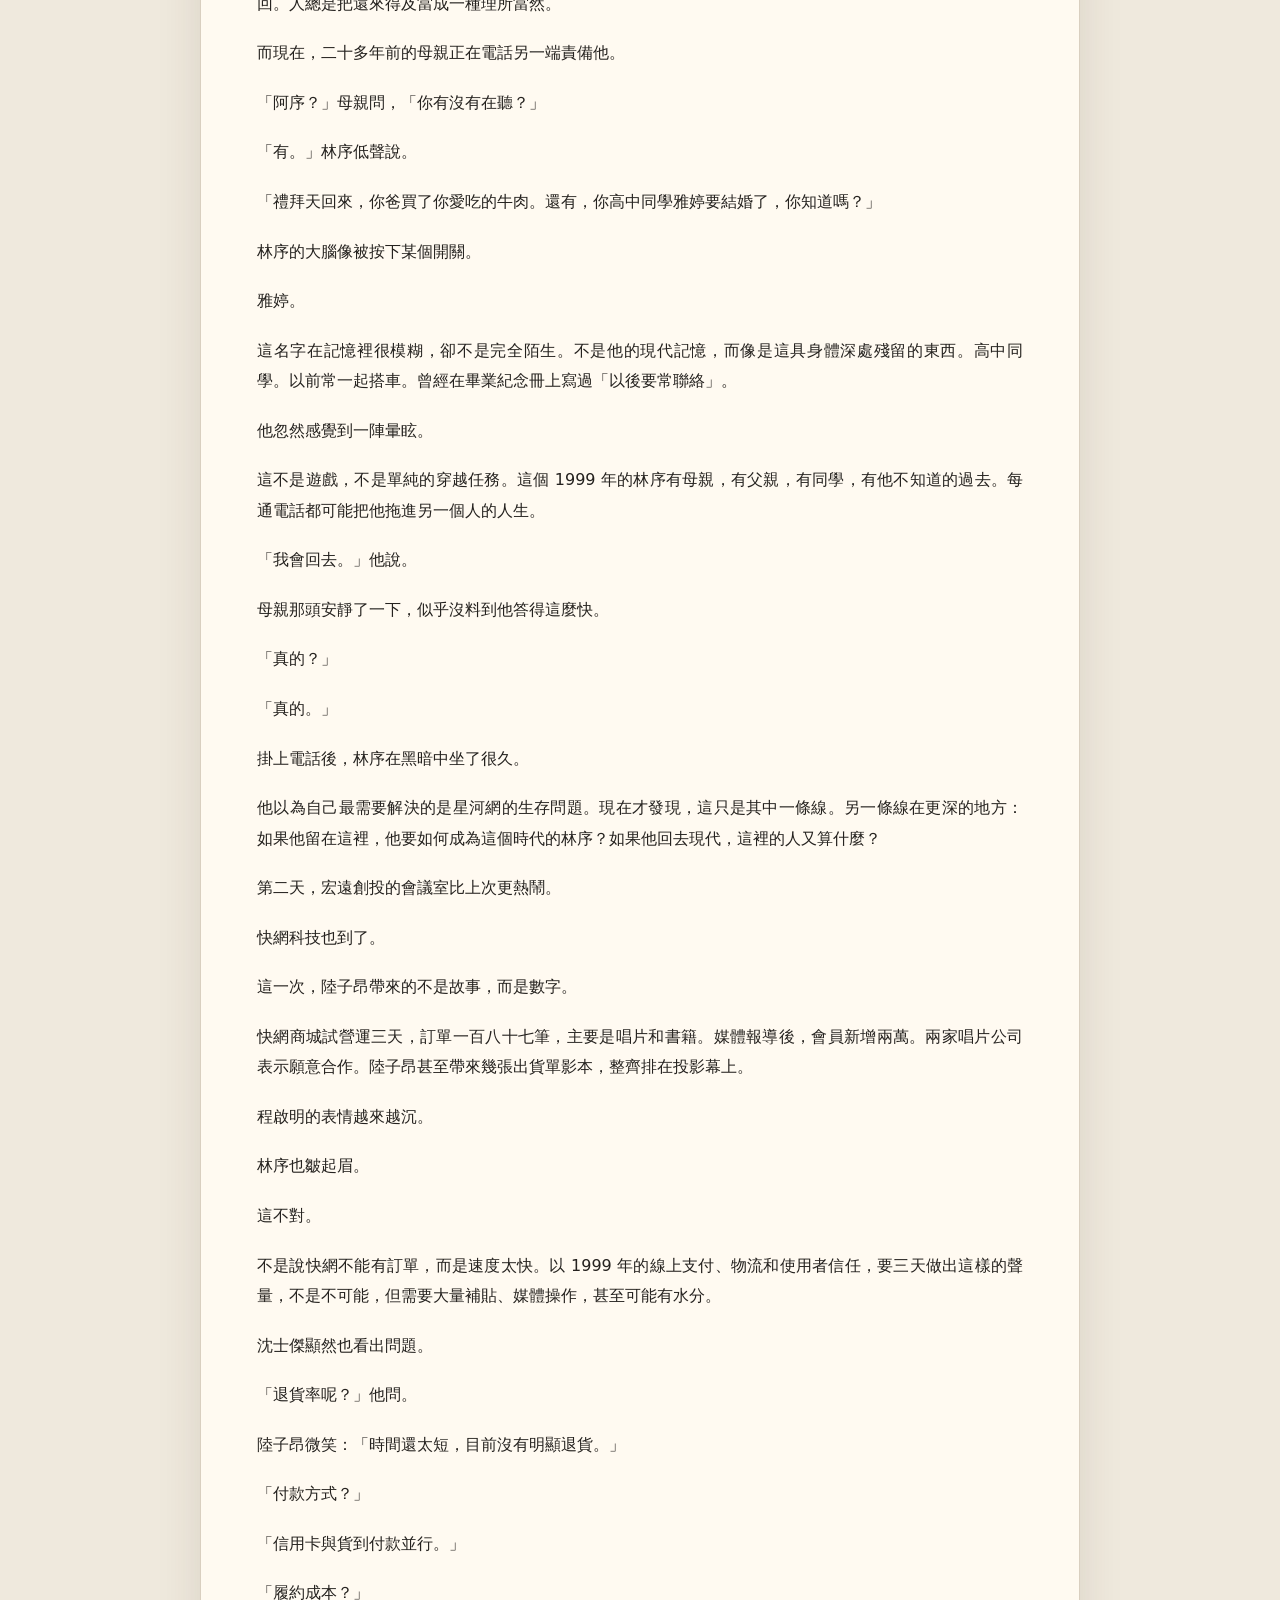
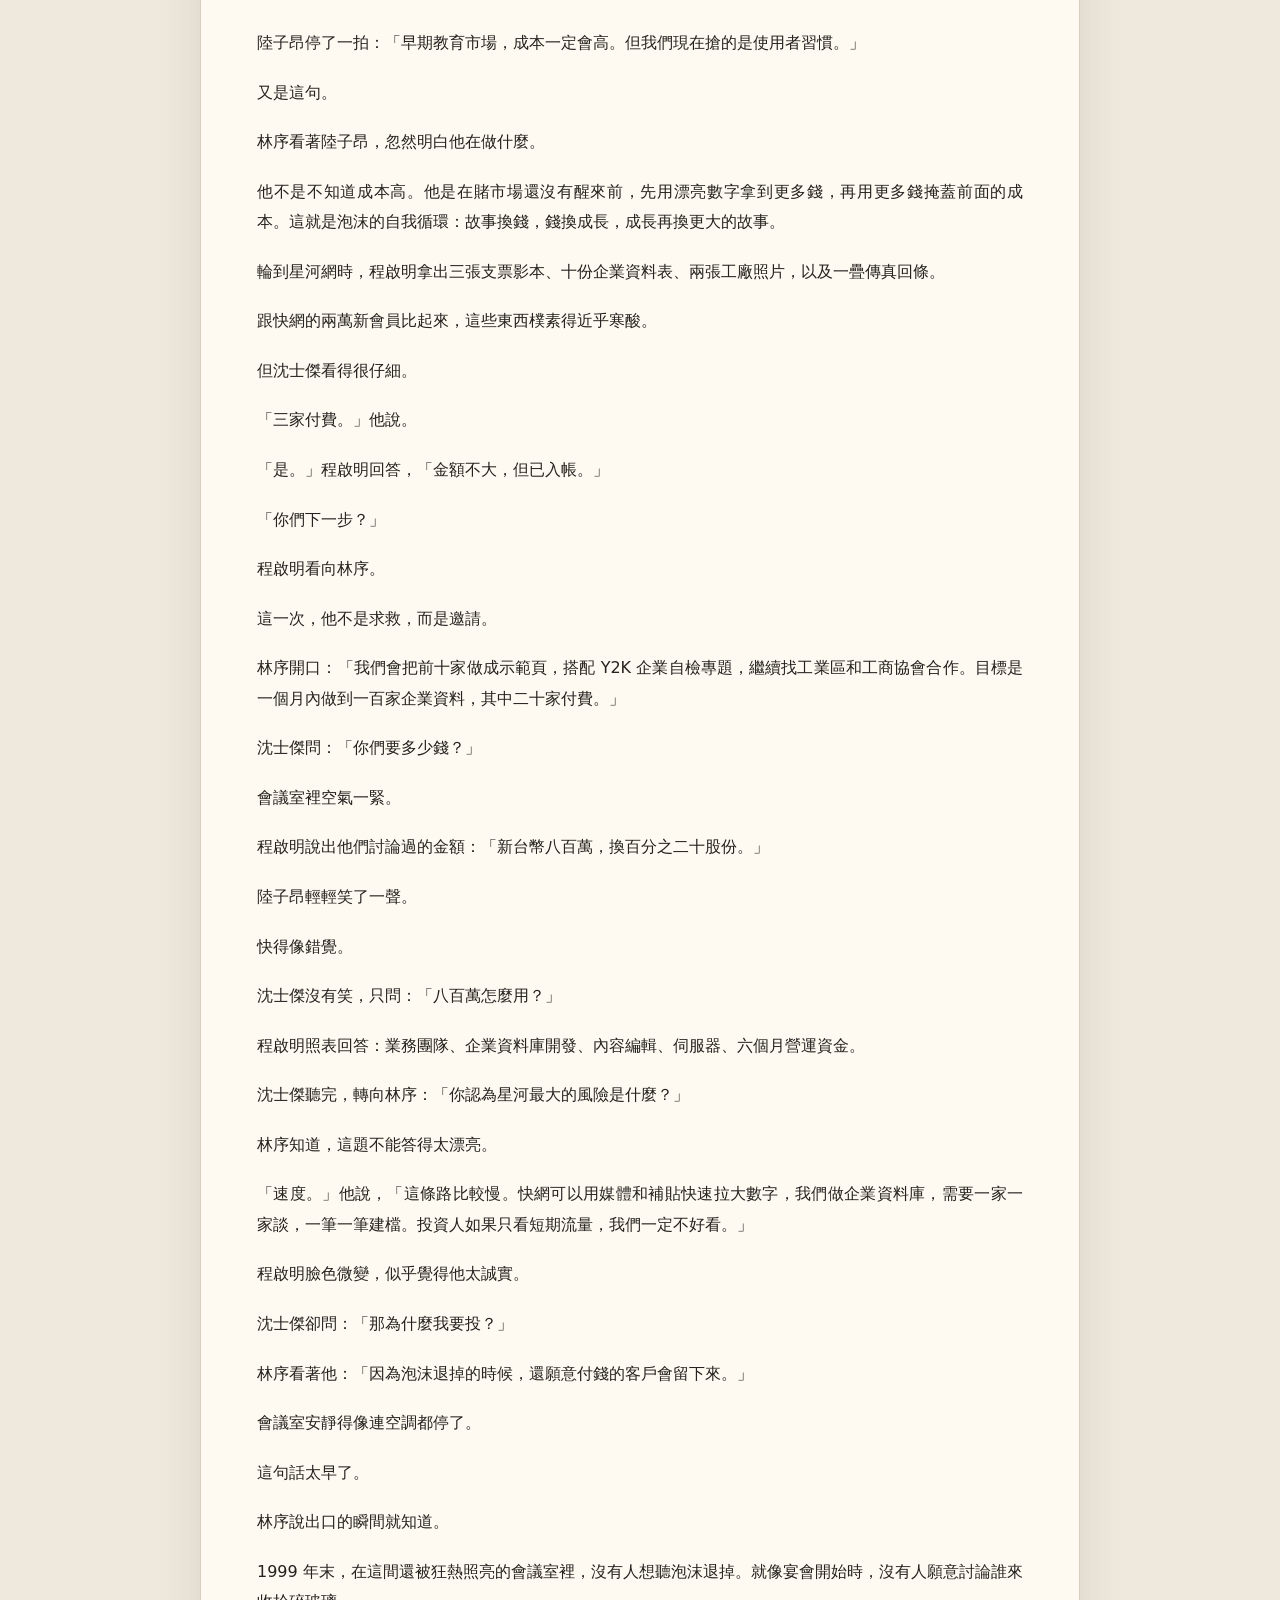
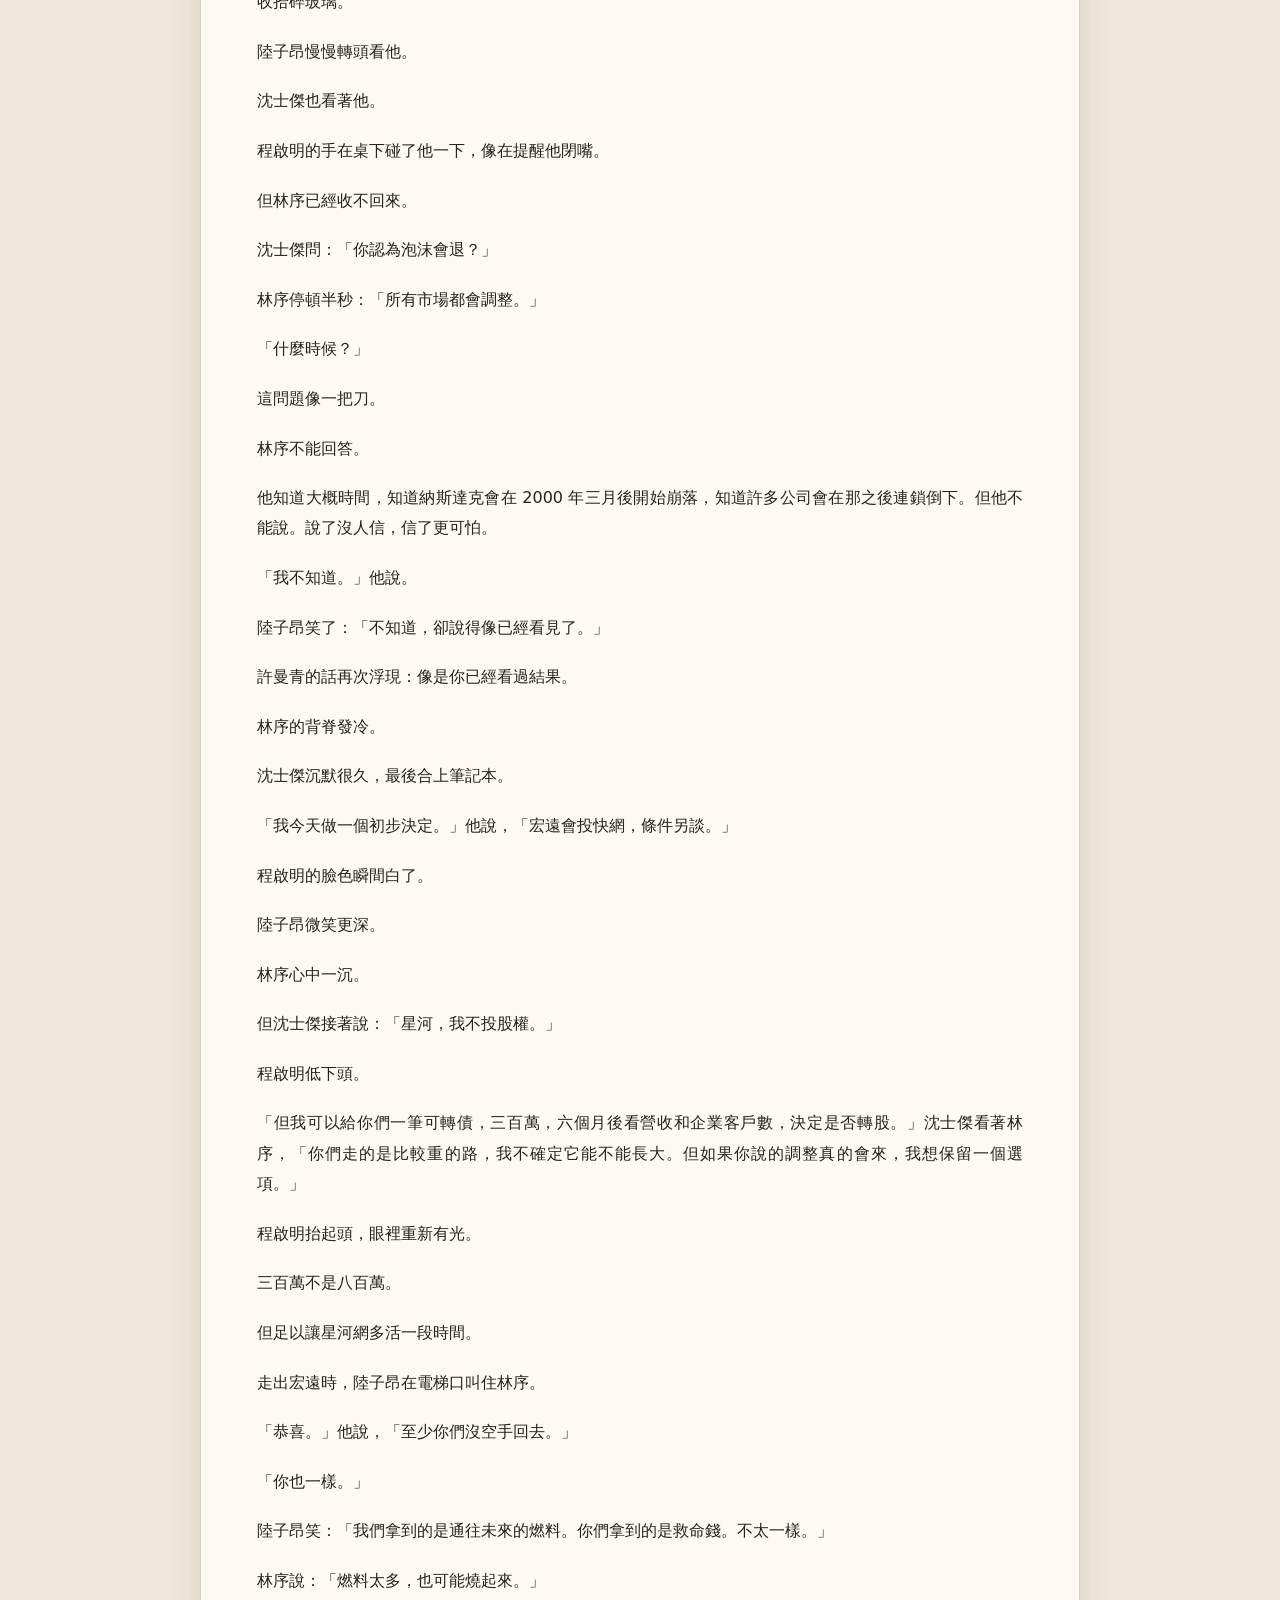
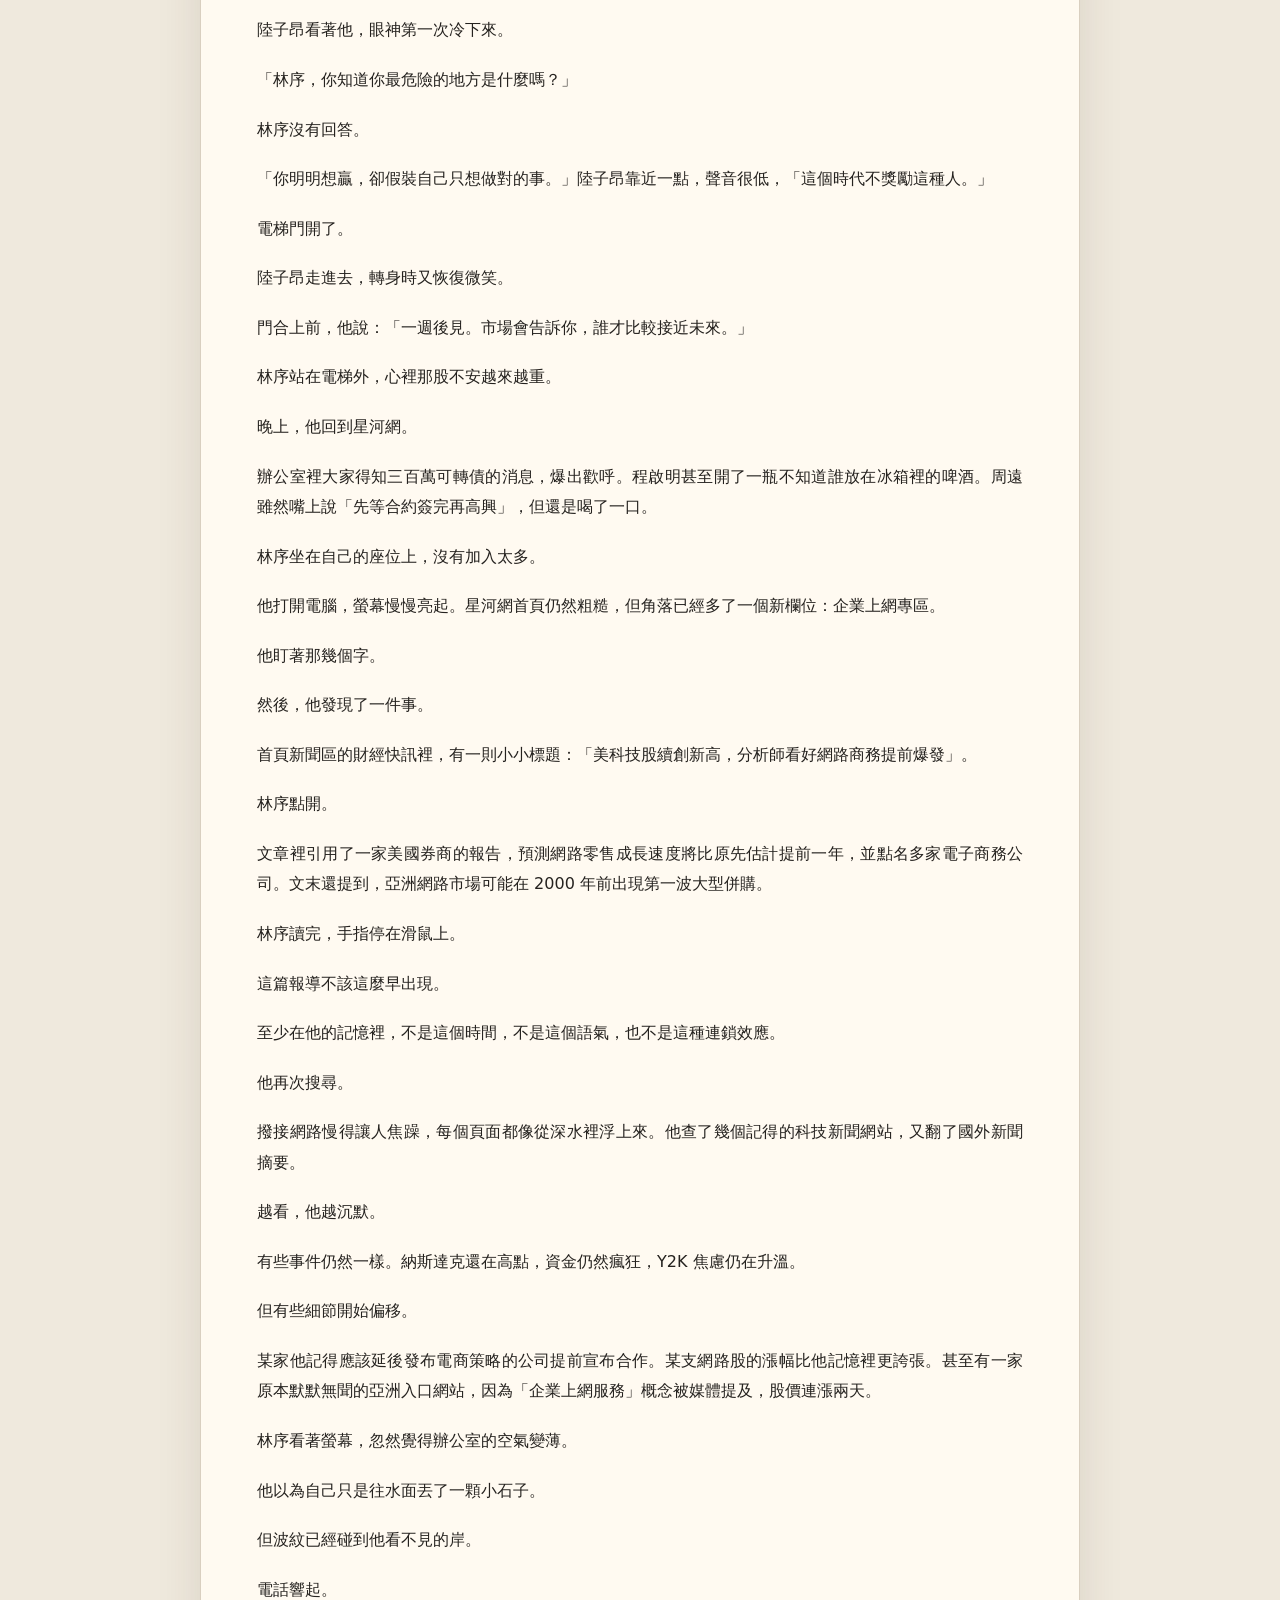
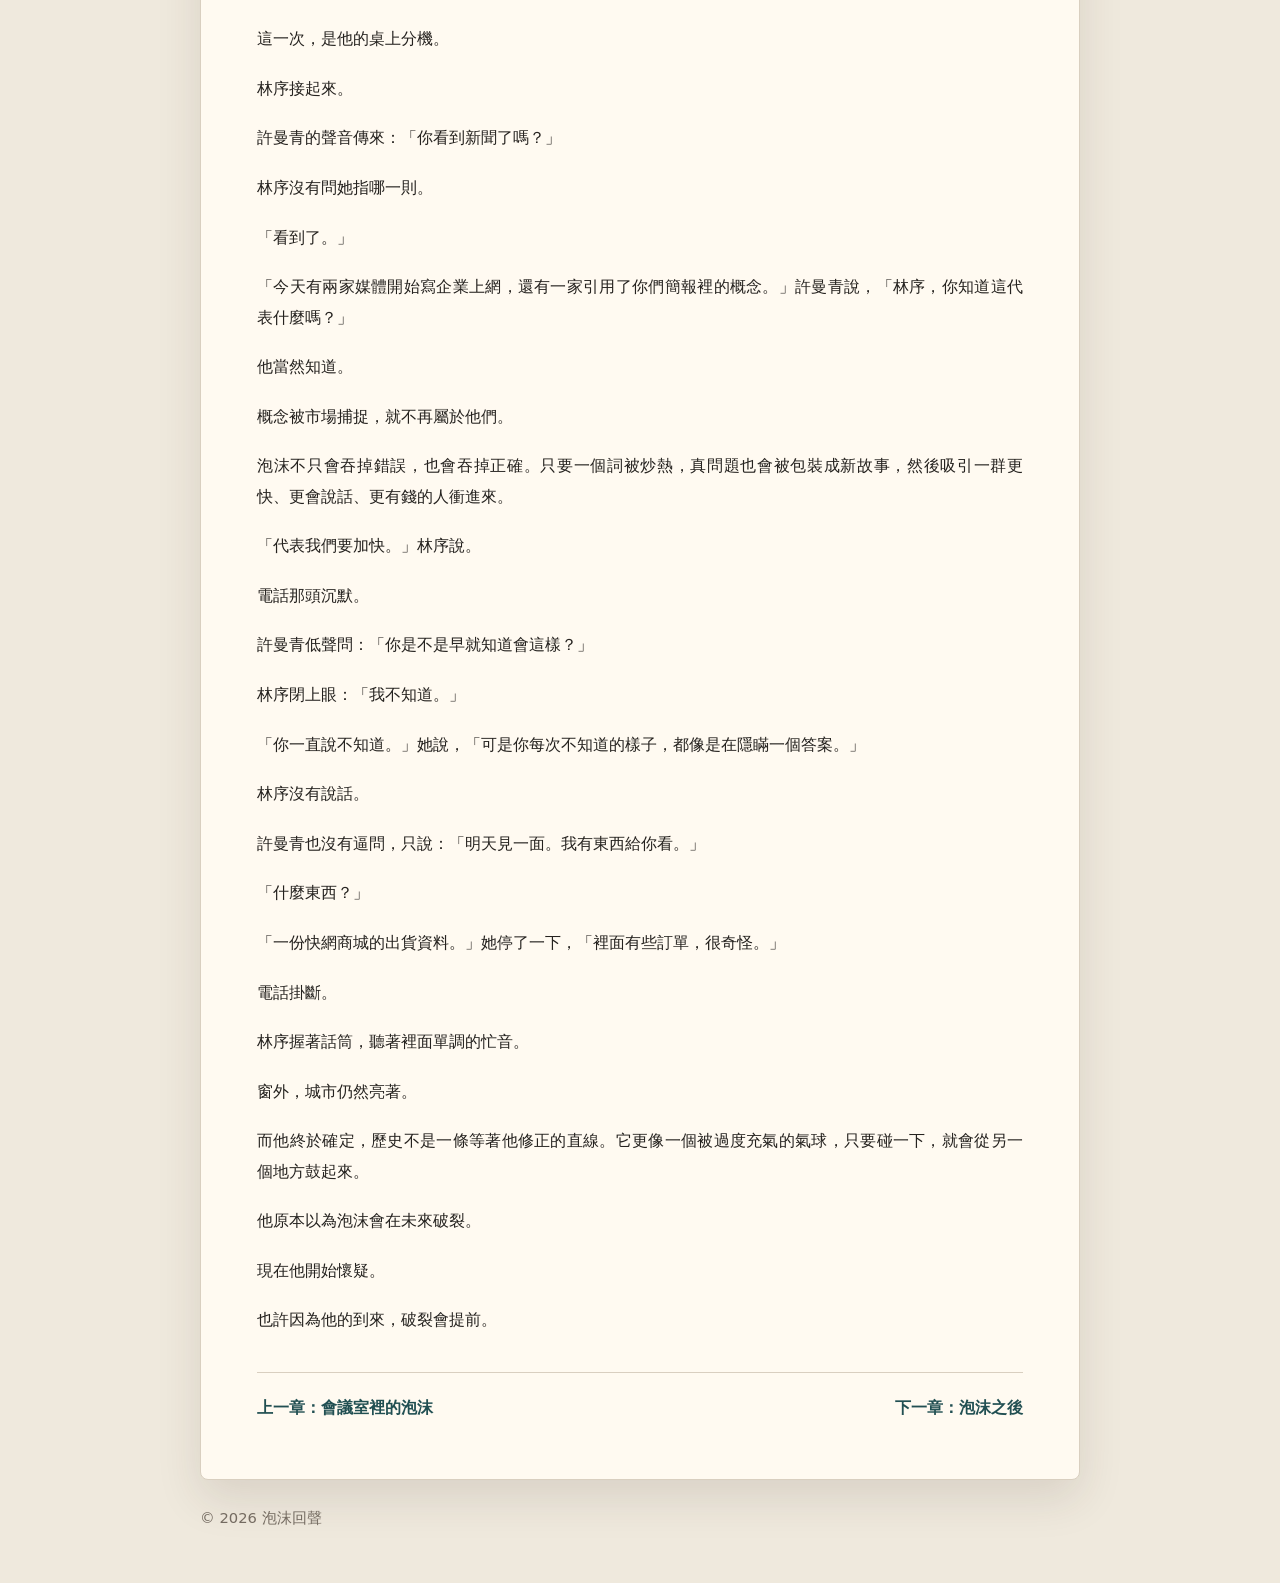
<file: chapter-04.html>
<!doctype html>
<html lang="zh-Hant">
  <head>
    <meta charset="utf-8" />
    <meta name="viewport" content="width=device-width, initial-scale=1" />
    <title>第 4 章　偏移的歷史｜泡沫回聲</title>
    <link rel="stylesheet" href="site.css" />
  </head>
  <body>
    <header class="site-header">
      <div class="brand">
        <p class="brand-title">泡沫回聲</p>
        <a class="nav-link" href="index.html">回首頁</a>
      </div>
    </header>

    <main class="reader">
      <div class="reader-title">
        <p class="eyebrow">第 4 章</p>
        <h2>偏移的歷史</h2>
      </div>

      <article class="chapter-body">
        <p>一週的時間，在 1999 年聽起來很長。</p>
        <p>沒有即時通訊群組追著每一分鐘，沒有雲端表單自動彙整名單，沒有社群廣告可以隔夜測試十組文案。可真正做起來，林序才發現一週短得像從電話線裡擠出來的一段雜訊，斷斷續續，還來不及聽清，就被現實切掉。</p>
        <p>第一天，他們整理名單。</p>
        <p>工商協會、工業區廠商、過去買過廣告的小公司、程啟明大學同學家裡開的工具機廠、周遠叔叔認識的電子零件盤商、許曼青在採訪中提過的幾位中小企業主。每一個名字都被寫在 Excel 表裡，再列印出來，分給團隊打電話。</p>
        <p>林序原本以為自己已經很熟悉「開發客戶」這件事。</p>
        <p>直到他握著話筒，被第十三家公司總機轉來轉去，最後聽見老闆娘用台語問：「你們是賣廣告的嗎？」</p>
        <p>他才發現，1999 年的銷售，比現代更赤裸。</p>
        <p>沒有網站可以先看，沒有 LinkedIn 可以查人，沒有電子報養名單，也沒有後台追蹤開信率。只有電話、傳真、名片、拜訪，和對方願不願意多給你三分鐘。</p>
        <p>「不是單純賣廣告。」林序說，「我們是幫公司做網路資料頁，讓國內外客戶可以在網路上找到你們。」</p>
        <p>電話那頭沉默了一下。</p>
        <p>「國外客戶會看你們那個網路喔？」</p>
        <p>「會越來越多。」</p>
        <p>「越來越多是什麼時候？」</p>
        <p>林序停住。</p>
        <p>這問題比任何投資人都實際。</p>
        <p>他不能說二十年後全世界都離不開搜尋引擎，也不能說跨境電商會長成巨大的產業。他只能把未來切成很小的一片，放進現在可以消化的句子裡。</p>
        <p>「現在就已經有國外買家會先上網查供應商。」他說，「如果你們沒有資料，他們就只能找到別人。」</p>
        <p>老闆娘又沉默。</p>
        <p>然後說：「你傳資料來，我叫老闆看看。」</p>
        <p>林序掛上電話，把那家公司在名單上畫了一個小圈。</p>
        <p>不是成交。</p>
        <p>只是願意收傳真。</p>
        <p>但在這一週裡，願意收傳真已經像一扇門縫。</p>
        <p>第二天，他們開始拜訪。</p>
        <p>程啟明穿著那件不太合身的西裝，帶著林序跑到新北的工業區。十一月的風帶著濕冷，兩人搭公車再轉計程車，抵達一家做五金零件的工廠時，鞋底已沾了灰。</p>
        <p>老闆姓蔡，五十多歲，襯衫袖口捲到手肘，手指關節粗厚。他帶他們穿過機台聲轟隆的廠房，最後在辦公室泡茶。</p>
        <p>「網路我知道。」蔡老闆說，「我兒子整天在家上網，電話都打不進去。」</p>
        <p>程啟明立刻笑：「現在很多年輕人都這樣。」</p>
        <p>蔡老闆看他：「所以你要我花錢，讓客人也打不進來？」</p>
        <p>程啟明笑容僵住。</p>
        <p>林序差點笑出來。</p>
        <p>他忍住，接過話：「不是讓你們搬到網路上，是讓網路替你們把名片發出去。」</p>
        <p>蔡老闆挑眉：「名片？」</p>
        <p>林序拿出剛印好的範例頁。那是周遠熬夜做出來的企業資料模板，簡單到幾乎粗糙：公司名稱、地址、電話、傳真、產品照片、規格表、英文簡介、詢價表單。</p>
        <p>「你現在去展覽，一天能發多少名片？」林序問。</p>
        <p>「看展覽大小。」</p>
        <p>「網路名片不會收攤，也不怕對方弄丟。國外買家晚上想到要找零件，也能看到你們的資料。」</p>
        <p>蔡老闆盯著紙看了很久。</p>
        <p>「照片怎麼拍？」</p>
        <p>「我們可以來拍，也可以用你們現有型錄。」</p>
        <p>「英文誰寫？」</p>
        <p>「基本版我們幫你們翻簡介，專業規格要你們確認。」</p>
        <p>「一年多少？」</p>
        <p>程啟明幾乎屏住呼吸。</p>
        <p>林序說出下午才定好的價格：「基本建檔五千元，第一年維護八千元。如果要產品照片和英文頁，另計。」</p>
        <p>蔡老闆放下茶杯：「太貴。」</p>
        <p>程啟明的眼神暗了一下。</p>
        <p>林序卻沒有急著降價。</p>
        <p>「你們印一本型錄多少錢？」</p>
        <p>蔡老闆看他。</p>
        <p>「印完後，寄到國外客戶手上又多少錢？」林序接著問，「網路名片不能取代型錄，但可以先讓客戶知道你存在。真正有興趣的人，再請你寄完整資料。」</p>
        <p>辦公室安靜下來，只剩廠房裡機器規律的撞擊聲。</p>
        <p>蔡老闆最後說：「我先做基本版。英文那個，我要問我兒子。」</p>
        <p>走出工廠時，程啟明在門口握著那張支票，看了足足十秒。</p>
        <p>五千元。</p>
        <p>對投資人來說只是飯局裡的一瓶酒。對星河網來說，卻是這個方向收到的第一筆真錢。</p>
        <p>程啟明低聲說：「真的有人付。」</p>
        <p>林序看著工業區灰色的天空：「因為他不是買未來。他是買一個可能有用的現在。」</p>
        <p>第三天，他們成交第二家。</p>
        <p>第四天，第三家也付了訂金。</p>
        <p>整個辦公室的氣氛開始變。</p>
        <p>原本星河網的興奮是一種懸浮的興奮，像每個人都站在不確定的雲上，靠媒體報導、會員數和投資人想像支撐。現在的興奮不同。它更小、更重，帶著現金、發票、客戶資料表和一堆瑣碎到令人頭痛的問題。</p>
        <p>「這家廠商的產品分類要放五金還是機械？」行政問。</p>
        <p>「英文頁寫 precision components 還是 metal parts？」兼職翻譯問。</p>
        <p>「照片太暗，看不出產品。」設計說。</p>
        <p>周遠則在角落裡罵：「誰把公司名稱打成全形空白？搜尋會壞掉。」</p>
        <p>林序坐在一堆傳真紙中間，忽然有種錯覺。</p>
        <p>這才像一家公司。</p>
        <p>混亂、笨重、難看，但每一件事都指向真正的客戶。</p>
        <p>第五天，許曼青來了。</p>
        <p>她不是來採訪，而是帶來兩份剪報。第一份是她寫的網路新創專題，標題很克制：「入口之外：中小企業的上網門檻」。</p>
        <p>文章沒有直接寫星河網的簡報內容，卻引用了「某網路公司產品企劃」的一句話：網路不是用來證明先進，而是用來解決麻煩。</p>
        <p>程啟明看完後，一句話沒說，轉頭去翻名單。</p>
        <p>那篇文章當天替他們帶來了十幾通電話。</p>
        <p>第二份剪報則完全不同。</p>
        <p>那是另一家財經媒體對快網科技的專訪，標題大得像戰鼓：「陸子昂：一年內打造華人最大網路商城」。</p>
        <p>照片裡的陸子昂坐在電腦前，身後是快網首頁，笑容自信。他說電子商務會在千禧年全面爆發，說快網已經掌握十二萬會員，說未來消費者會習慣在網路上一站購足。</p>
        <p>程啟明看著那篇報導，臉色微沉。</p>
        <p>「他們聲量又起來了。」</p>
        <p>周遠冷冷說：「聲量不能出貨。」</p>
        <p>「投資人會看聲量。」程啟明說。</p>
        <p>林序沒有插話。</p>
        <p>因為程啟明說得對。</p>
        <p>市場狂熱時，聲量就是資產。你可以不喜歡，但不能假裝它不存在。</p>
        <p>下午，宏遠創投來電，通知他們隔天再去簡報。</p>
        <p>程啟明掛上電話後，辦公室爆出一陣歡呼。他們完成了沈士傑要求的條件：十家企業加入資料庫，其中三家付費。雖然金額不大，但是真的錢。</p>
        <p>林序卻感到不安。</p>
        <p>太順了。</p>
        <p>不是因為這件事不該成功，而是因為有些地方開始偏離他記得的歷史。他不記得 1999 年台灣有一家叫星河網的公司轉向中小企業資料庫，也不記得某個快網科技在泡沫前夕大張旗鼓做網路商城。也許這些公司原本就太小，沒有進入他後來讀過的歷史。也許他本來就不知道。</p>
        <p>但也可能，是他正在改變什麼。</p>
        <p>當晚十一點，他一個人留在辦公室。</p>
        <p>其他人都回去了，只有幾台主機還亮著。數據機偶爾發出細微聲響，像睡夢中磨牙。窗外的城市黑著一半，亮著一半。林序坐在自己的位置上，翻看桌上的資料，試圖找出那股不安的來源。</p>
        <p>電話忽然響了。</p>
        <p>他嚇了一跳。</p>
        <p>這麼晚，誰會打公司電話？</p>
        <p>他接起來：「星河網路。」</p>
        <p>電話那頭沒有立刻說話。</p>
        <p>然後，一個陌生又熟悉的女聲響起：「阿序？」</p>
        <p>林序整個人僵住。</p>
        <p>那聲音像從很遠的地方傳來，穿過時間、雨夜和他最後沒有接起的那通電話。</p>
        <p>他握緊話筒，喉嚨發乾。</p>
        <p>「媽？」</p>
        <p>電話那頭的女人愣了一下：「你怎麼了？聲音怪怪的。」</p>
        <p>林序閉上眼。</p>
        <p>他的母親。</p>
        <p>不是現代那個頭髮已經有白絲、會用通訊軟體傳貼圖、總在電話裡問他有沒有吃飯的母親。這是 1999 年的母親，聲音更年輕，也更急。</p>
        <p>「沒事。」他說，「只是有點累。」</p>
        <p>「你又睡公司？」母親的語氣立刻變了，「你才幾歲，身體不要這樣操。你爸剛才還說，你是不是又忘記這禮拜要回來吃飯。」</p>
        <p>林序握著話筒，說不出話。</p>
        <p>他忽然想起現代那通未接來電。車禍前，手機螢幕上跳出的名字就是母親。他當時沒接，想著反正明天再回。人總是把還來得及當成一種理所當然。</p>
        <p>而現在，二十多年前的母親正在電話另一端責備他。</p>
        <p>「阿序？」母親問，「你有沒有在聽？」</p>
        <p>「有。」林序低聲說。</p>
        <p>「禮拜天回來，你爸買了你愛吃的牛肉。還有，你高中同學雅婷要結婚了，你知道嗎？」</p>
        <p>林序的大腦像被按下某個開關。</p>
        <p>雅婷。</p>
        <p>這名字在記憶裡很模糊，卻不是完全陌生。不是他的現代記憶，而像是這具身體深處殘留的東西。高中同學。以前常一起搭車。曾經在畢業紀念冊上寫過「以後要常聯絡」。</p>
        <p>他忽然感覺到一陣暈眩。</p>
        <p>這不是遊戲，不是單純的穿越任務。這個 1999 年的林序有母親，有父親，有同學，有他不知道的過去。每通電話都可能把他拖進另一個人的人生。</p>
        <p>「我會回去。」他說。</p>
        <p>母親那頭安靜了一下，似乎沒料到他答得這麼快。</p>
        <p>「真的？」</p>
        <p>「真的。」</p>
        <p>掛上電話後，林序在黑暗中坐了很久。</p>
        <p>他以為自己最需要解決的是星河網的生存問題。現在才發現，這只是其中一條線。另一條線在更深的地方：如果他留在這裡，他要如何成為這個時代的林序？如果他回去現代，這裡的人又算什麼？</p>
        <p>第二天，宏遠創投的會議室比上次更熱鬧。</p>
        <p>快網科技也到了。</p>
        <p>這一次，陸子昂帶來的不是故事，而是數字。</p>
        <p>快網商城試營運三天，訂單一百八十七筆，主要是唱片和書籍。媒體報導後，會員新增兩萬。兩家唱片公司表示願意合作。陸子昂甚至帶來幾張出貨單影本，整齊排在投影幕上。</p>
        <p>程啟明的表情越來越沉。</p>
        <p>林序也皺起眉。</p>
        <p>這不對。</p>
        <p>不是說快網不能有訂單，而是速度太快。以 1999 年的線上支付、物流和使用者信任，要三天做出這樣的聲量，不是不可能，但需要大量補貼、媒體操作，甚至可能有水分。</p>
        <p>沈士傑顯然也看出問題。</p>
        <p>「退貨率呢？」他問。</p>
        <p>陸子昂微笑：「時間還太短，目前沒有明顯退貨。」</p>
        <p>「付款方式？」</p>
        <p>「信用卡與貨到付款並行。」</p>
        <p>「履約成本？」</p>
        <p>陸子昂停了一拍：「早期教育市場，成本一定會高。但我們現在搶的是使用者習慣。」</p>
        <p>又是這句。</p>
        <p>林序看著陸子昂，忽然明白他在做什麼。</p>
        <p>他不是不知道成本高。他是在賭市場還沒有醒來前，先用漂亮數字拿到更多錢，再用更多錢掩蓋前面的成本。這就是泡沫的自我循環：故事換錢，錢換成長，成長再換更大的故事。</p>
        <p>輪到星河網時，程啟明拿出三張支票影本、十份企業資料表、兩張工廠照片，以及一疊傳真回條。</p>
        <p>跟快網的兩萬新會員比起來，這些東西樸素得近乎寒酸。</p>
        <p>但沈士傑看得很仔細。</p>
        <p>「三家付費。」他說。</p>
        <p>「是。」程啟明回答，「金額不大，但已入帳。」</p>
        <p>「你們下一步？」</p>
        <p>程啟明看向林序。</p>
        <p>這一次，他不是求救，而是邀請。</p>
        <p>林序開口：「我們會把前十家做成示範頁，搭配 Y2K 企業自檢專題，繼續找工業區和工商協會合作。目標是一個月內做到一百家企業資料，其中二十家付費。」</p>
        <p>沈士傑問：「你們要多少錢？」</p>
        <p>會議室裡空氣一緊。</p>
        <p>程啟明說出他們討論過的金額：「新台幣八百萬，換百分之二十股份。」</p>
        <p>陸子昂輕輕笑了一聲。</p>
        <p>快得像錯覺。</p>
        <p>沈士傑沒有笑，只問：「八百萬怎麼用？」</p>
        <p>程啟明照表回答：業務團隊、企業資料庫開發、內容編輯、伺服器、六個月營運資金。</p>
        <p>沈士傑聽完，轉向林序：「你認為星河最大的風險是什麼？」</p>
        <p>林序知道，這題不能答得太漂亮。</p>
        <p>「速度。」他說，「這條路比較慢。快網可以用媒體和補貼快速拉大數字，我們做企業資料庫，需要一家一家談，一筆一筆建檔。投資人如果只看短期流量，我們一定不好看。」</p>
        <p>程啟明臉色微變，似乎覺得他太誠實。</p>
        <p>沈士傑卻問：「那為什麼我要投？」</p>
        <p>林序看著他：「因為泡沫退掉的時候，還願意付錢的客戶會留下來。」</p>
        <p>會議室安靜得像連空調都停了。</p>
        <p>這句話太早了。</p>
        <p>林序說出口的瞬間就知道。</p>
        <p>1999 年末，在這間還被狂熱照亮的會議室裡，沒有人想聽泡沫退掉。就像宴會開始時，沒有人願意討論誰來收拾碎玻璃。</p>
        <p>陸子昂慢慢轉頭看他。</p>
        <p>沈士傑也看著他。</p>
        <p>程啟明的手在桌下碰了他一下，像在提醒他閉嘴。</p>
        <p>但林序已經收不回來。</p>
        <p>沈士傑問：「你認為泡沫會退？」</p>
        <p>林序停頓半秒：「所有市場都會調整。」</p>
        <p>「什麼時候？」</p>
        <p>這問題像一把刀。</p>
        <p>林序不能回答。</p>
        <p>他知道大概時間，知道納斯達克會在 2000 年三月後開始崩落，知道許多公司會在那之後連鎖倒下。但他不能說。說了沒人信，信了更可怕。</p>
        <p>「我不知道。」他說。</p>
        <p>陸子昂笑了：「不知道，卻說得像已經看見了。」</p>
        <p>許曼青的話再次浮現：像是你已經看過結果。</p>
        <p>林序的背脊發冷。</p>
        <p>沈士傑沉默很久，最後合上筆記本。</p>
        <p>「我今天做一個初步決定。」他說，「宏遠會投快網，條件另談。」</p>
        <p>程啟明的臉色瞬間白了。</p>
        <p>陸子昂微笑更深。</p>
        <p>林序心中一沉。</p>
        <p>但沈士傑接著說：「星河，我不投股權。」</p>
        <p>程啟明低下頭。</p>
        <p>「但我可以給你們一筆可轉債，三百萬，六個月後看營收和企業客戶數，決定是否轉股。」沈士傑看著林序，「你們走的是比較重的路，我不確定它能不能長大。但如果你說的調整真的會來，我想保留一個選項。」</p>
        <p>程啟明抬起頭，眼裡重新有光。</p>
        <p>三百萬不是八百萬。</p>
        <p>但足以讓星河網多活一段時間。</p>
        <p>走出宏遠時，陸子昂在電梯口叫住林序。</p>
        <p>「恭喜。」他說，「至少你們沒空手回去。」</p>
        <p>「你也一樣。」</p>
        <p>陸子昂笑：「我們拿到的是通往未來的燃料。你們拿到的是救命錢。不太一樣。」</p>
        <p>林序說：「燃料太多，也可能燒起來。」</p>
        <p>陸子昂看著他，眼神第一次冷下來。</p>
        <p>「林序，你知道你最危險的地方是什麼嗎？」</p>
        <p>林序沒有回答。</p>
        <p>「你明明想贏，卻假裝自己只想做對的事。」陸子昂靠近一點，聲音很低，「這個時代不獎勵這種人。」</p>
        <p>電梯門開了。</p>
        <p>陸子昂走進去，轉身時又恢復微笑。</p>
        <p>門合上前，他說：「一週後見。市場會告訴你，誰才比較接近未來。」</p>
        <p>林序站在電梯外，心裡那股不安越來越重。</p>
        <p>晚上，他回到星河網。</p>
        <p>辦公室裡大家得知三百萬可轉債的消息，爆出歡呼。程啟明甚至開了一瓶不知道誰放在冰箱裡的啤酒。周遠雖然嘴上說「先等合約簽完再高興」，但還是喝了一口。</p>
        <p>林序坐在自己的座位上，沒有加入太多。</p>
        <p>他打開電腦，螢幕慢慢亮起。星河網首頁仍然粗糙，但角落已經多了一個新欄位：企業上網專區。</p>
        <p>他盯著那幾個字。</p>
        <p>然後，他發現了一件事。</p>
        <p>首頁新聞區的財經快訊裡，有一則小小標題：「美科技股續創新高，分析師看好網路商務提前爆發」。</p>
        <p>林序點開。</p>
        <p>文章裡引用了一家美國券商的報告，預測網路零售成長速度將比原先估計提前一年，並點名多家電子商務公司。文末還提到，亞洲網路市場可能在 2000 年前出現第一波大型併購。</p>
        <p>林序讀完，手指停在滑鼠上。</p>
        <p>這篇報導不該這麼早出現。</p>
        <p>至少在他的記憶裡，不是這個時間，不是這個語氣，也不是這種連鎖效應。</p>
        <p>他再次搜尋。</p>
        <p>撥接網路慢得讓人焦躁，每個頁面都像從深水裡浮上來。他查了幾個記得的科技新聞網站，又翻了國外新聞摘要。</p>
        <p>越看，他越沉默。</p>
        <p>有些事件仍然一樣。納斯達克還在高點，資金仍然瘋狂，Y2K 焦慮仍在升溫。</p>
        <p>但有些細節開始偏移。</p>
        <p>某家他記得應該延後發布電商策略的公司提前宣布合作。某支網路股的漲幅比他記憶裡更誇張。甚至有一家原本默默無聞的亞洲入口網站，因為「企業上網服務」概念被媒體提及，股價連漲兩天。</p>
        <p>林序看著螢幕，忽然覺得辦公室的空氣變薄。</p>
        <p>他以為自己只是往水面丟了一顆小石子。</p>
        <p>但波紋已經碰到他看不見的岸。</p>
        <p>電話響起。</p>
        <p>這一次，是他的桌上分機。</p>
        <p>林序接起來。</p>
        <p>許曼青的聲音傳來：「你看到新聞了嗎？」</p>
        <p>林序沒有問她指哪一則。</p>
        <p>「看到了。」</p>
        <p>「今天有兩家媒體開始寫企業上網，還有一家引用了你們簡報裡的概念。」許曼青說，「林序，你知道這代表什麼嗎？」</p>
        <p>他當然知道。</p>
        <p>概念被市場捕捉，就不再屬於他們。</p>
        <p>泡沫不只會吞掉錯誤，也會吞掉正確。只要一個詞被炒熱，真問題也會被包裝成新故事，然後吸引一群更快、更會說話、更有錢的人衝進來。</p>
        <p>「代表我們要加快。」林序說。</p>
        <p>電話那頭沉默。</p>
        <p>許曼青低聲問：「你是不是早就知道會這樣？」</p>
        <p>林序閉上眼：「我不知道。」</p>
        <p>「你一直說不知道。」她說，「可是你每次不知道的樣子，都像是在隱瞞一個答案。」</p>
        <p>林序沒有說話。</p>
        <p>許曼青也沒有逼問，只說：「明天見一面。我有東西給你看。」</p>
        <p>「什麼東西？」</p>
        <p>「一份快網商城的出貨資料。」她停了一下，「裡面有些訂單，很奇怪。」</p>
        <p>電話掛斷。</p>
        <p>林序握著話筒，聽著裡面單調的忙音。</p>
        <p>窗外，城市仍然亮著。</p>
        <p>而他終於確定，歷史不是一條等著他修正的直線。它更像一個被過度充氣的氣球，只要碰一下，就會從另一個地方鼓起來。</p>
        <p>他原本以為泡沫會在未來破裂。</p>
        <p>現在他開始懷疑。</p>
        <p>也許因為他的到來，破裂會提前。</p>
      </article>

      <nav class="reader-nav" aria-label="章節導覽">
        <a href="chapter-03.html">上一章：會議室裡的泡沫</a>
        <a href="chapter-05.html">下一章：泡沫之後</a>
      </nav>
    </main>

    <footer class="site-footer">
      <p>© 2026 泡沫回聲</p>
    </footer>
  </body>
</html>
</file>
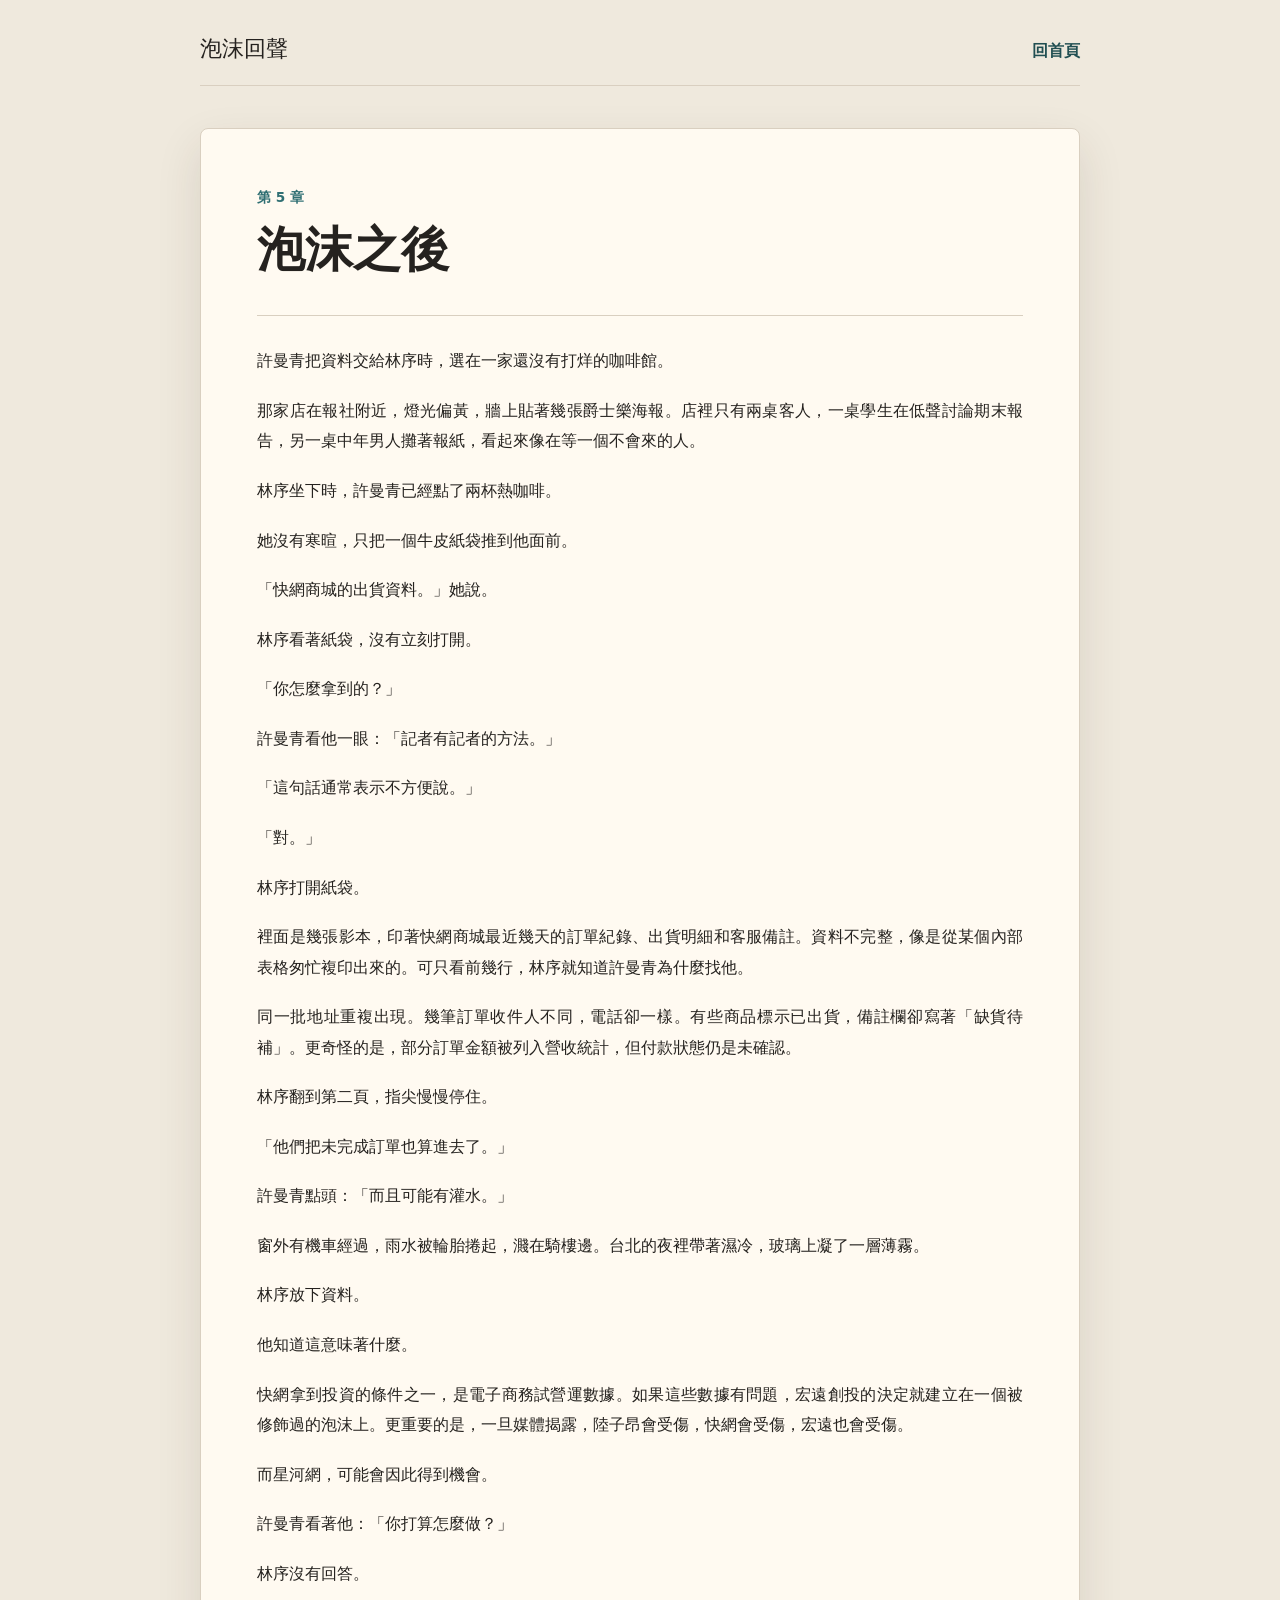
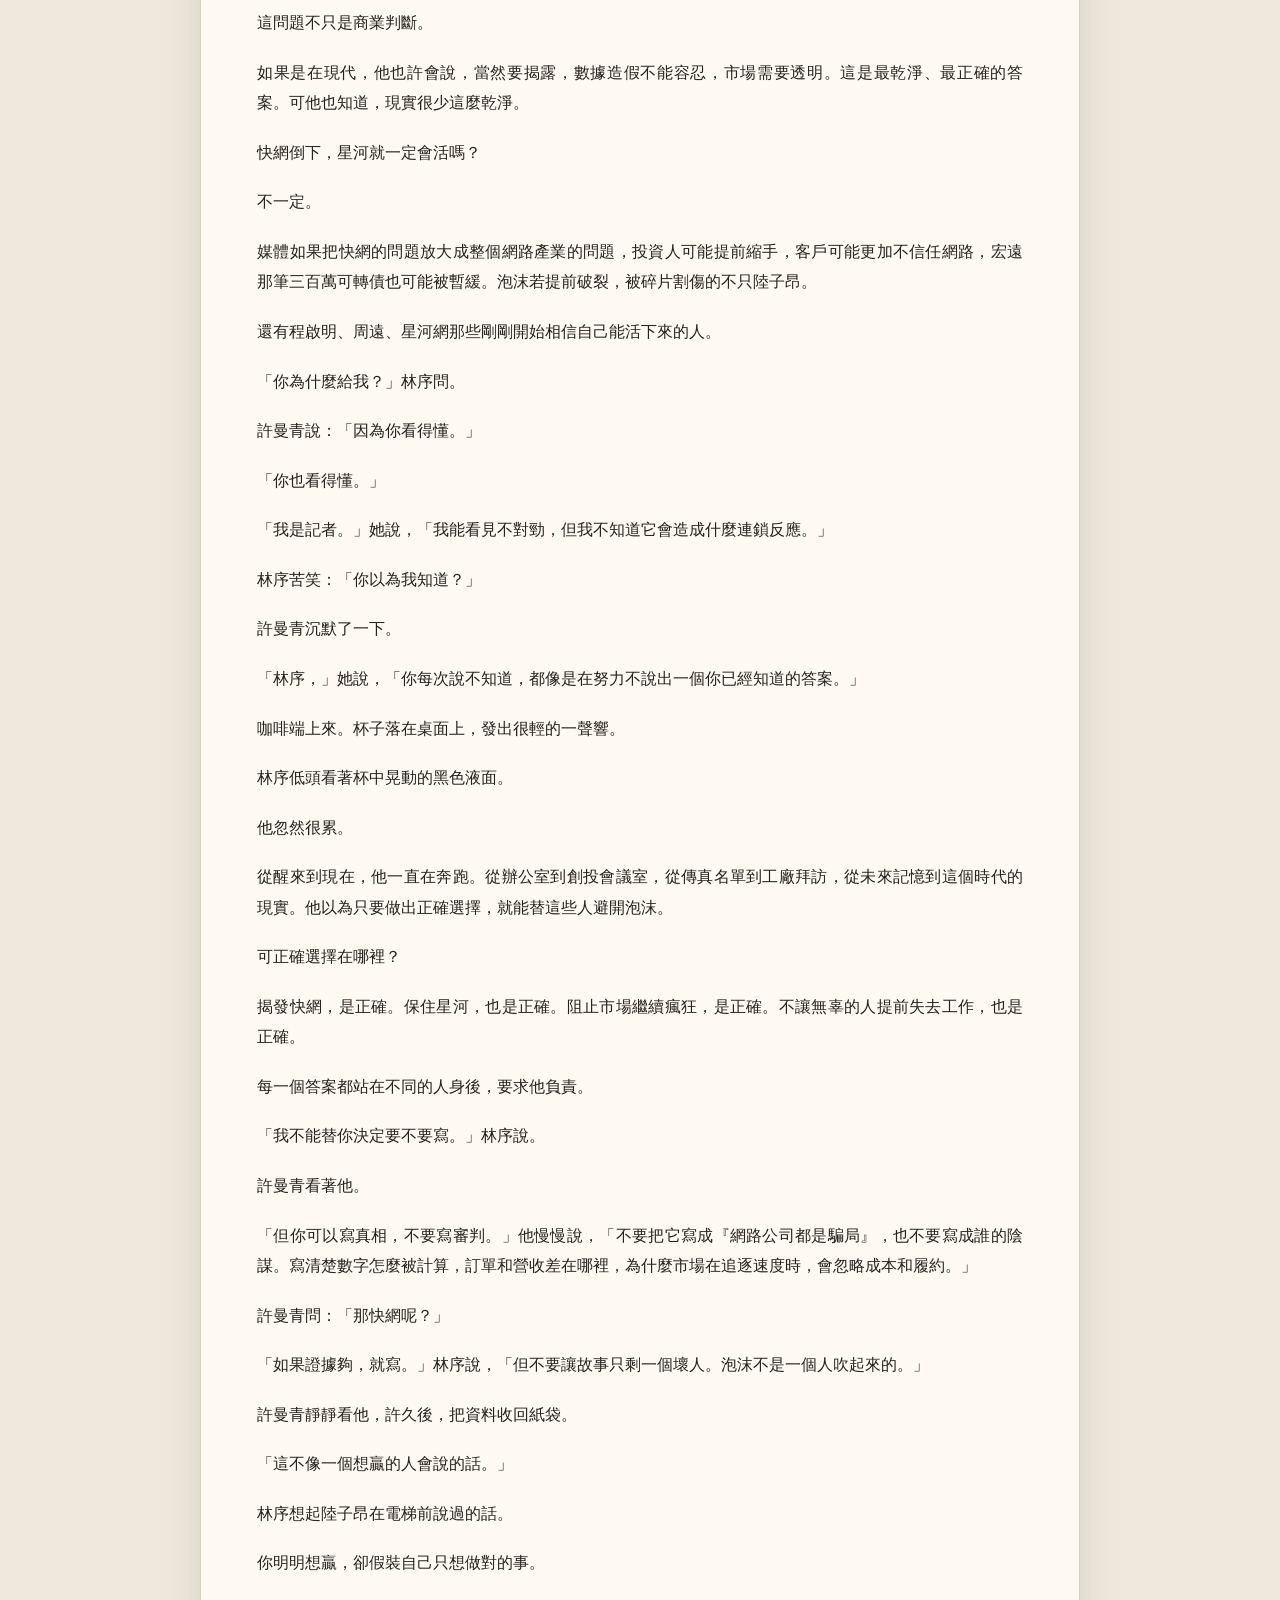
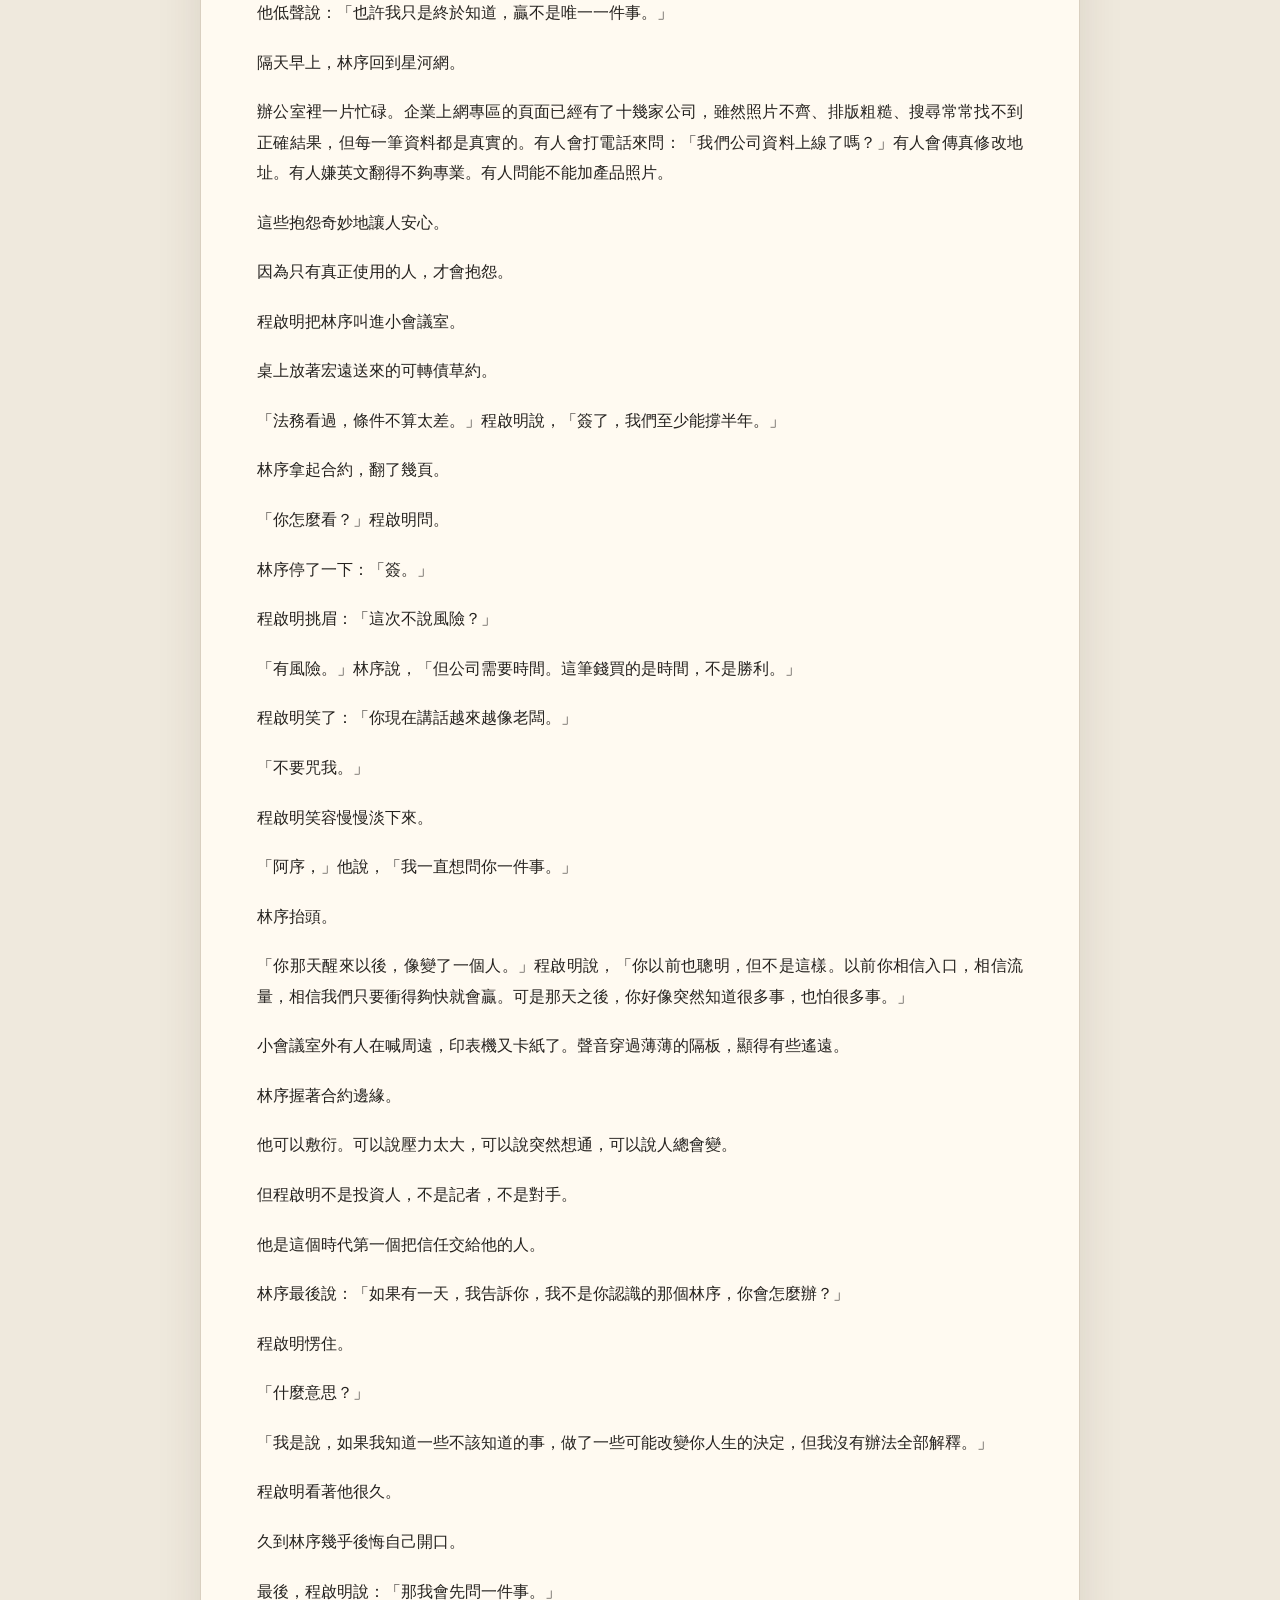
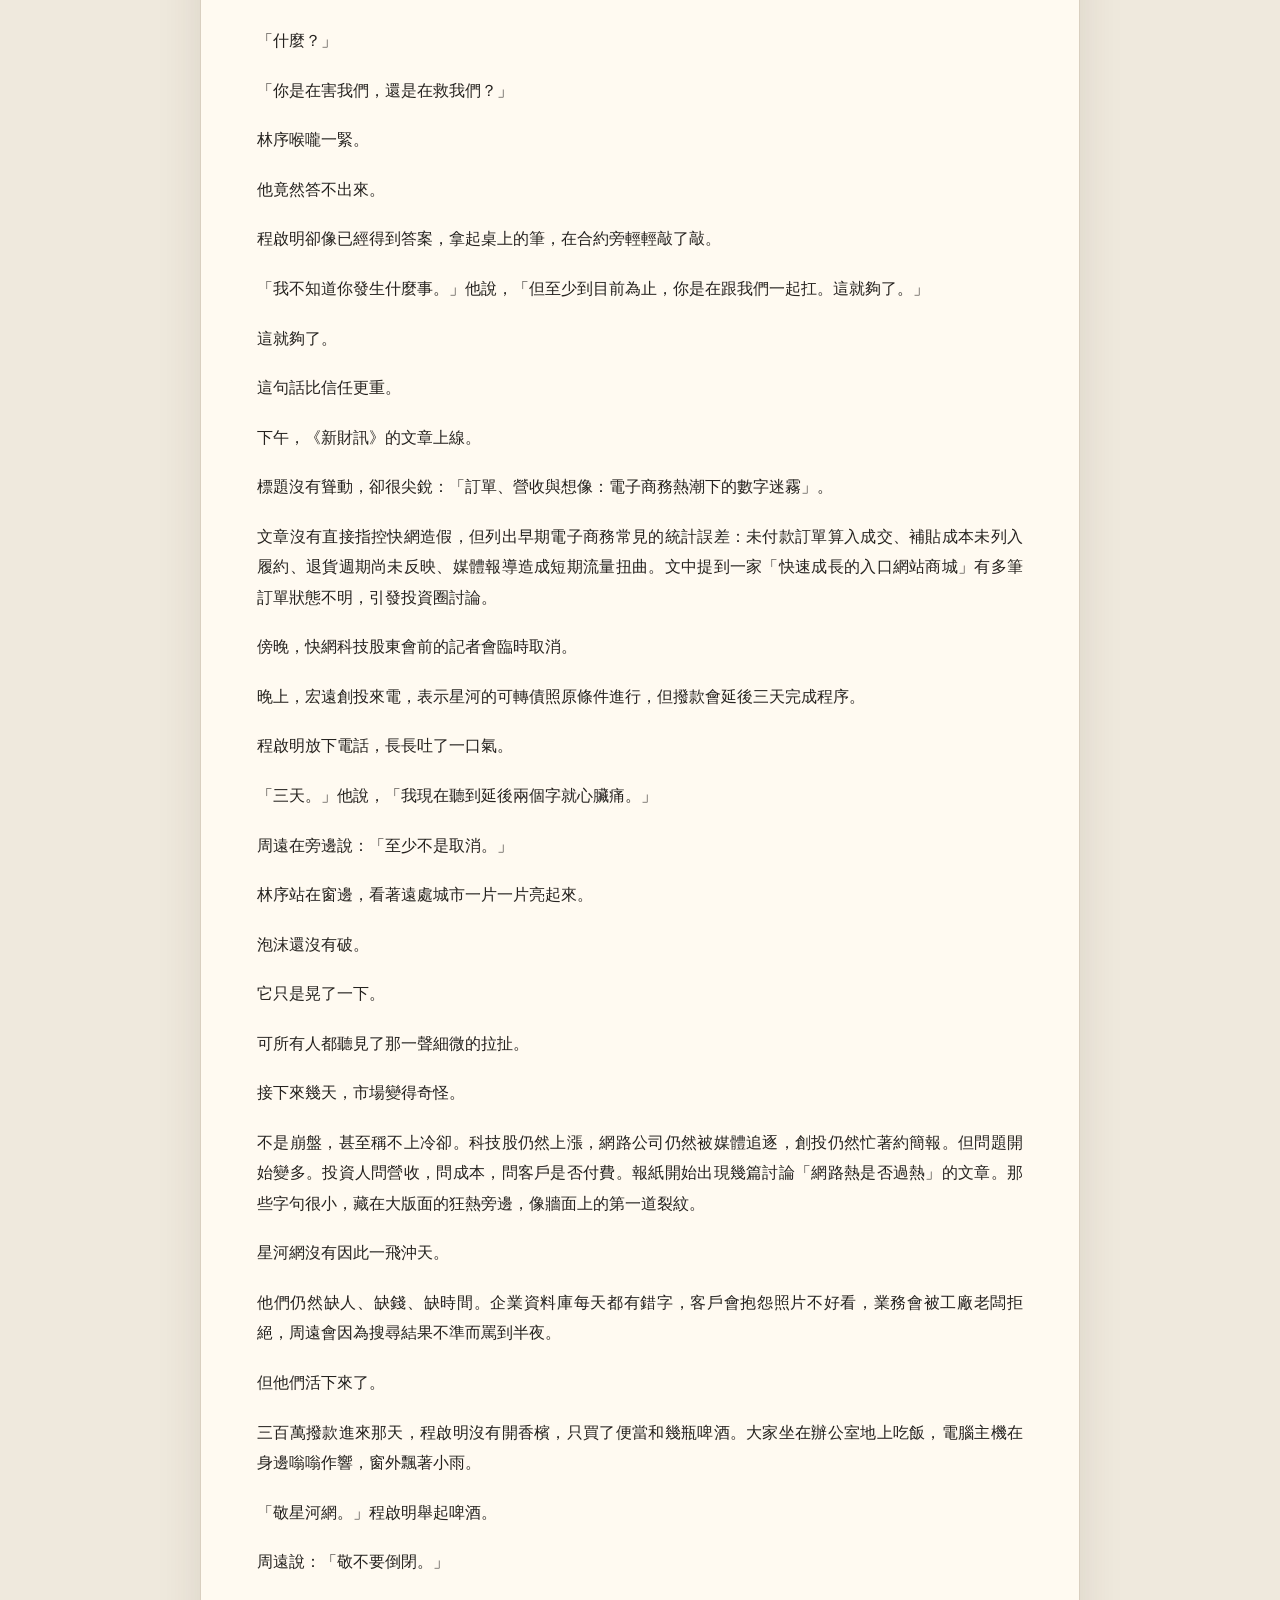
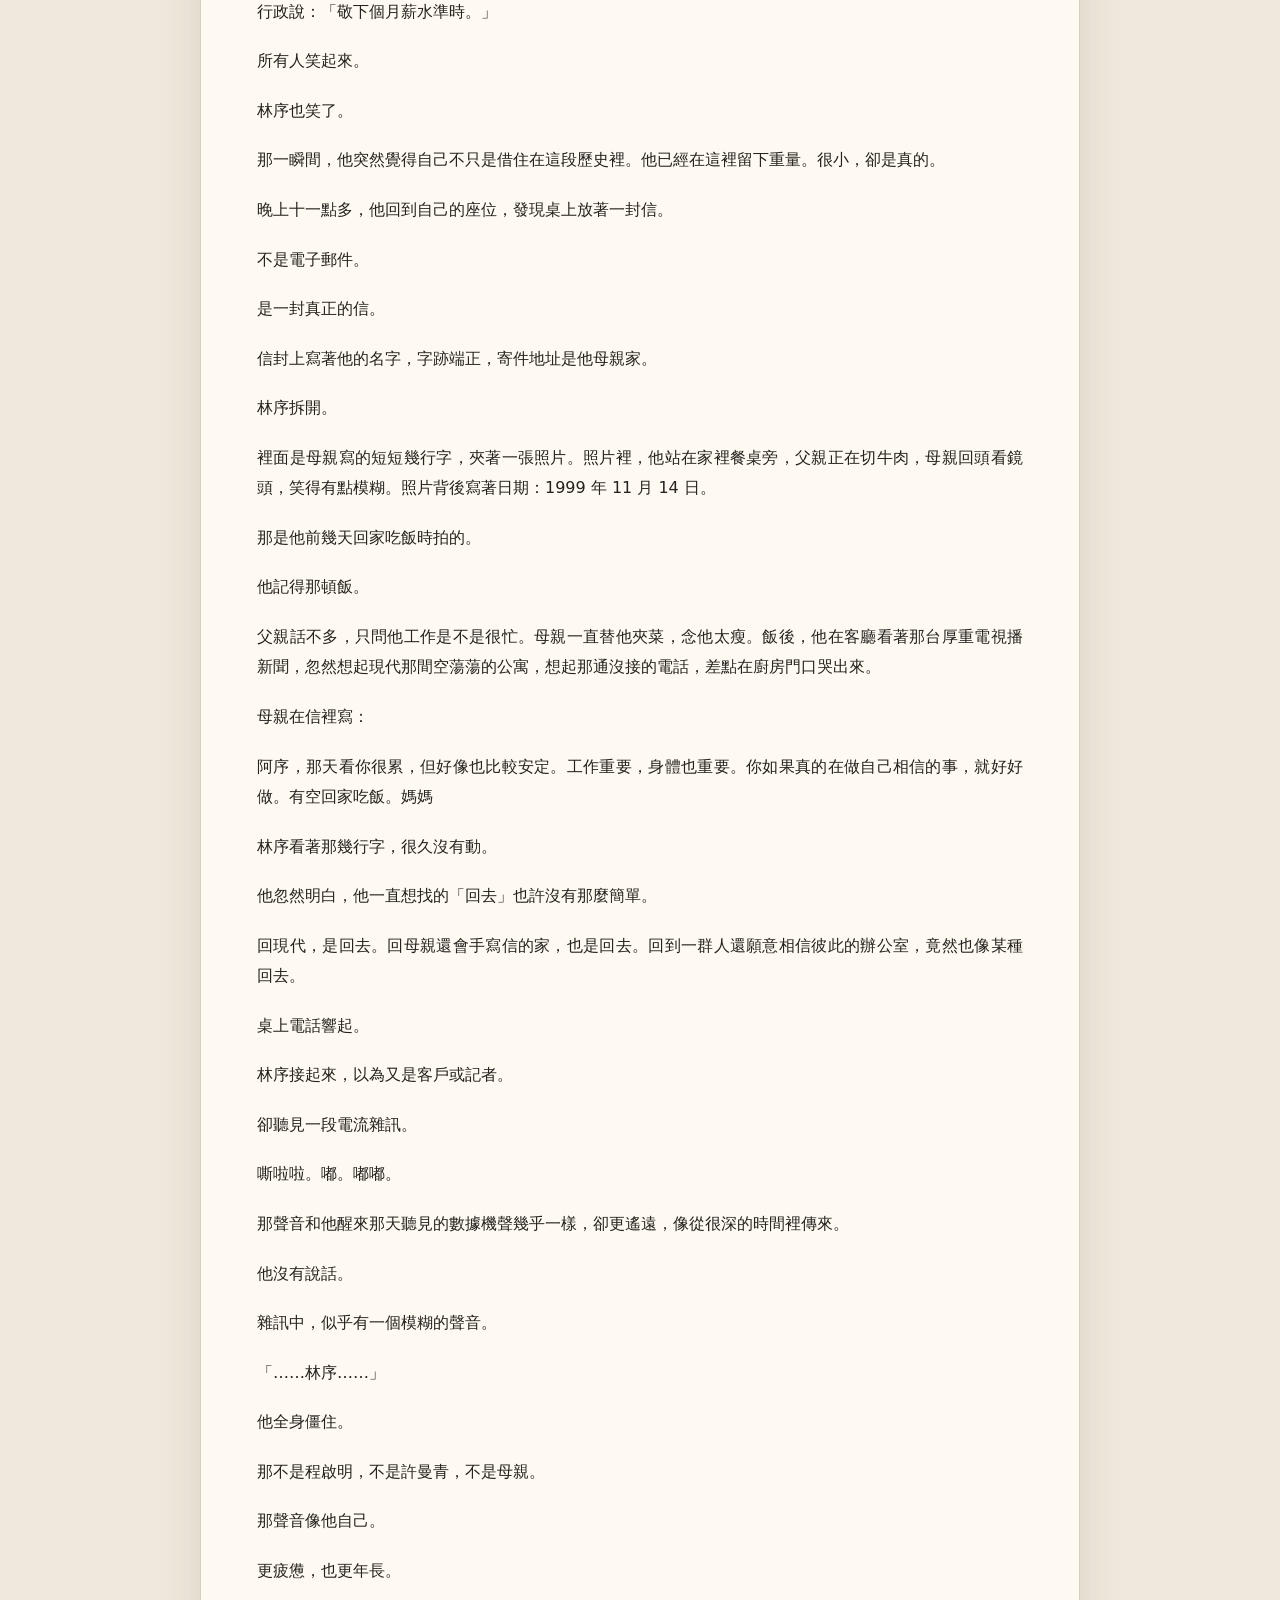
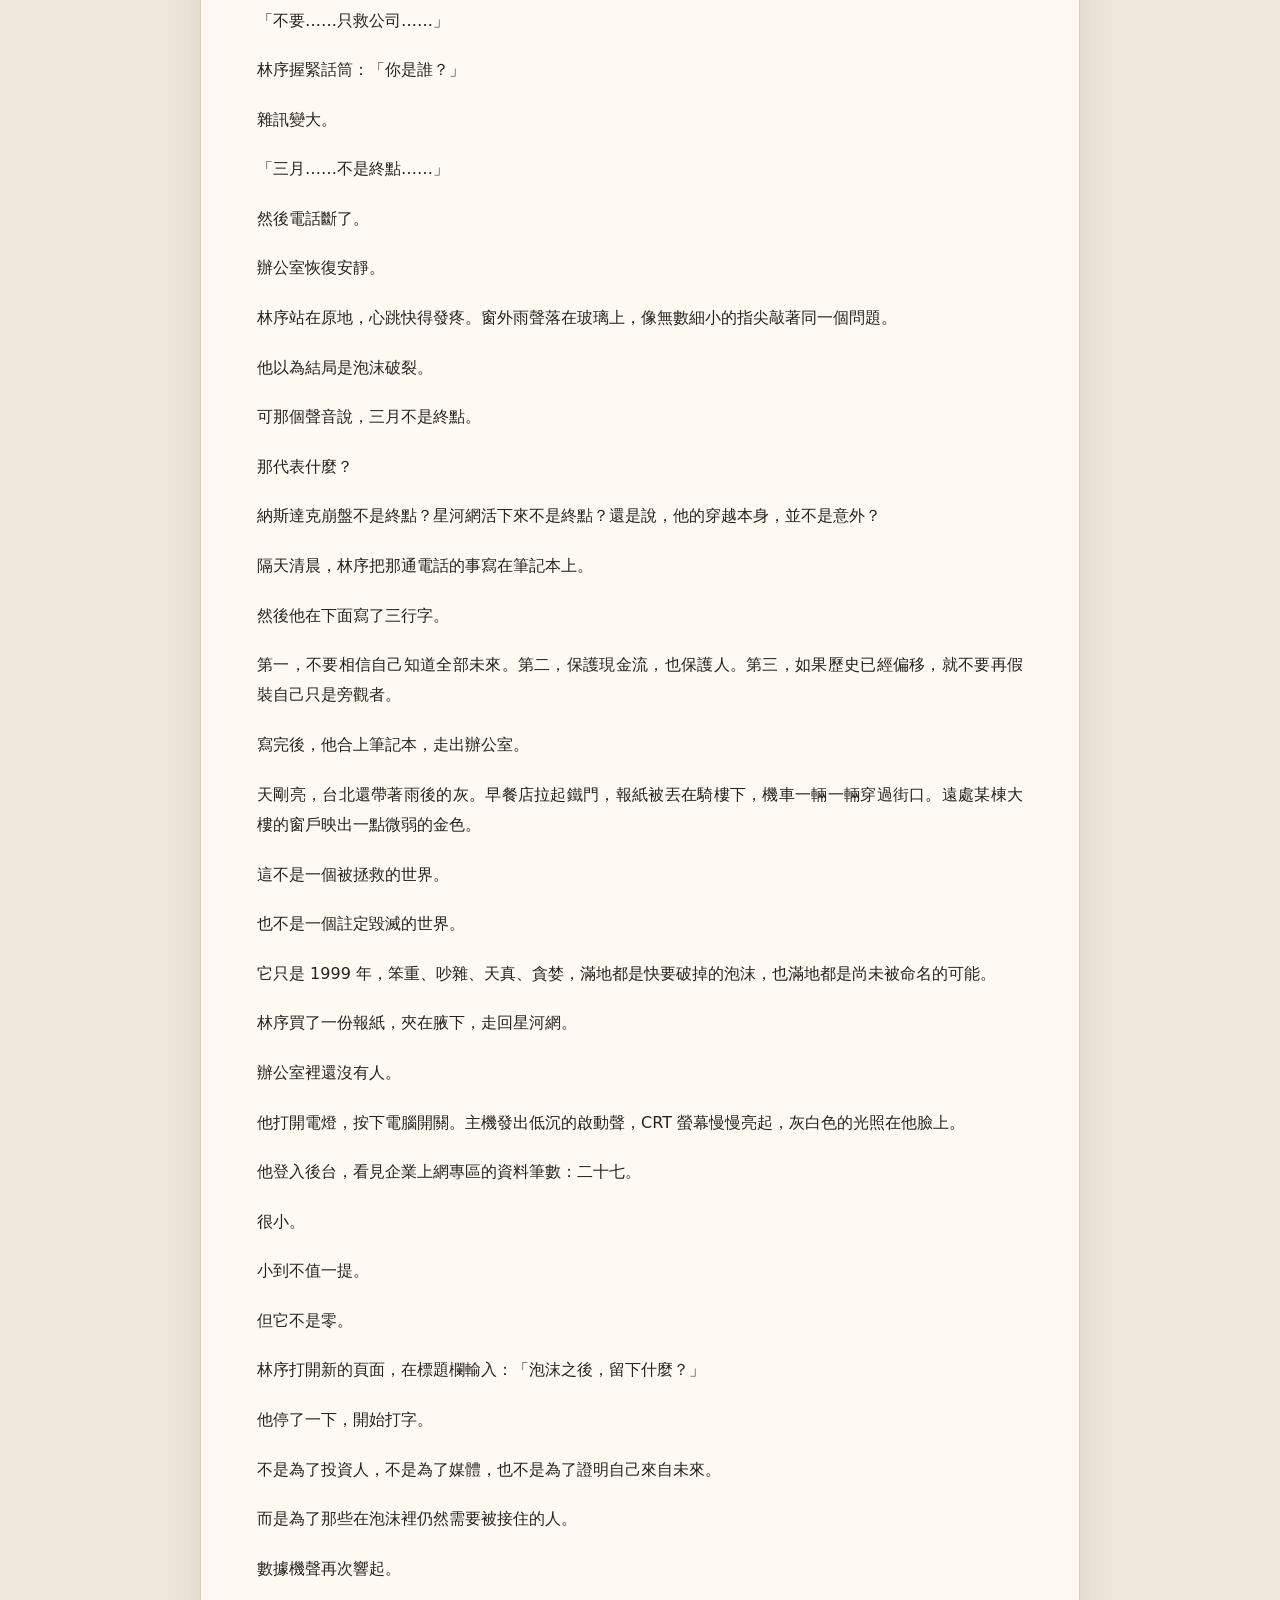
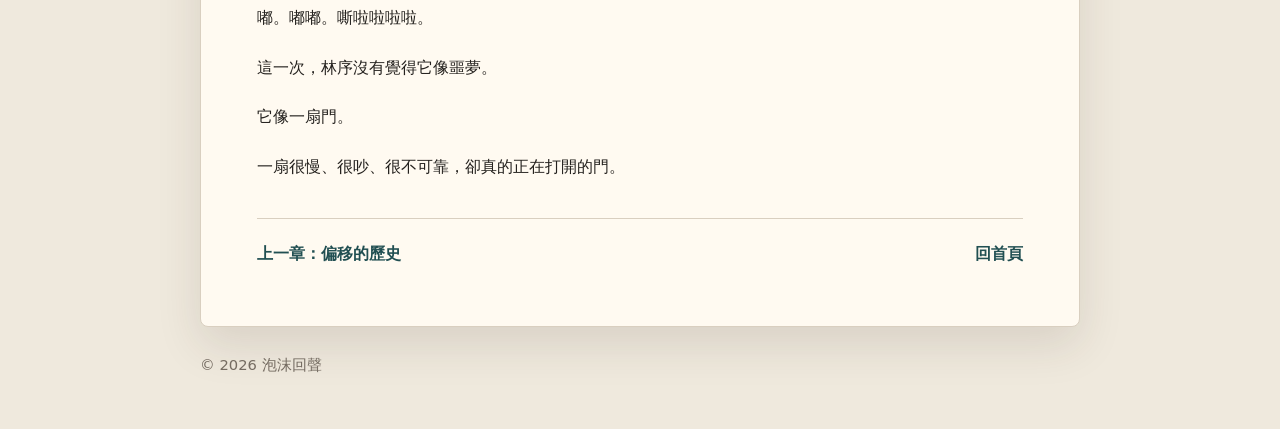
<file: chapter-05.html>
<!doctype html>
<html lang="zh-Hant">
  <head>
    <meta charset="utf-8" />
    <meta name="viewport" content="width=device-width, initial-scale=1" />
    <title>第 5 章　泡沫之後｜泡沫回聲</title>
    <link rel="stylesheet" href="site.css" />
  </head>
  <body>
    <header class="site-header">
      <div class="brand">
        <p class="brand-title">泡沫回聲</p>
        <a class="nav-link" href="index.html">回首頁</a>
      </div>
    </header>

    <main class="reader">
      <div class="reader-title">
        <p class="eyebrow">第 5 章</p>
        <h2>泡沫之後</h2>
      </div>

      <article class="chapter-body">
        <p>許曼青把資料交給林序時，選在一家還沒有打烊的咖啡館。</p>
        <p>那家店在報社附近，燈光偏黃，牆上貼著幾張爵士樂海報。店裡只有兩桌客人，一桌學生在低聲討論期末報告，另一桌中年男人攤著報紙，看起來像在等一個不會來的人。</p>
        <p>林序坐下時，許曼青已經點了兩杯熱咖啡。</p>
        <p>她沒有寒暄，只把一個牛皮紙袋推到他面前。</p>
        <p>「快網商城的出貨資料。」她說。</p>
        <p>林序看著紙袋，沒有立刻打開。</p>
        <p>「你怎麼拿到的？」</p>
        <p>許曼青看他一眼：「記者有記者的方法。」</p>
        <p>「這句話通常表示不方便說。」</p>
        <p>「對。」</p>
        <p>林序打開紙袋。</p>
        <p>裡面是幾張影本，印著快網商城最近幾天的訂單紀錄、出貨明細和客服備註。資料不完整，像是從某個內部表格匆忙複印出來的。可只看前幾行，林序就知道許曼青為什麼找他。</p>
        <p>同一批地址重複出現。幾筆訂單收件人不同，電話卻一樣。有些商品標示已出貨，備註欄卻寫著「缺貨待補」。更奇怪的是，部分訂單金額被列入營收統計，但付款狀態仍是未確認。</p>
        <p>林序翻到第二頁，指尖慢慢停住。</p>
        <p>「他們把未完成訂單也算進去了。」</p>
        <p>許曼青點頭：「而且可能有灌水。」</p>
        <p>窗外有機車經過，雨水被輪胎捲起，濺在騎樓邊。台北的夜裡帶著濕冷，玻璃上凝了一層薄霧。</p>
        <p>林序放下資料。</p>
        <p>他知道這意味著什麼。</p>
        <p>快網拿到投資的條件之一，是電子商務試營運數據。如果這些數據有問題，宏遠創投的決定就建立在一個被修飾過的泡沫上。更重要的是，一旦媒體揭露，陸子昂會受傷，快網會受傷，宏遠也會受傷。</p>
        <p>而星河網，可能會因此得到機會。</p>
        <p>許曼青看著他：「你打算怎麼做？」</p>
        <p>林序沒有回答。</p>
        <p>這問題不只是商業判斷。</p>
        <p>如果是在現代，他也許會說，當然要揭露，數據造假不能容忍，市場需要透明。這是最乾淨、最正確的答案。可他也知道，現實很少這麼乾淨。</p>
        <p>快網倒下，星河就一定會活嗎？</p>
        <p>不一定。</p>
        <p>媒體如果把快網的問題放大成整個網路產業的問題，投資人可能提前縮手，客戶可能更加不信任網路，宏遠那筆三百萬可轉債也可能被暫緩。泡沫若提前破裂，被碎片割傷的不只陸子昂。</p>
        <p>還有程啟明、周遠、星河網那些剛剛開始相信自己能活下來的人。</p>
        <p>「你為什麼給我？」林序問。</p>
        <p>許曼青說：「因為你看得懂。」</p>
        <p>「你也看得懂。」</p>
        <p>「我是記者。」她說，「我能看見不對勁，但我不知道它會造成什麼連鎖反應。」</p>
        <p>林序苦笑：「你以為我知道？」</p>
        <p>許曼青沉默了一下。</p>
        <p>「林序，」她說，「你每次說不知道，都像是在努力不說出一個你已經知道的答案。」</p>
        <p>咖啡端上來。杯子落在桌面上，發出很輕的一聲響。</p>
        <p>林序低頭看著杯中晃動的黑色液面。</p>
        <p>他忽然很累。</p>
        <p>從醒來到現在，他一直在奔跑。從辦公室到創投會議室，從傳真名單到工廠拜訪，從未來記憶到這個時代的現實。他以為只要做出正確選擇，就能替這些人避開泡沫。</p>
        <p>可正確選擇在哪裡？</p>
        <p>揭發快網，是正確。保住星河，也是正確。阻止市場繼續瘋狂，是正確。不讓無辜的人提前失去工作，也是正確。</p>
        <p>每一個答案都站在不同的人身後，要求他負責。</p>
        <p>「我不能替你決定要不要寫。」林序說。</p>
        <p>許曼青看著他。</p>
        <p>「但你可以寫真相，不要寫審判。」他慢慢說，「不要把它寫成『網路公司都是騙局』，也不要寫成誰的陰謀。寫清楚數字怎麼被計算，訂單和營收差在哪裡，為什麼市場在追逐速度時，會忽略成本和履約。」</p>
        <p>許曼青問：「那快網呢？」</p>
        <p>「如果證據夠，就寫。」林序說，「但不要讓故事只剩一個壞人。泡沫不是一個人吹起來的。」</p>
        <p>許曼青靜靜看他，許久後，把資料收回紙袋。</p>
        <p>「這不像一個想贏的人會說的話。」</p>
        <p>林序想起陸子昂在電梯前說過的話。</p>
        <p>你明明想贏，卻假裝自己只想做對的事。</p>
        <p>他低聲說：「也許我只是終於知道，贏不是唯一一件事。」</p>
        <p>隔天早上，林序回到星河網。</p>
        <p>辦公室裡一片忙碌。企業上網專區的頁面已經有了十幾家公司，雖然照片不齊、排版粗糙、搜尋常常找不到正確結果，但每一筆資料都是真實的。有人會打電話來問：「我們公司資料上線了嗎？」有人會傳真修改地址。有人嫌英文翻得不夠專業。有人問能不能加產品照片。</p>
        <p>這些抱怨奇妙地讓人安心。</p>
        <p>因為只有真正使用的人，才會抱怨。</p>
        <p>程啟明把林序叫進小會議室。</p>
        <p>桌上放著宏遠送來的可轉債草約。</p>
        <p>「法務看過，條件不算太差。」程啟明說，「簽了，我們至少能撐半年。」</p>
        <p>林序拿起合約，翻了幾頁。</p>
        <p>「你怎麼看？」程啟明問。</p>
        <p>林序停了一下：「簽。」</p>
        <p>程啟明挑眉：「這次不說風險？」</p>
        <p>「有風險。」林序說，「但公司需要時間。這筆錢買的是時間，不是勝利。」</p>
        <p>程啟明笑了：「你現在講話越來越像老闆。」</p>
        <p>「不要咒我。」</p>
        <p>程啟明笑容慢慢淡下來。</p>
        <p>「阿序，」他說，「我一直想問你一件事。」</p>
        <p>林序抬頭。</p>
        <p>「你那天醒來以後，像變了一個人。」程啟明說，「你以前也聰明，但不是這樣。以前你相信入口，相信流量，相信我們只要衝得夠快就會贏。可是那天之後，你好像突然知道很多事，也怕很多事。」</p>
        <p>小會議室外有人在喊周遠，印表機又卡紙了。聲音穿過薄薄的隔板，顯得有些遙遠。</p>
        <p>林序握著合約邊緣。</p>
        <p>他可以敷衍。可以說壓力太大，可以說突然想通，可以說人總會變。</p>
        <p>但程啟明不是投資人，不是記者，不是對手。</p>
        <p>他是這個時代第一個把信任交給他的人。</p>
        <p>林序最後說：「如果有一天，我告訴你，我不是你認識的那個林序，你會怎麼辦？」</p>
        <p>程啟明愣住。</p>
        <p>「什麼意思？」</p>
        <p>「我是說，如果我知道一些不該知道的事，做了一些可能改變你人生的決定，但我沒有辦法全部解釋。」</p>
        <p>程啟明看著他很久。</p>
        <p>久到林序幾乎後悔自己開口。</p>
        <p>最後，程啟明說：「那我會先問一件事。」</p>
        <p>「什麼？」</p>
        <p>「你是在害我們，還是在救我們？」</p>
        <p>林序喉嚨一緊。</p>
        <p>他竟然答不出來。</p>
        <p>程啟明卻像已經得到答案，拿起桌上的筆，在合約旁輕輕敲了敲。</p>
        <p>「我不知道你發生什麼事。」他說，「但至少到目前為止，你是在跟我們一起扛。這就夠了。」</p>
        <p>這就夠了。</p>
        <p>這句話比信任更重。</p>
        <p>下午，《新財訊》的文章上線。</p>
        <p>標題沒有聳動，卻很尖銳：「訂單、營收與想像：電子商務熱潮下的數字迷霧」。</p>
        <p>文章沒有直接指控快網造假，但列出早期電子商務常見的統計誤差：未付款訂單算入成交、補貼成本未列入履約、退貨週期尚未反映、媒體報導造成短期流量扭曲。文中提到一家「快速成長的入口網站商城」有多筆訂單狀態不明，引發投資圈討論。</p>
        <p>傍晚，快網科技股東會前的記者會臨時取消。</p>
        <p>晚上，宏遠創投來電，表示星河的可轉債照原條件進行，但撥款會延後三天完成程序。</p>
        <p>程啟明放下電話，長長吐了一口氣。</p>
        <p>「三天。」他說，「我現在聽到延後兩個字就心臟痛。」</p>
        <p>周遠在旁邊說：「至少不是取消。」</p>
        <p>林序站在窗邊，看著遠處城市一片一片亮起來。</p>
        <p>泡沫還沒有破。</p>
        <p>它只是晃了一下。</p>
        <p>可所有人都聽見了那一聲細微的拉扯。</p>
        <p>接下來幾天，市場變得奇怪。</p>
        <p>不是崩盤，甚至稱不上冷卻。科技股仍然上漲，網路公司仍然被媒體追逐，創投仍然忙著約簡報。但問題開始變多。投資人問營收，問成本，問客戶是否付費。報紙開始出現幾篇討論「網路熱是否過熱」的文章。那些字句很小，藏在大版面的狂熱旁邊，像牆面上的第一道裂紋。</p>
        <p>星河網沒有因此一飛沖天。</p>
        <p>他們仍然缺人、缺錢、缺時間。企業資料庫每天都有錯字，客戶會抱怨照片不好看，業務會被工廠老闆拒絕，周遠會因為搜尋結果不準而罵到半夜。</p>
        <p>但他們活下來了。</p>
        <p>三百萬撥款進來那天，程啟明沒有開香檳，只買了便當和幾瓶啤酒。大家坐在辦公室地上吃飯，電腦主機在身邊嗡嗡作響，窗外飄著小雨。</p>
        <p>「敬星河網。」程啟明舉起啤酒。</p>
        <p>周遠說：「敬不要倒閉。」</p>
        <p>行政說：「敬下個月薪水準時。」</p>
        <p>所有人笑起來。</p>
        <p>林序也笑了。</p>
        <p>那一瞬間，他突然覺得自己不只是借住在這段歷史裡。他已經在這裡留下重量。很小，卻是真的。</p>
        <p>晚上十一點多，他回到自己的座位，發現桌上放著一封信。</p>
        <p>不是電子郵件。</p>
        <p>是一封真正的信。</p>
        <p>信封上寫著他的名字，字跡端正，寄件地址是他母親家。</p>
        <p>林序拆開。</p>
        <p>裡面是母親寫的短短幾行字，夾著一張照片。照片裡，他站在家裡餐桌旁，父親正在切牛肉，母親回頭看鏡頭，笑得有點模糊。照片背後寫著日期：1999 年 11 月 14 日。</p>
        <p>那是他前幾天回家吃飯時拍的。</p>
        <p>他記得那頓飯。</p>
        <p>父親話不多，只問他工作是不是很忙。母親一直替他夾菜，念他太瘦。飯後，他在客廳看著那台厚重電視播新聞，忽然想起現代那間空蕩蕩的公寓，想起那通沒接的電話，差點在廚房門口哭出來。</p>
        <p>母親在信裡寫：</p>
        <p>阿序，那天看你很累，但好像也比較安定。工作重要，身體也重要。你如果真的在做自己相信的事，就好好做。有空回家吃飯。媽媽</p>
        <p>林序看著那幾行字，很久沒有動。</p>
        <p>他忽然明白，他一直想找的「回去」也許沒有那麼簡單。</p>
        <p>回現代，是回去。回母親還會手寫信的家，也是回去。回到一群人還願意相信彼此的辦公室，竟然也像某種回去。</p>
        <p>桌上電話響起。</p>
        <p>林序接起來，以為又是客戶或記者。</p>
        <p>卻聽見一段電流雜訊。</p>
        <p>嘶啦啦。嘟。嘟嘟。</p>
        <p>那聲音和他醒來那天聽見的數據機聲幾乎一樣，卻更遙遠，像從很深的時間裡傳來。</p>
        <p>他沒有說話。</p>
        <p>雜訊中，似乎有一個模糊的聲音。</p>
        <p>「……林序……」</p>
        <p>他全身僵住。</p>
        <p>那不是程啟明，不是許曼青，不是母親。</p>
        <p>那聲音像他自己。</p>
        <p>更疲憊，也更年長。</p>
        <p>「不要……只救公司……」</p>
        <p>林序握緊話筒：「你是誰？」</p>
        <p>雜訊變大。</p>
        <p>「三月……不是終點……」</p>
        <p>然後電話斷了。</p>
        <p>辦公室恢復安靜。</p>
        <p>林序站在原地，心跳快得發疼。窗外雨聲落在玻璃上，像無數細小的指尖敲著同一個問題。</p>
        <p>他以為結局是泡沫破裂。</p>
        <p>可那個聲音說，三月不是終點。</p>
        <p>那代表什麼？</p>
        <p>納斯達克崩盤不是終點？星河網活下來不是終點？還是說，他的穿越本身，並不是意外？</p>
        <p>隔天清晨，林序把那通電話的事寫在筆記本上。</p>
        <p>然後他在下面寫了三行字。</p>
        <p>第一，不要相信自己知道全部未來。第二，保護現金流，也保護人。第三，如果歷史已經偏移，就不要再假裝自己只是旁觀者。</p>
        <p>寫完後，他合上筆記本，走出辦公室。</p>
        <p>天剛亮，台北還帶著雨後的灰。早餐店拉起鐵門，報紙被丟在騎樓下，機車一輛一輛穿過街口。遠處某棟大樓的窗戶映出一點微弱的金色。</p>
        <p>這不是一個被拯救的世界。</p>
        <p>也不是一個註定毀滅的世界。</p>
        <p>它只是 1999 年，笨重、吵雜、天真、貪婪，滿地都是快要破掉的泡沫，也滿地都是尚未被命名的可能。</p>
        <p>林序買了一份報紙，夾在腋下，走回星河網。</p>
        <p>辦公室裡還沒有人。</p>
        <p>他打開電燈，按下電腦開關。主機發出低沉的啟動聲，CRT 螢幕慢慢亮起，灰白色的光照在他臉上。</p>
        <p>他登入後台，看見企業上網專區的資料筆數：二十七。</p>
        <p>很小。</p>
        <p>小到不值一提。</p>
        <p>但它不是零。</p>
        <p>林序打開新的頁面，在標題欄輸入：「泡沫之後，留下什麼？」</p>
        <p>他停了一下，開始打字。</p>
        <p>不是為了投資人，不是為了媒體，也不是為了證明自己來自未來。</p>
        <p>而是為了那些在泡沫裡仍然需要被接住的人。</p>
        <p>數據機聲再次響起。</p>
        <p>嘟。嘟嘟。嘶啦啦啦啦。</p>
        <p>這一次，林序沒有覺得它像噩夢。</p>
        <p>它像一扇門。</p>
        <p>一扇很慢、很吵、很不可靠，卻真的正在打開的門。</p>
      </article>

      <nav class="reader-nav" aria-label="章節導覽">
        <a href="chapter-04.html">上一章：偏移的歷史</a>
        <a href="index.html">回首頁</a>
      </nav>
    </main>

    <footer class="site-footer">
      <p>© 2026 泡沫回聲</p>
    </footer>
  </body>
</html>
</file>
<file: site.css>
:root {
  color-scheme: light;
  --paper: #fffaf1;
  --ink: #25221f;
  --muted: #746b61;
  --line: #d9cfc0;
  --accent: #2f6f73;
  --accent-dark: #214f52;
  --bg: #efe9dd;
}

* {
  box-sizing: border-box;
}

body {
  margin: 0;
  background: var(--bg);
  color: var(--ink);
  font-family:
    "Microsoft JhengHei",
    "PingFang TC",
    "Noto Sans TC",
    system-ui,
    sans-serif;
  line-height: 1.9;
}

a {
  color: var(--accent-dark);
  font-weight: 700;
  text-decoration: none;
}

a:hover {
  text-decoration: underline;
}

.site-header,
.site-footer {
  width: min(880px, calc(100% - 32px));
  margin: 0 auto;
}

.site-header {
  padding: 28px 0 18px;
}

.brand {
  display: flex;
  align-items: baseline;
  justify-content: space-between;
  gap: 16px;
  border-bottom: 1px solid var(--line);
  padding-bottom: 16px;
}

.brand-title {
  margin: 0;
  font-size: 1.35rem;
  letter-spacing: 0;
}

.nav-link {
  white-space: nowrap;
}

.hero,
.reader {
  width: min(880px, calc(100% - 32px));
  margin: 24px auto;
  background: var(--paper);
  border: 1px solid var(--line);
  border-radius: 8px;
  padding: clamp(24px, 5vw, 56px);
  box-shadow: 0 18px 45px rgba(55, 45, 34, 0.12);
}

.eyebrow {
  margin: 0 0 10px;
  color: var(--accent);
  font-size: 0.85rem;
  font-weight: 700;
}

h1 {
  margin: 0;
  font-size: clamp(2.2rem, 7vw, 4.5rem);
  line-height: 1.1;
}

h2 {
  margin: 0 0 18px;
  font-size: clamp(1.8rem, 5vw, 3rem);
  line-height: 1.18;
}

.subtitle {
  max-width: 680px;
  margin: 22px 0 0;
  color: var(--muted);
  font-size: 1.08rem;
}

.chapter-list {
  display: grid;
  gap: 12px;
  margin-top: 36px;
}

.chapter-card {
  display: block;
  border: 1px solid var(--line);
  border-radius: 8px;
  background: #ffffff;
  padding: 16px 18px;
}

.chapter-card span {
  display: block;
  color: var(--muted);
  font-size: 0.92rem;
  font-weight: 400;
}

.reader-title {
  border-bottom: 1px solid var(--line);
  margin-bottom: 30px;
  padding-bottom: 20px;
}

.chapter-body p {
  margin: 0 0 1.2em;
  text-align: justify;
}

.reader-nav {
  display: flex;
  justify-content: space-between;
  gap: 16px;
  border-top: 1px solid var(--line);
  margin-top: 36px;
  padding-top: 20px;
}

.site-footer {
  color: var(--muted);
  font-size: 0.92rem;
  padding: 0 0 36px;
}

@media (max-width: 640px) {
  .brand {
    align-items: flex-start;
    flex-direction: column;
  }

  .reader-nav {
    flex-direction: column;
  }
}
</file>
